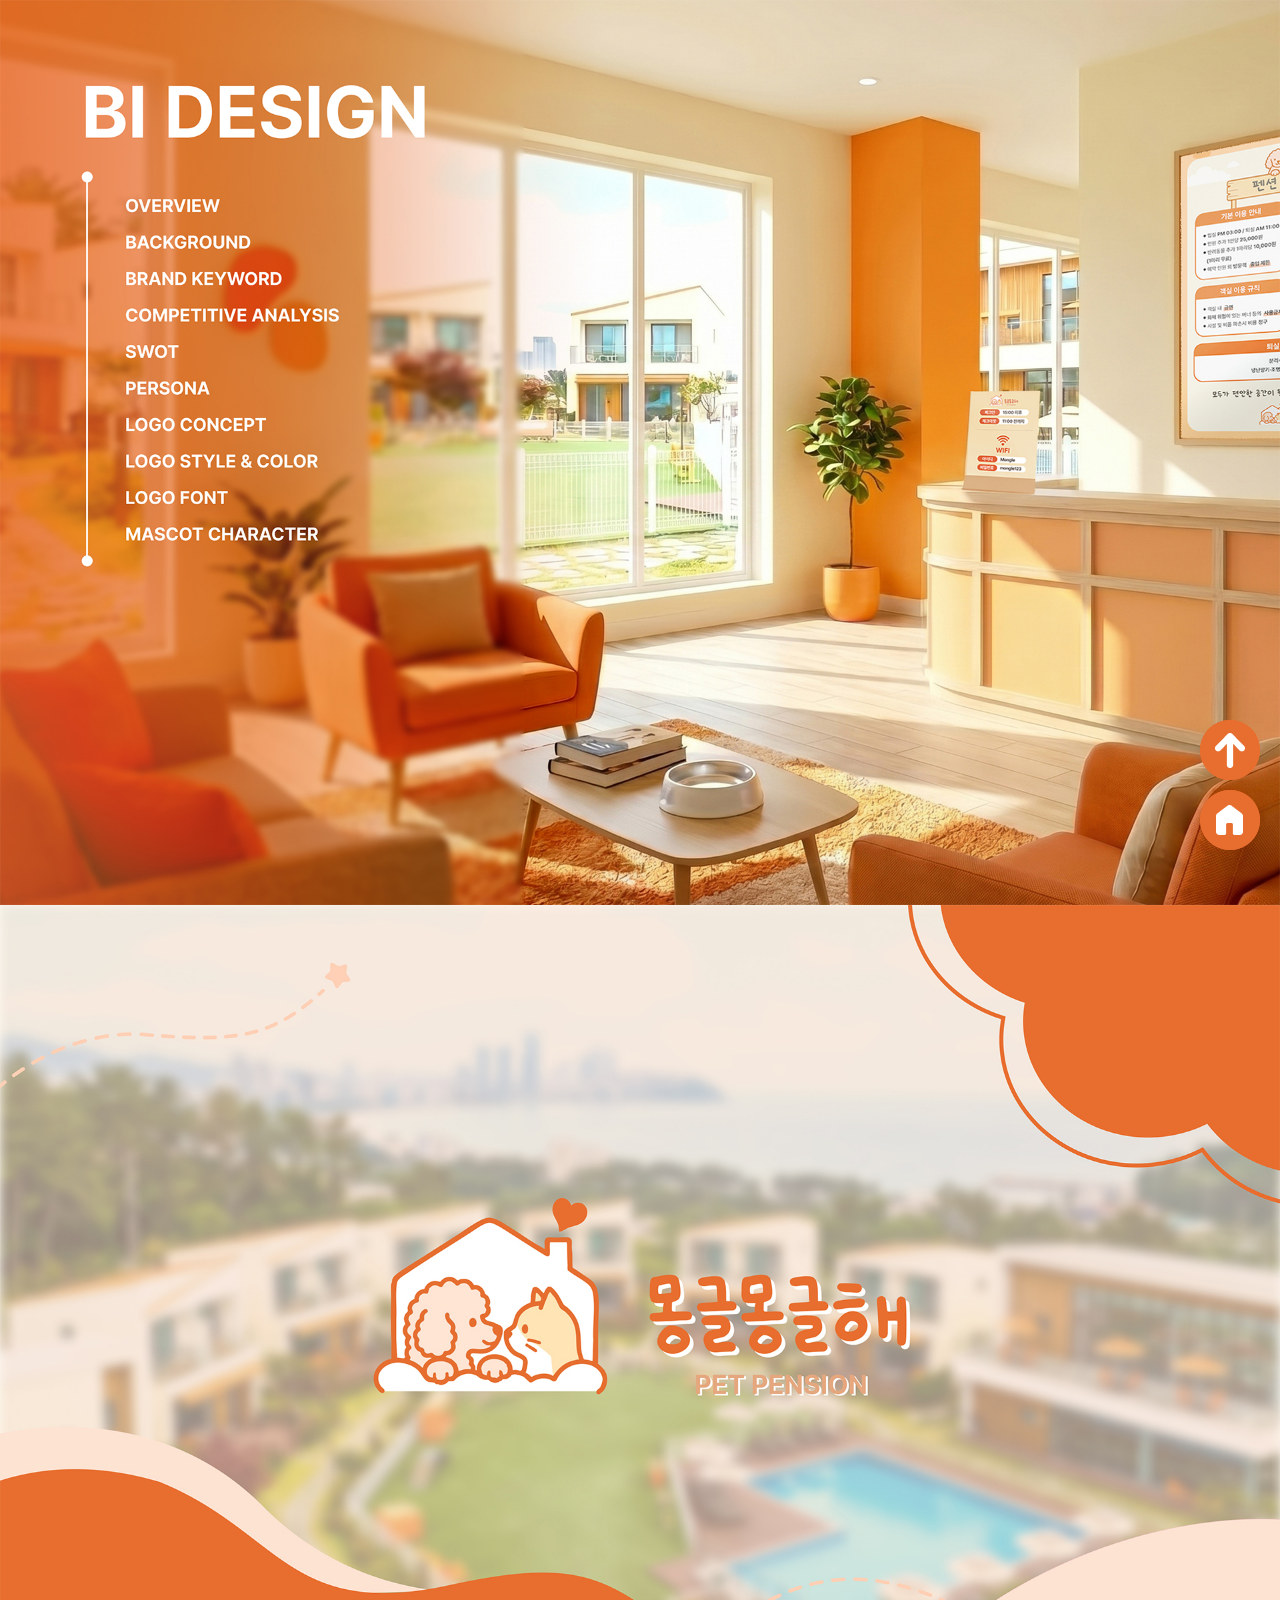
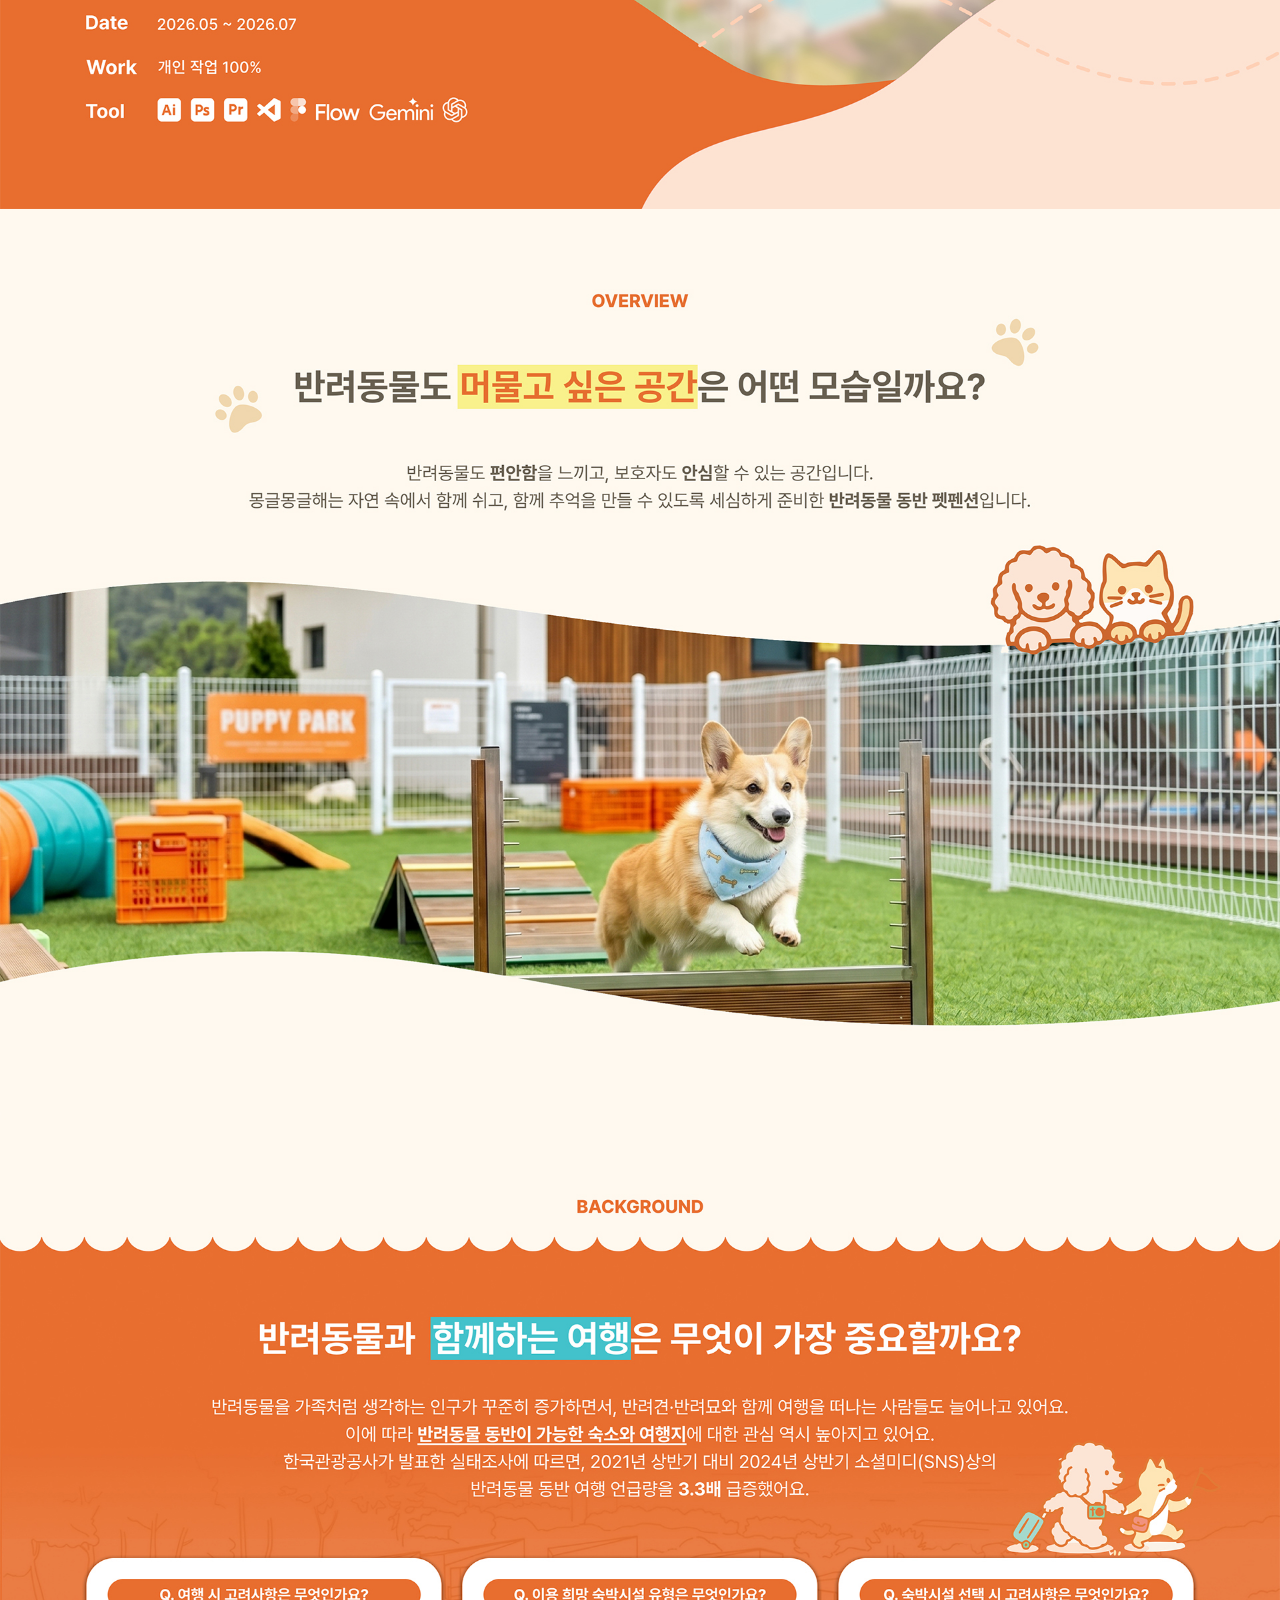
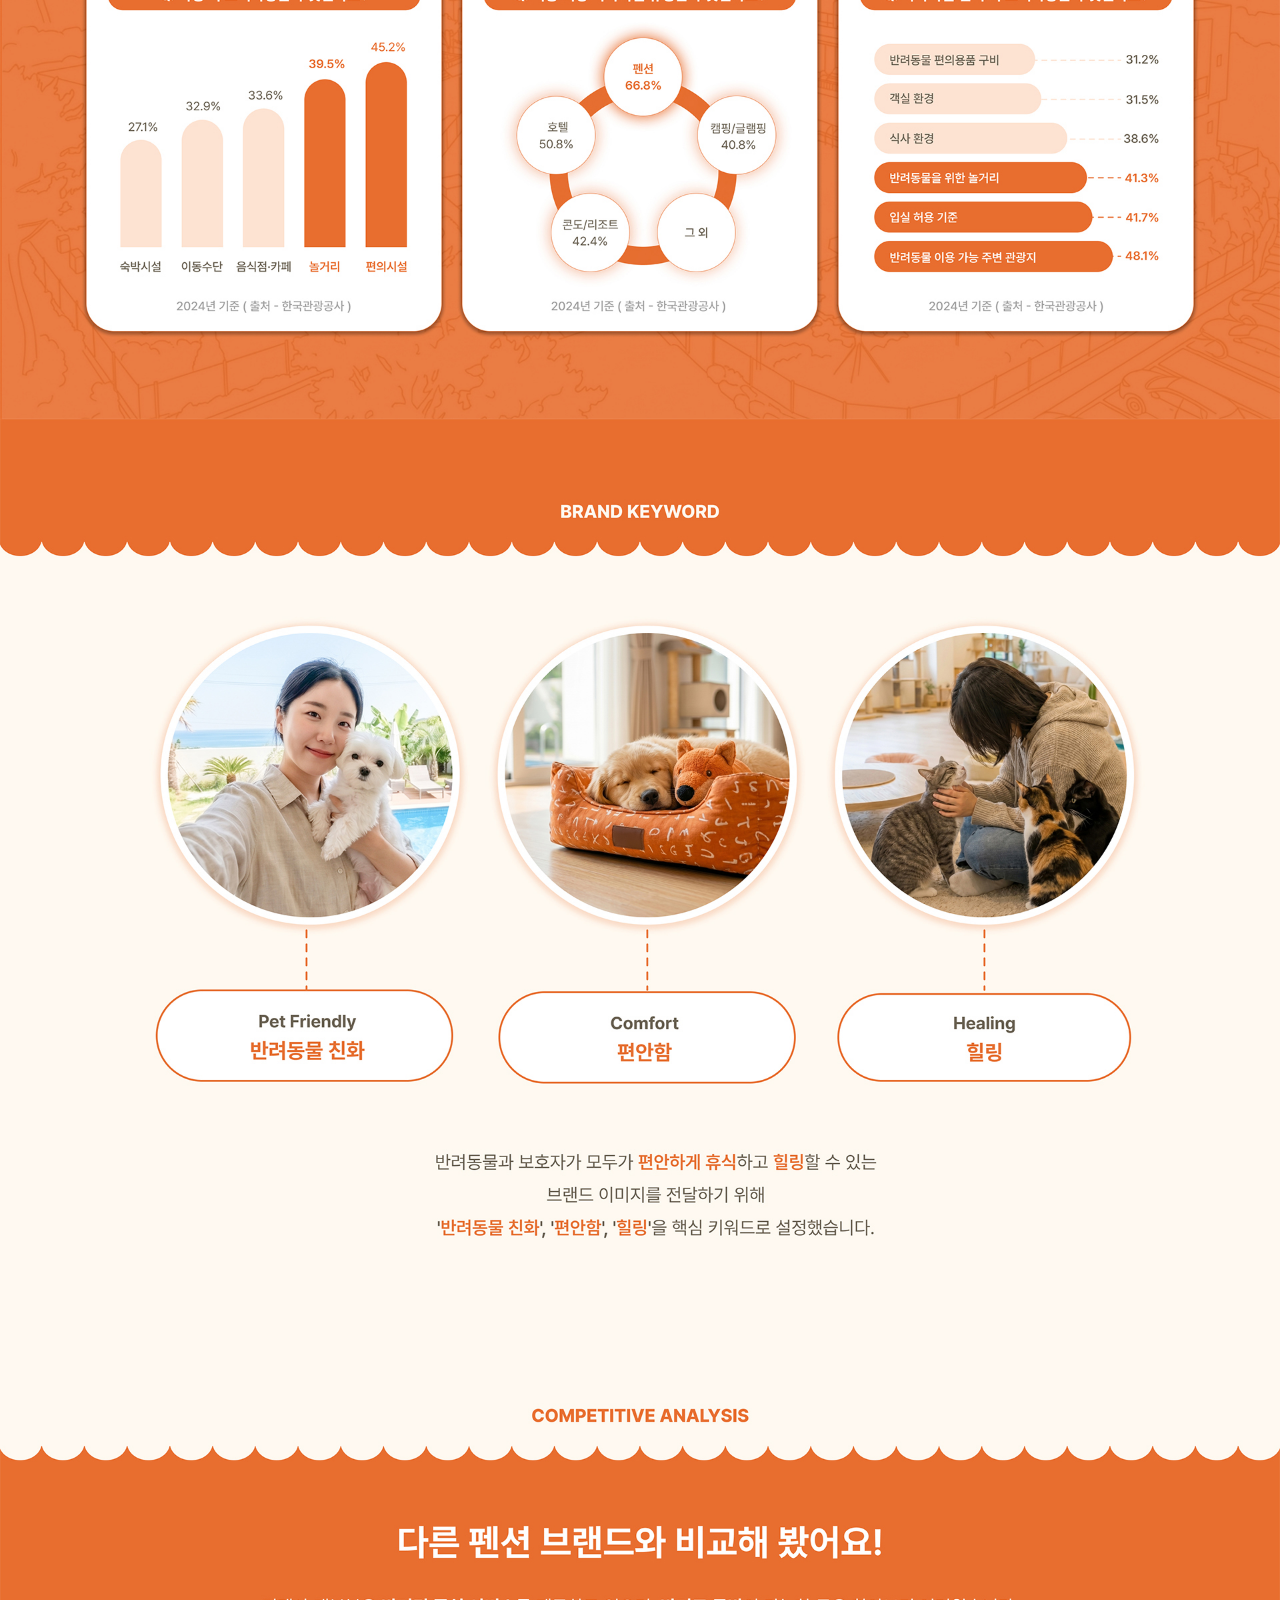
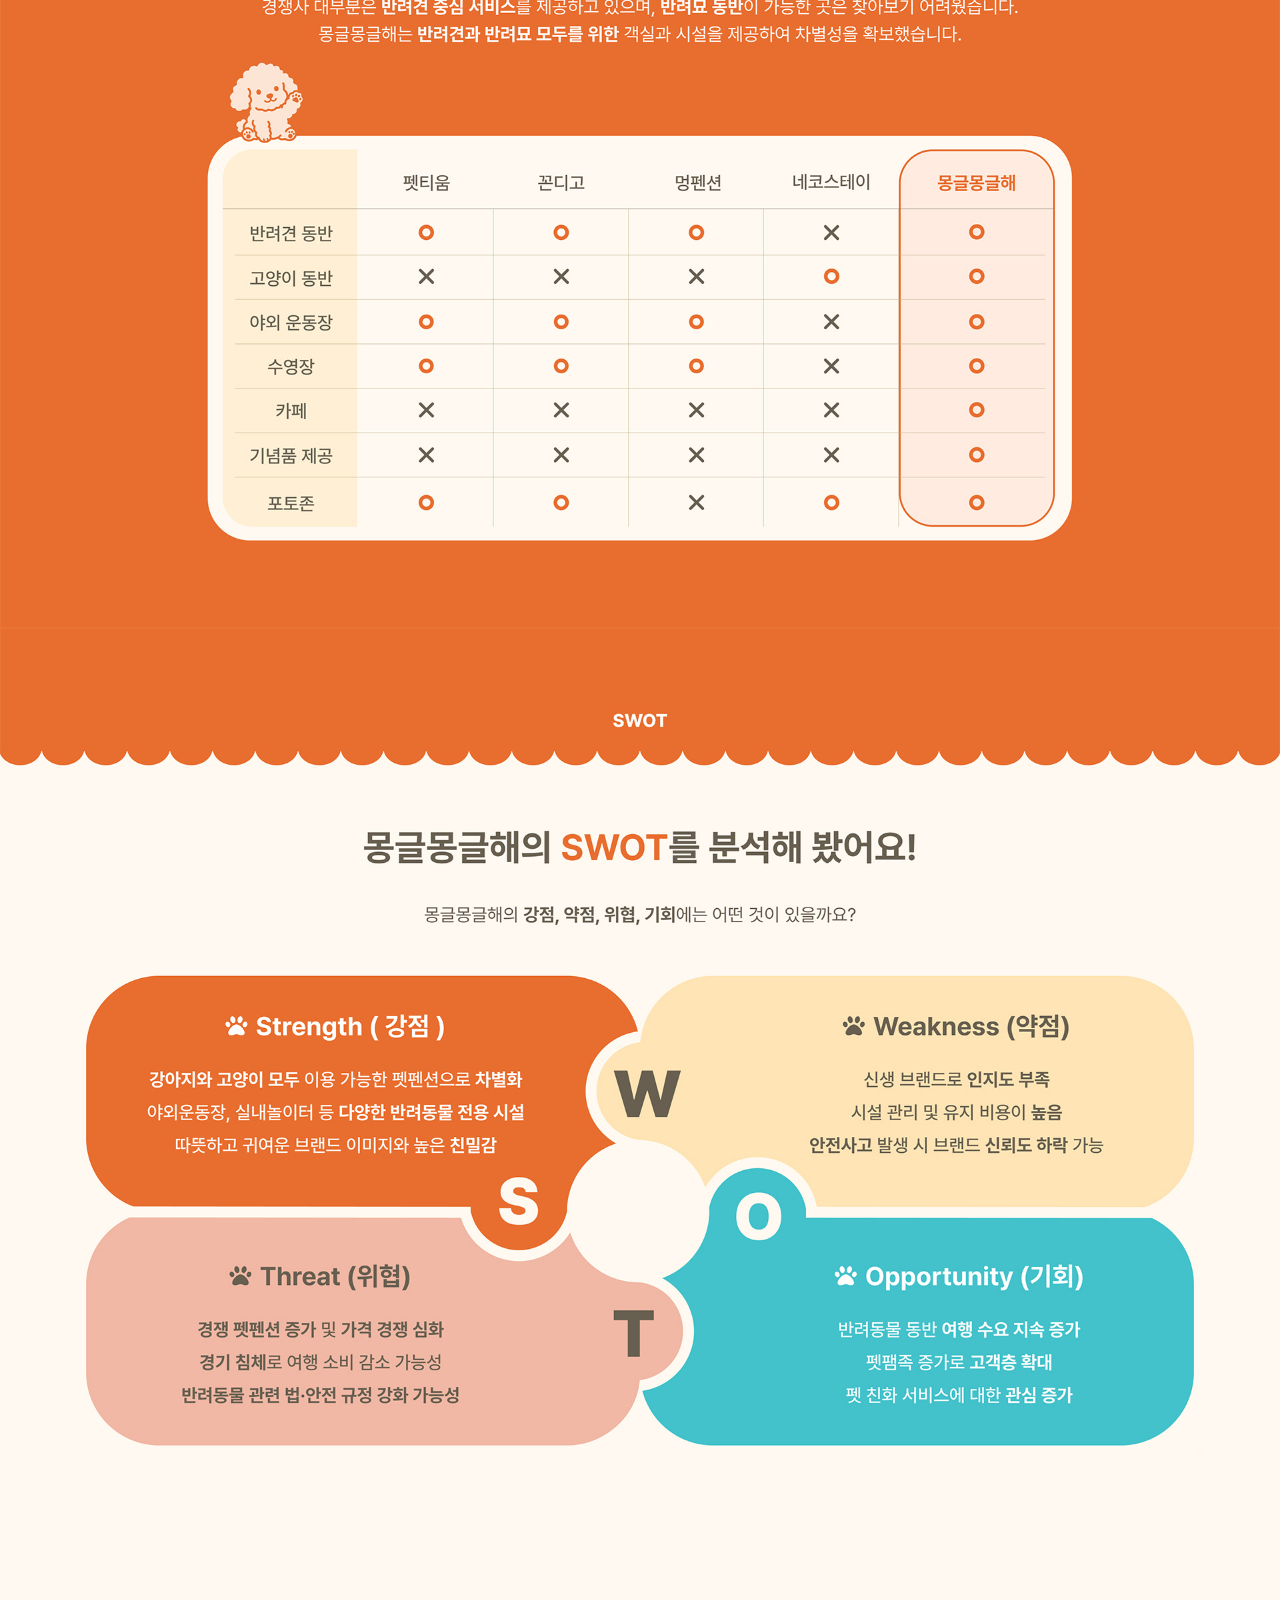
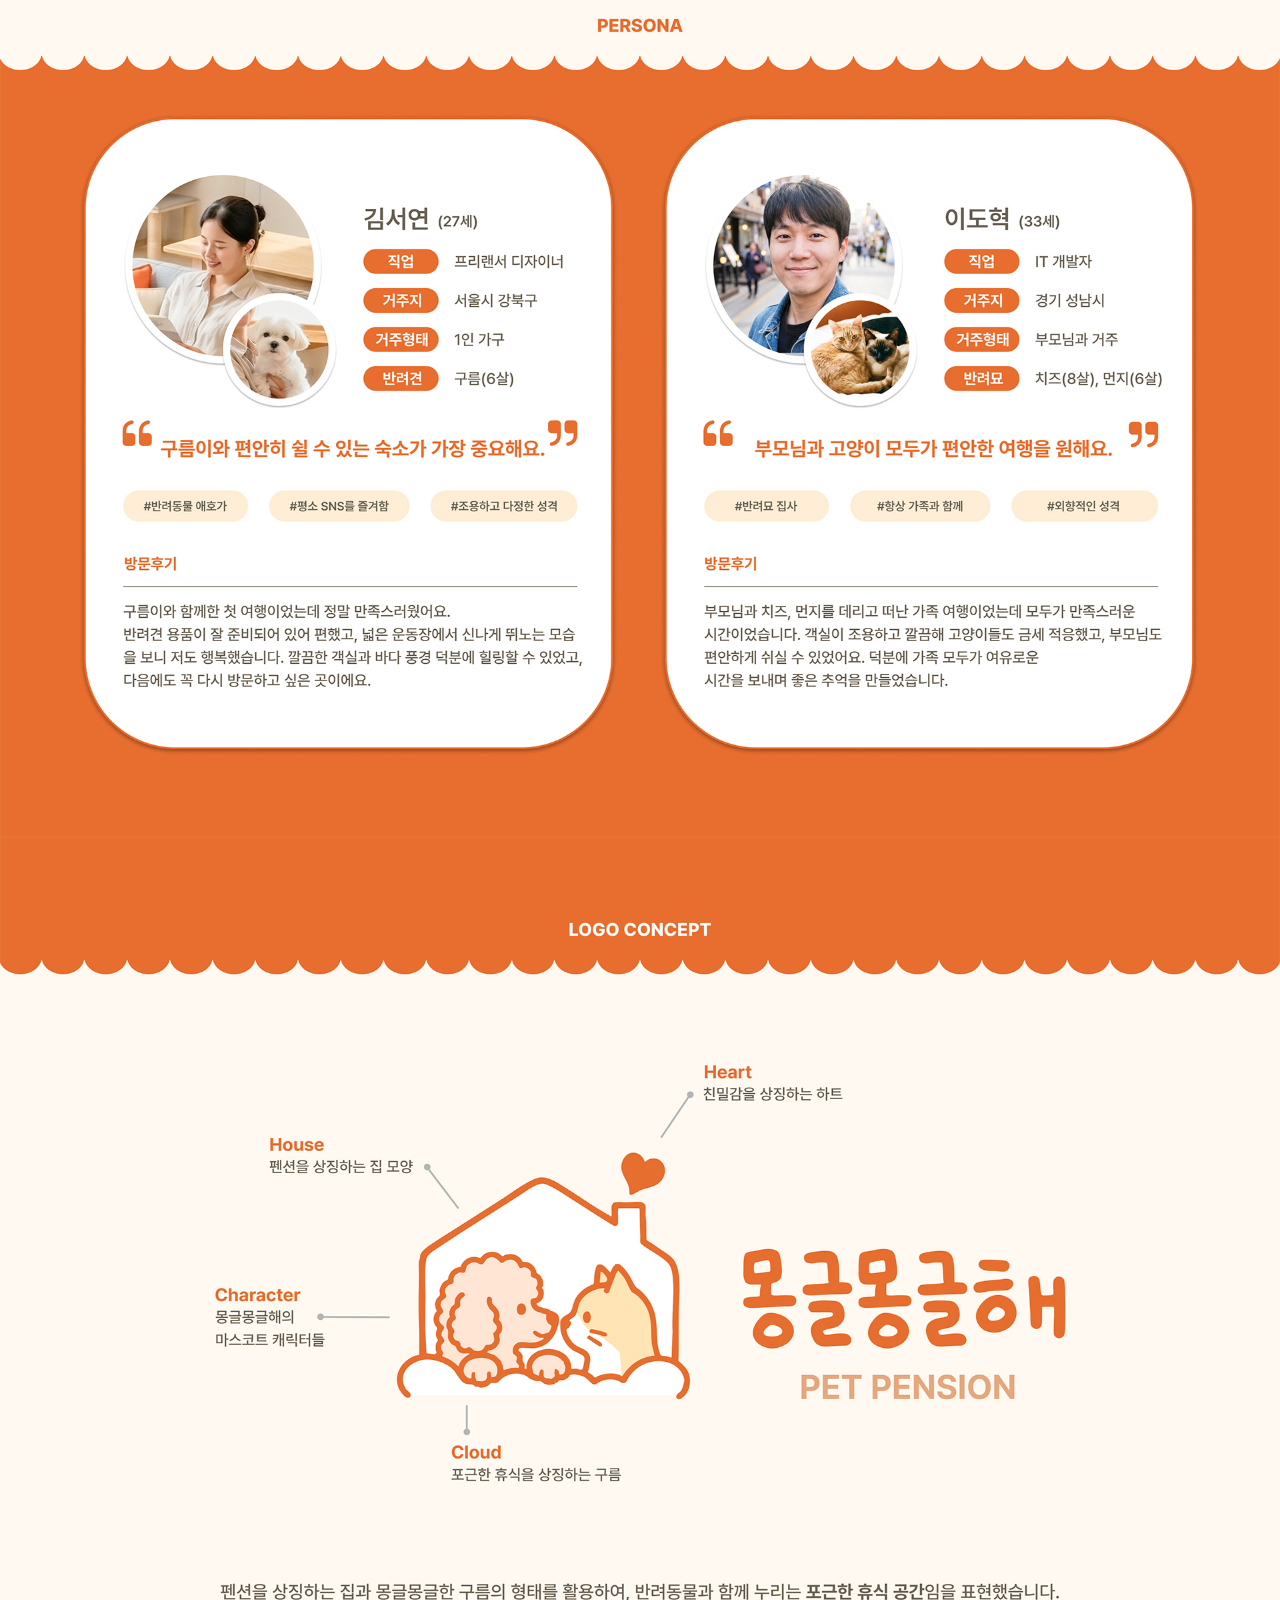
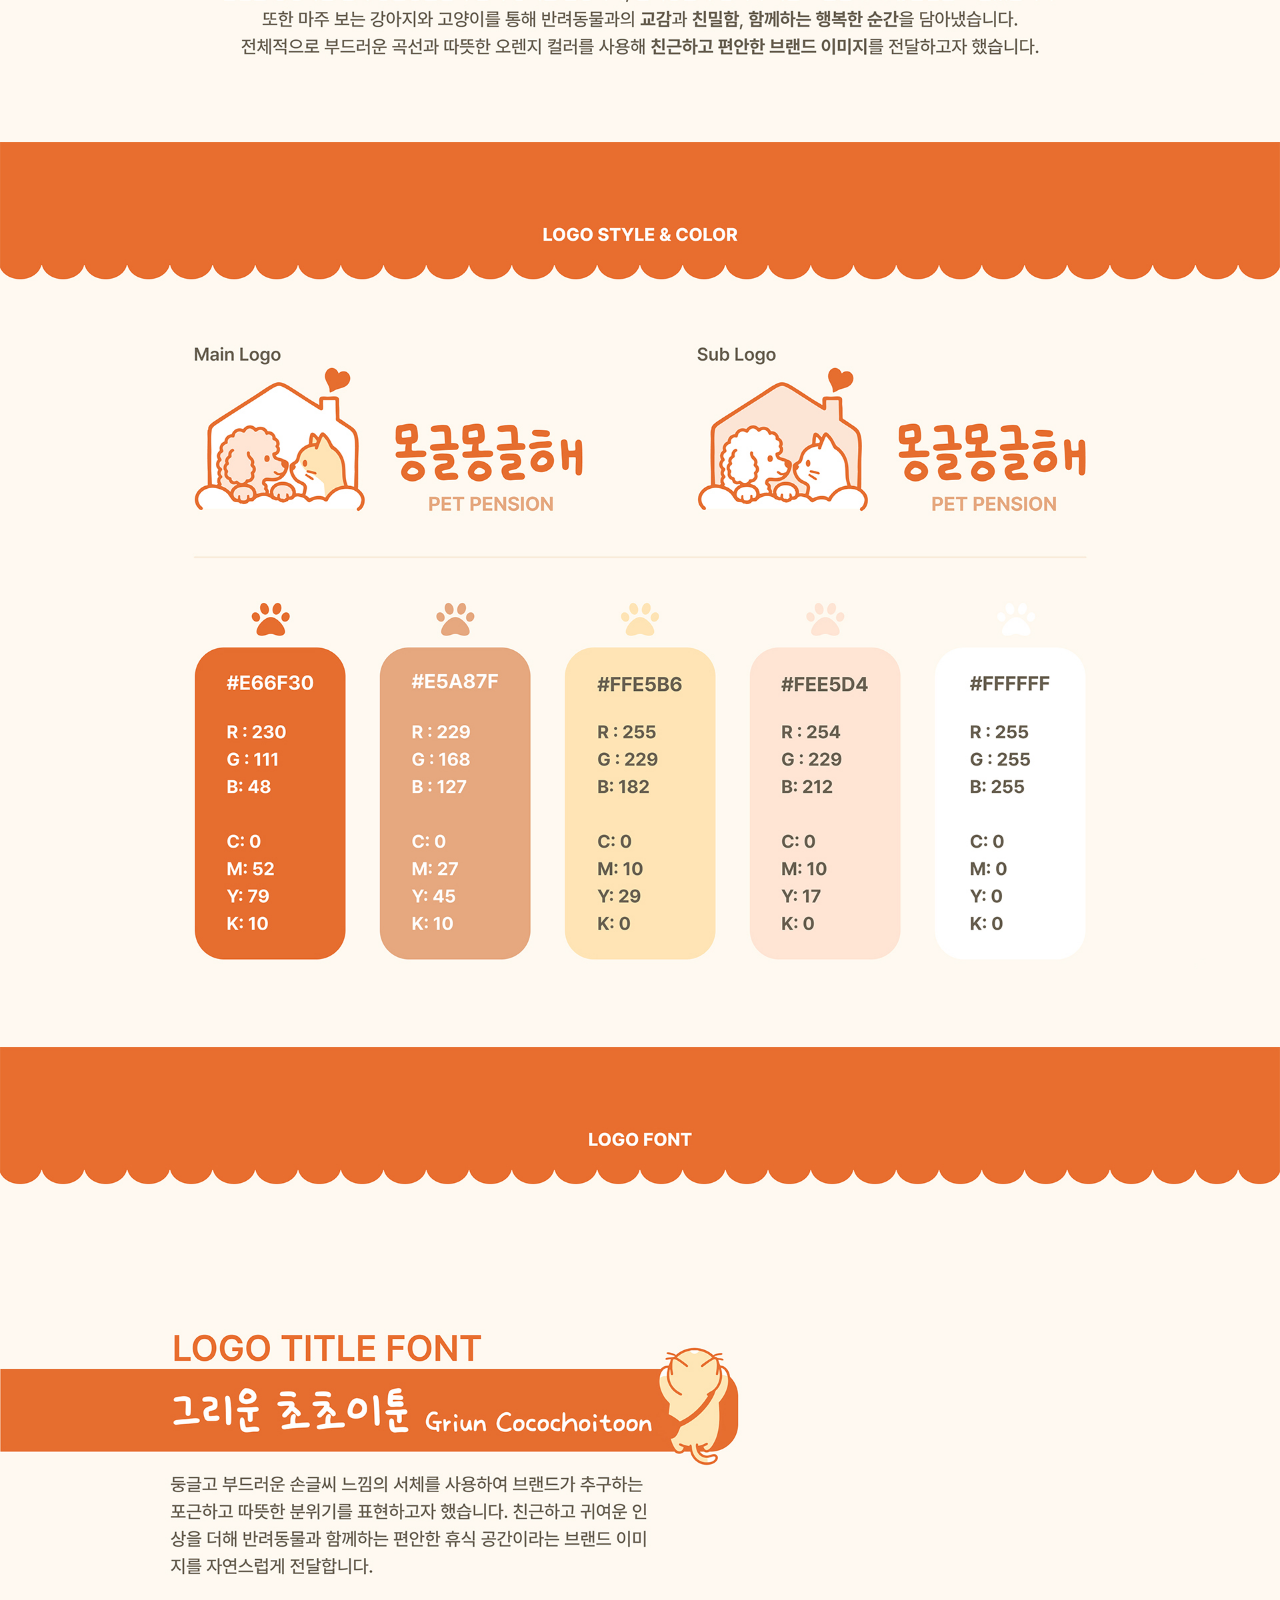
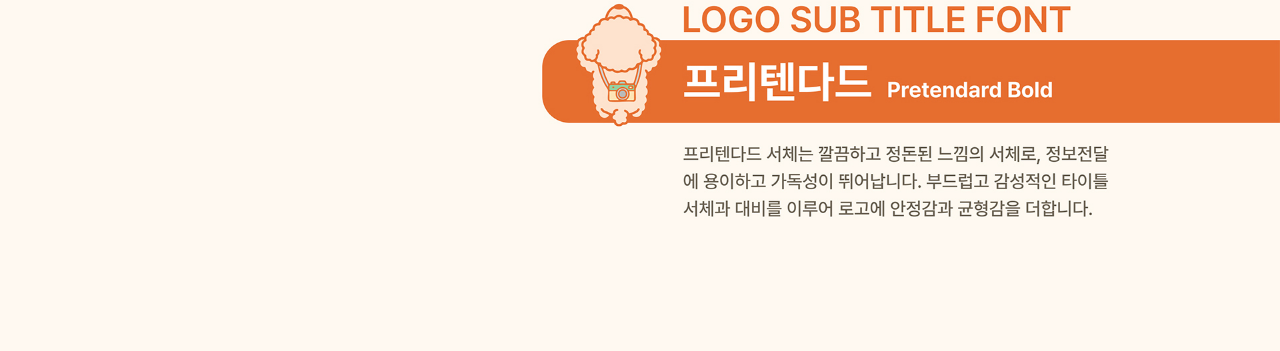
<file: brand_planning.html>
<!DOCTYPE html>
<html lang="ko">
<head>
    <meta charset="UTF-8">
    <meta name="viewport" content="width=device-width, initial-scale=1.0">
    <title>몽글몽글해 - Brand Planning</title>
    <link rel="shortcut icon" href="assets/img/mongle-favicon.png" type="image/x-icon">
    <link rel="stylesheet" href="assets/css/style.css">
</head>
<body id="top">
    <img src="./assets/img/brand-planning/BI1.jpg" alt="">
    <img src="./assets/img/brand-planning/BI2.jpg" alt="">
    <img src="./assets/img/brand-planning/BI3.jpg" alt="">
    <img src="./assets/img/brand-planning/BI4.jpg" alt="">
    <img src="./assets/img/brand-planning/BI5.jpg" alt="">
    <img src="./assets/img/brand-planning/BI6.jpg" alt="">
    <img src="./assets/img/brand-planning/BI7.jpg" alt="">
    <img src="./assets/img/brand-planning/BI8.jpg" alt="">
    <img src="./assets/img/brand-planning/BI9.jpg" alt="">
    <img src="./assets/img/brand-planning/BI10.jpg" alt="">
    <img src="./assets/img/brand-planning/BI11.jpg" alt="">
    <div class="sub_fix_btn">
        <p class="top_btn"><a href="#top"><img src="./assets/img/TOP-btn.png" alt=""></a></p>
        <p class="home_btn"><a href="./index.html" target="_blank"><img src="./assets/img/home-btn.png" alt=""></a></p>
    </div>
   
</body>
</html>
</file>
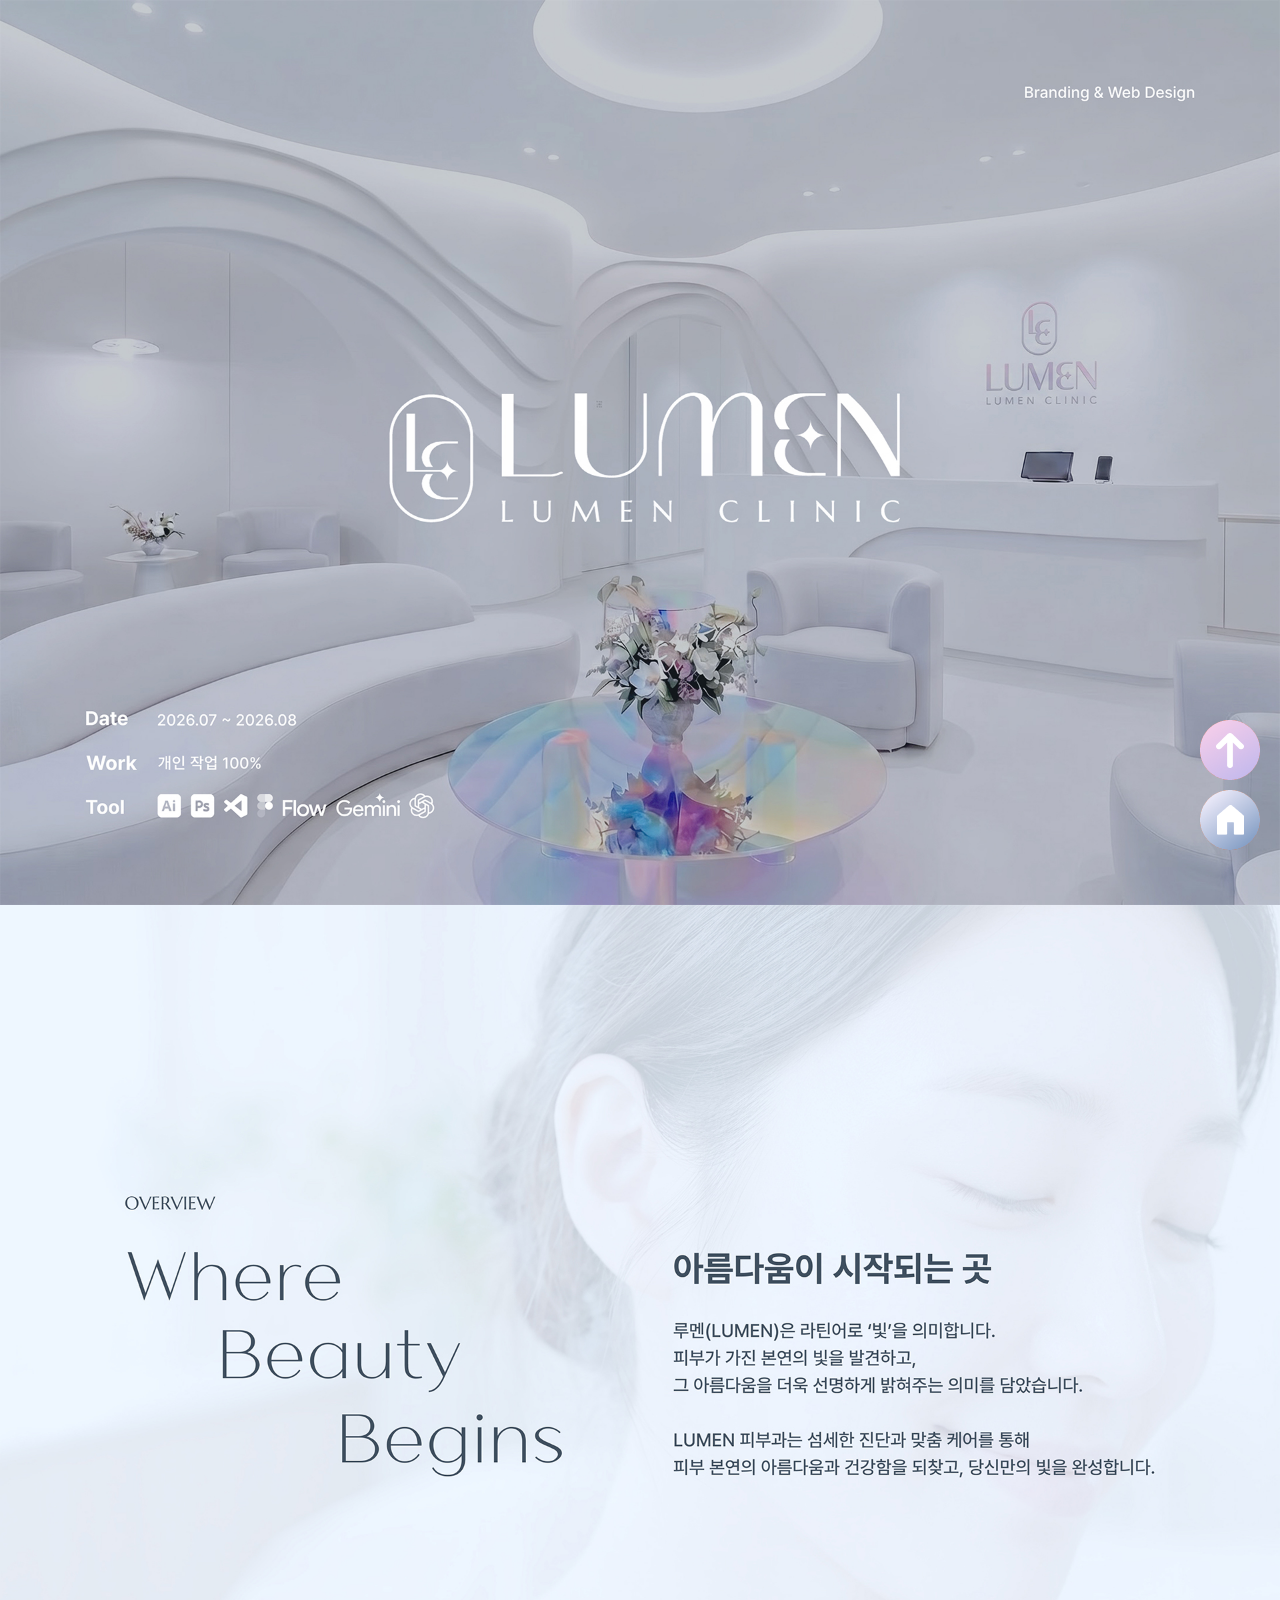
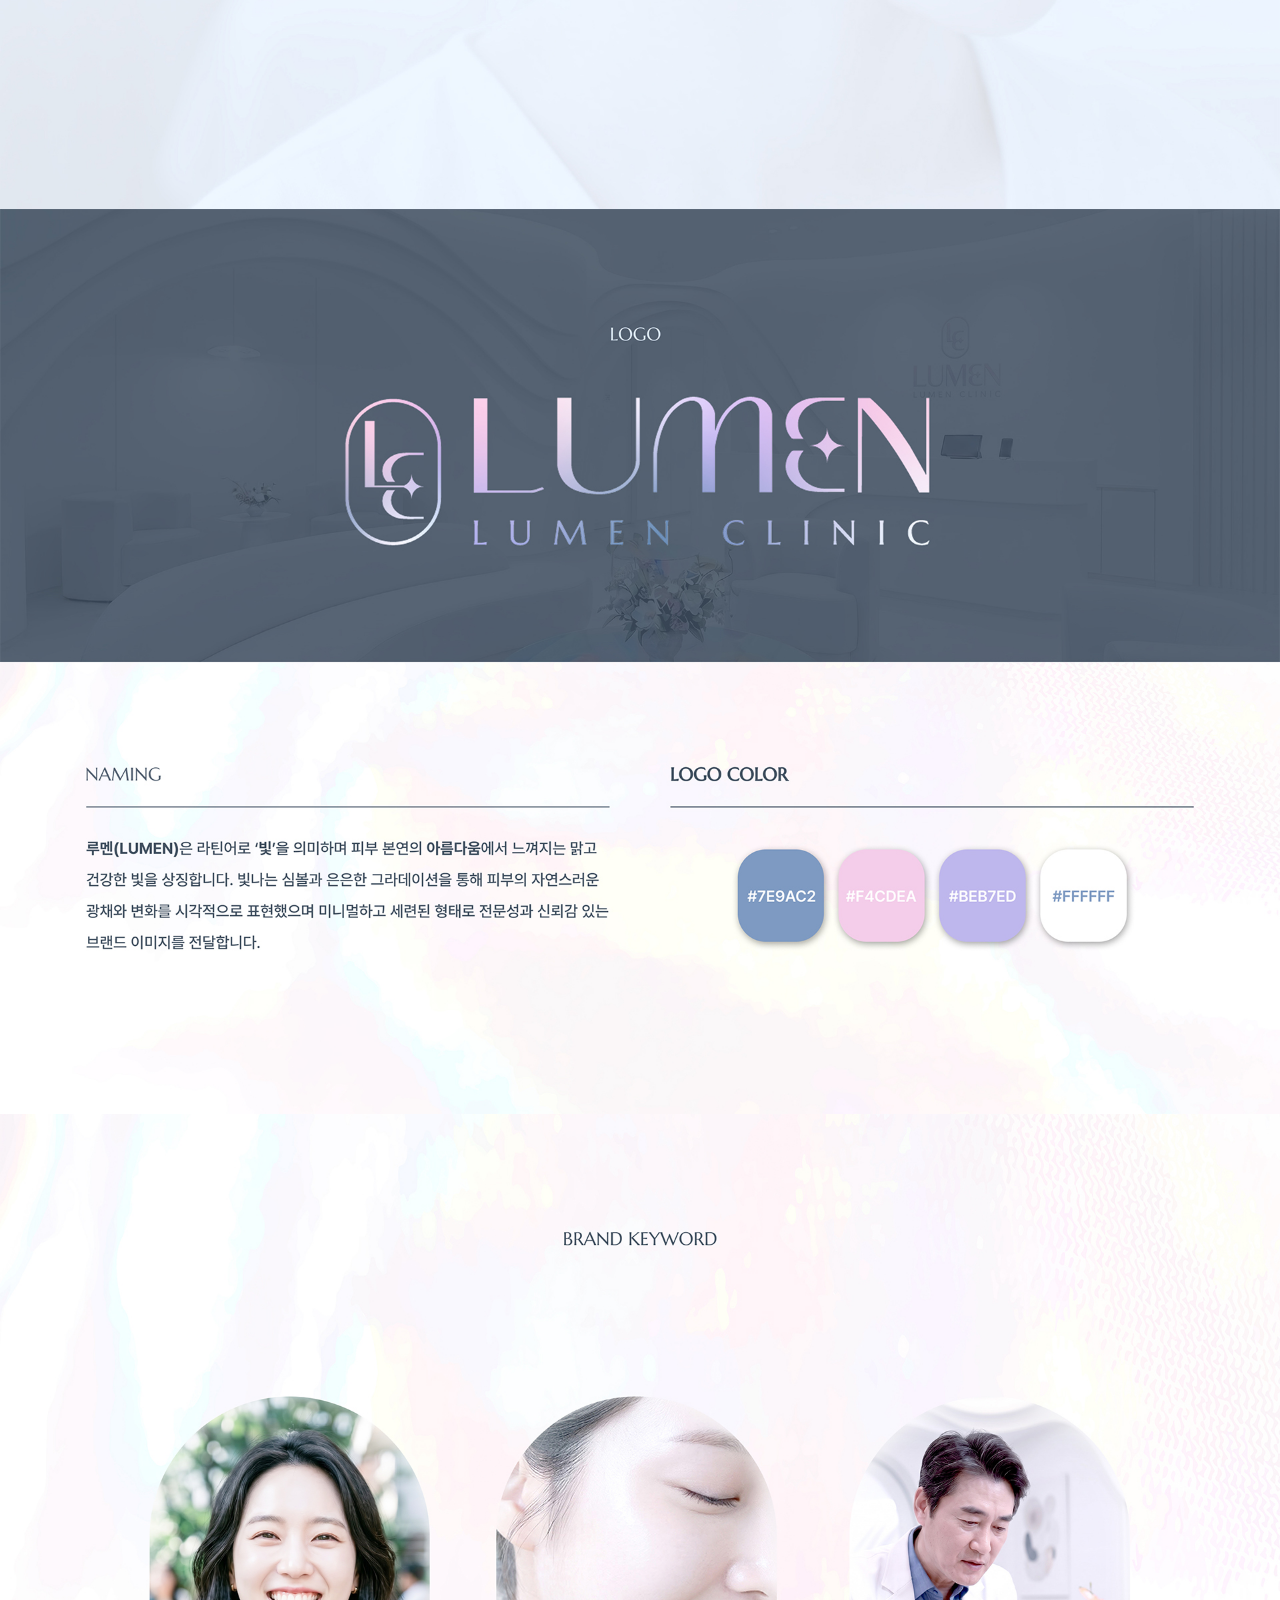
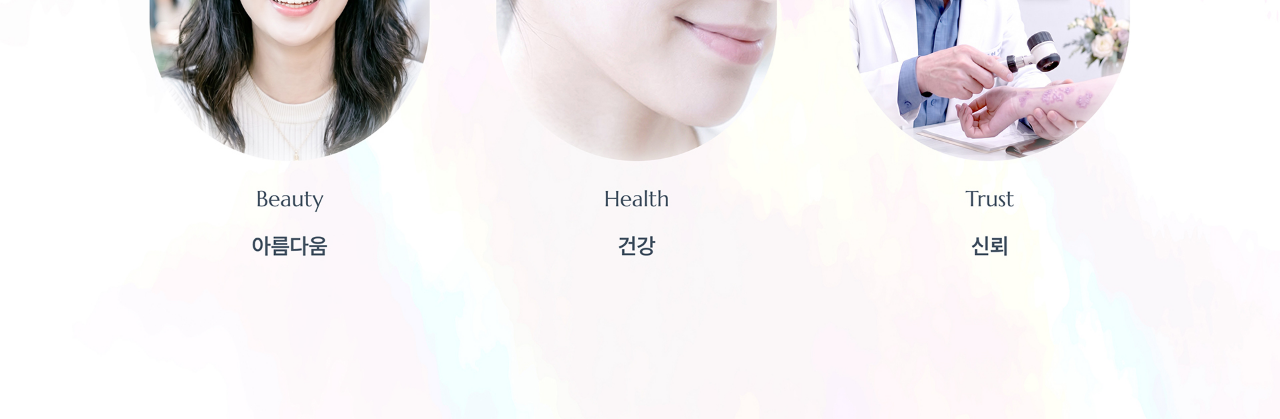
<file: LUMEN_brand_planning.html>
<!DOCTYPE html>
<html lang="ko">
<head>
    <meta charset="UTF-8">
    <meta name="viewport" content="width=device-width, initial-scale=1.0">
    <title>LUMEN - Brand Planning</title>
    <link rel="shortcut icon" href="assets/img/mongle-favicon.png" type="image/x-icon">
    <link rel="shortcut icon" href="./assets/img/lumen/favicon.svg" type="image/x-icon">

    <!--css-->
    <link rel="stylesheet" href="assets/css/style.css">
</head>
<body id="top">
    <img src="./assets/img/lumen/Brand_Planning1.jpg" alt="1">
    <img src="./assets/img/lumen/Brand_Planning2.jpg" alt="2">
    <img src="./assets/img/lumen/Brand_Planning3.jpg" alt="3">
    <img src="./assets/img/lumen/Brand_Planning4.jpg" alt="4">
    
    <div class="sub_fix_btn">
        <p class="top_btn"><a href="#top"><img src="./assets/img/lumen/lumen_top.png" alt="위로가기"></a></p>
        <p class="home_btn"><a href="./index.html" target="_blank"><img src="./assets/img/lumen/lumen_house.png" alt="홈페이지"></a></p>
    </div>
   
</body>
</html>
</file>
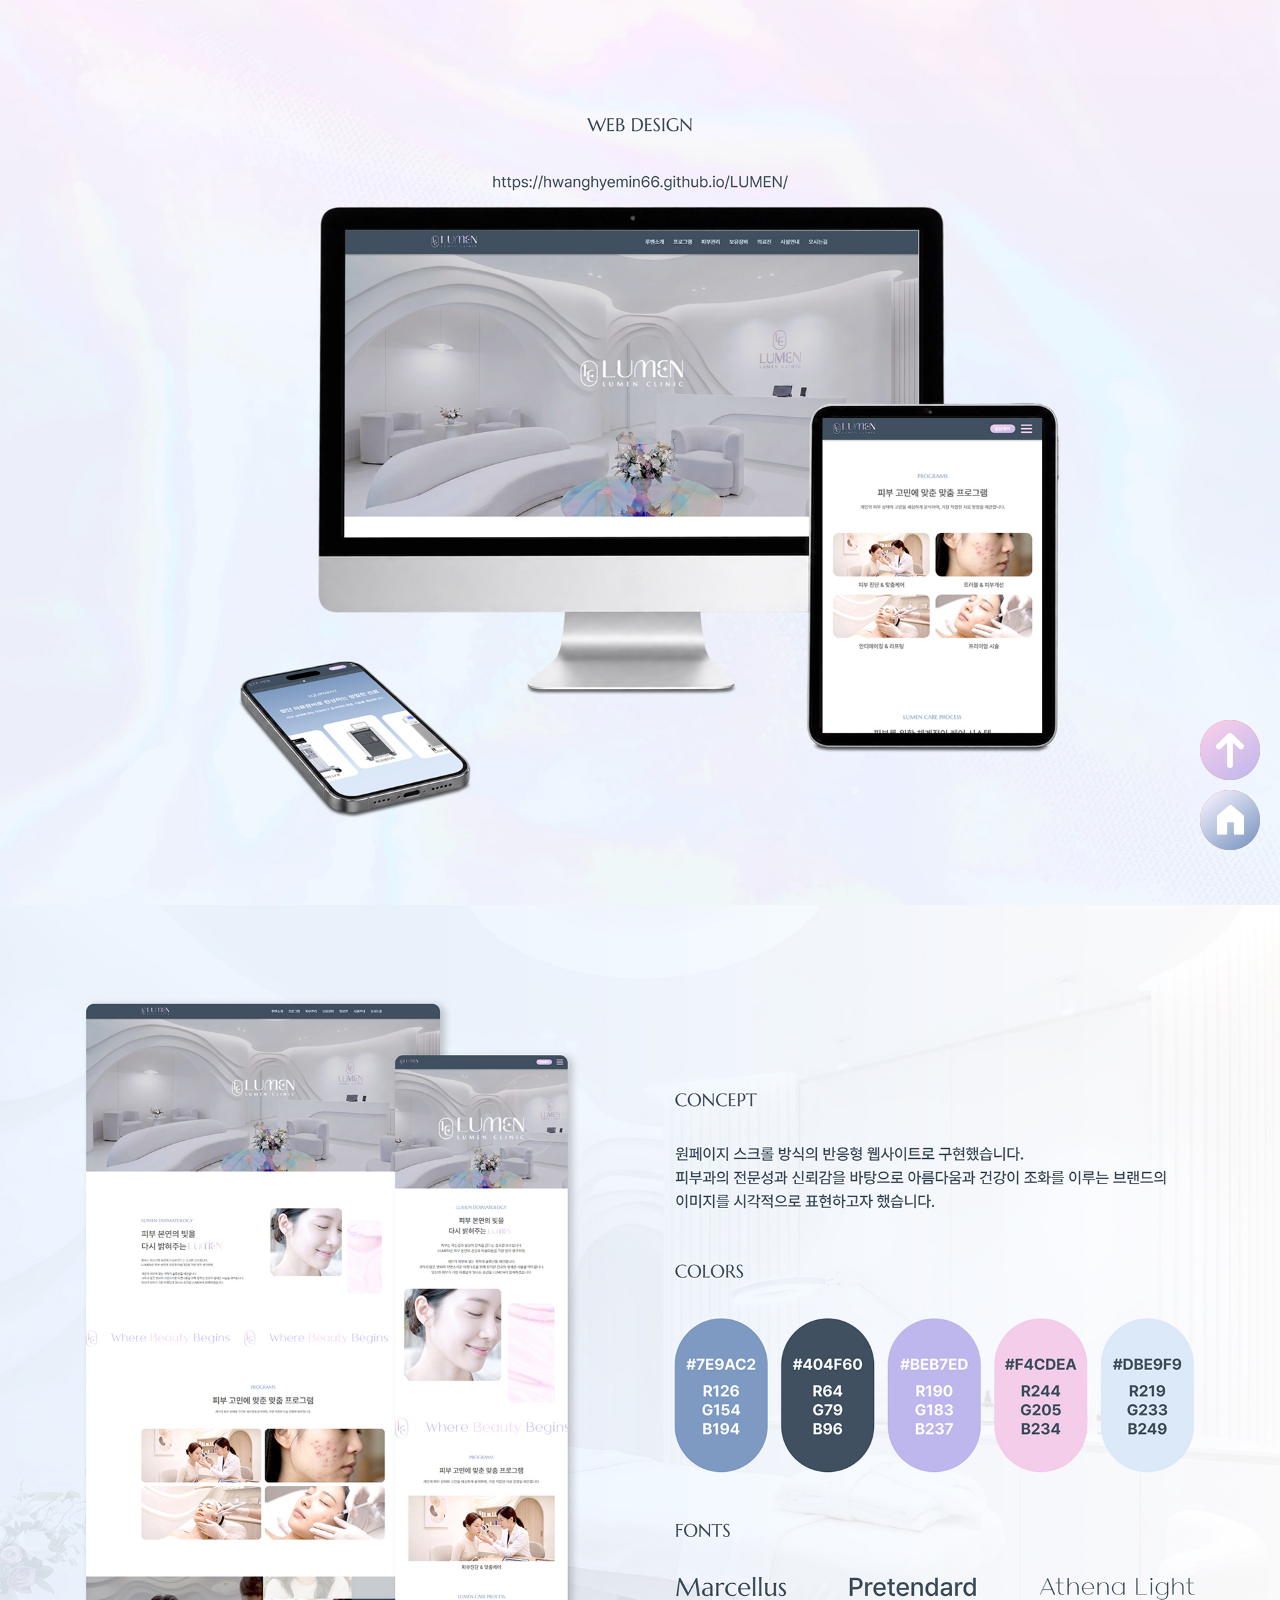
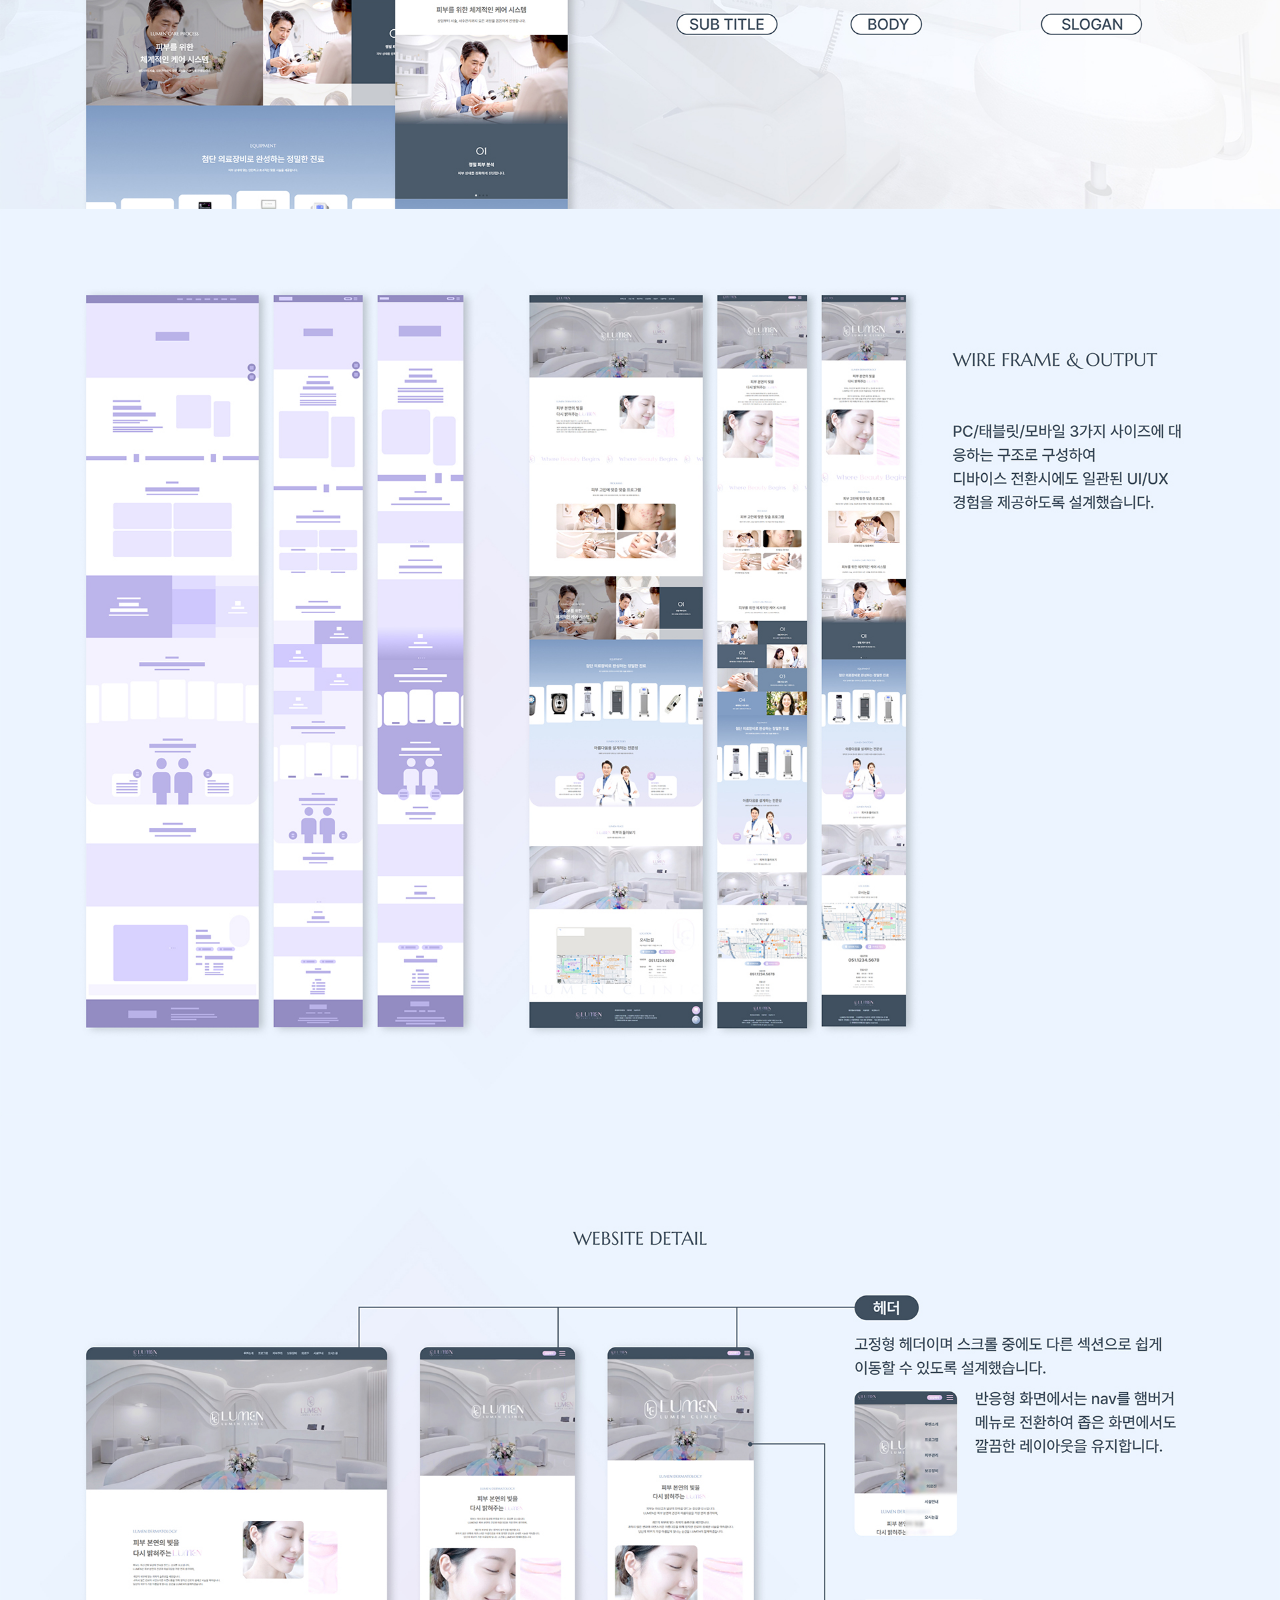
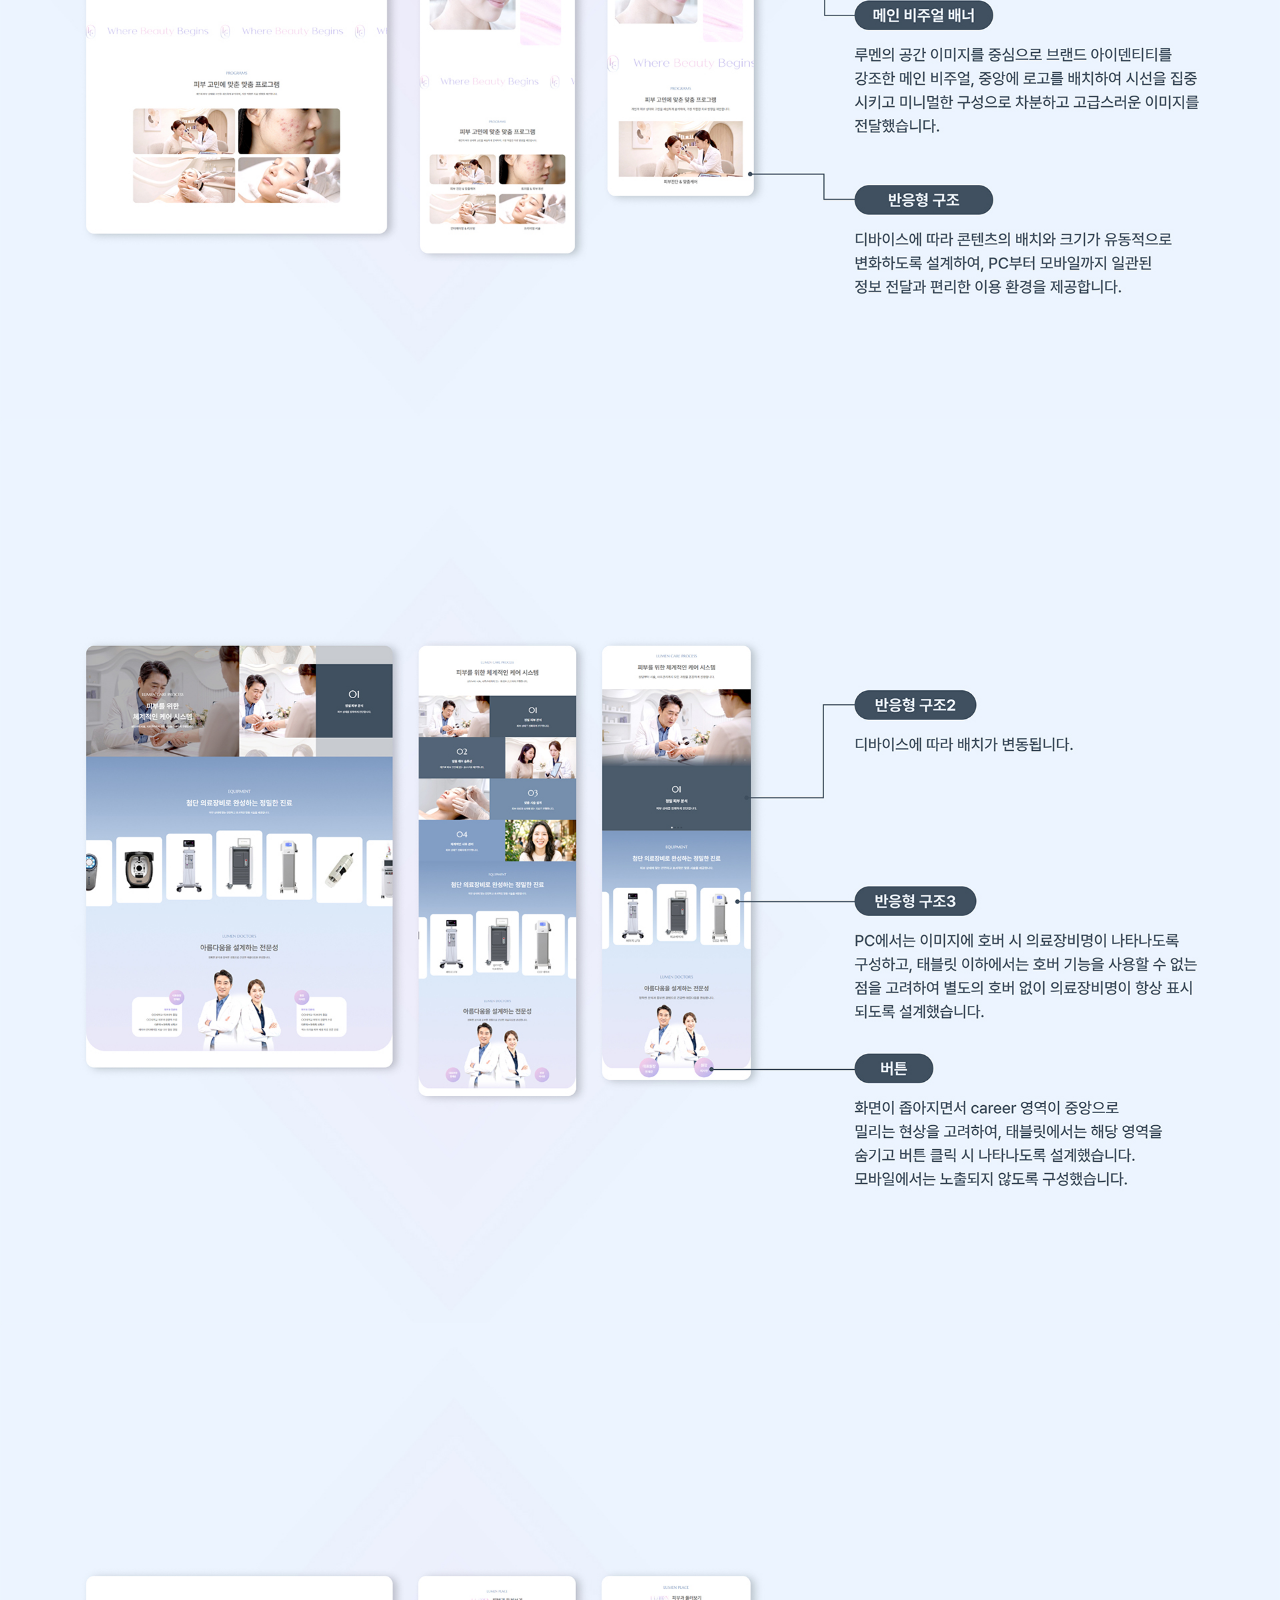
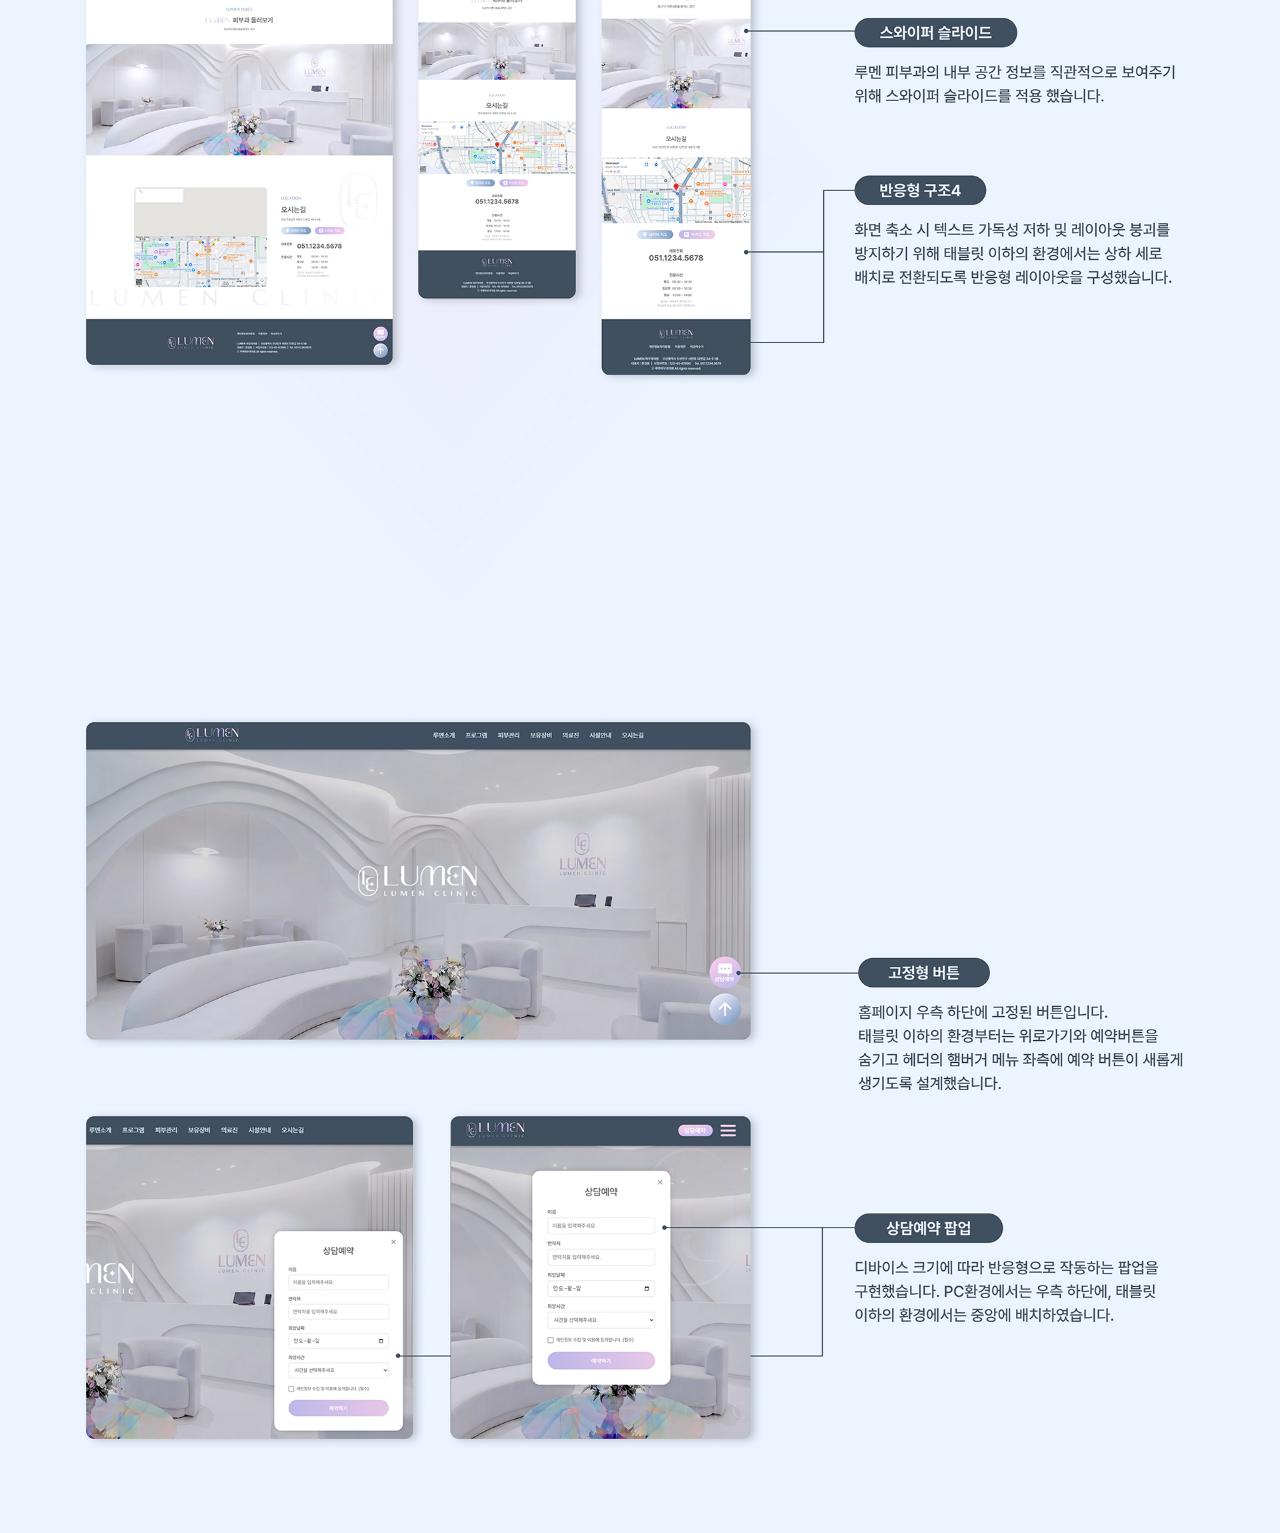
<file: LUMEN_Web_Guide.html>
<!DOCTYPE html>
<html lang="ko">
<head>
    <meta charset="UTF-8">
    <meta name="viewport" content="width=device-width, initial-scale=1.0">
    <title>LUMEN - Brand Planning</title>
    <link rel="shortcut icon" href="assets/img/mongle-favicon.png" type="image/x-icon">
    <link rel="shortcut icon" href="./assets/img/lumen/favicon.svg" type="image/x-icon">

    <!--css-->
    <link rel="stylesheet" href="assets/css/style.css">
</head>
<body id="top">
    <img src="./assets/img/lumen/WebDesign1.jpg" alt="1">
    <img src="./assets/img/lumen/WebDesign2.jpg" alt="2">
    <img src="./assets/img/lumen/WebDesign3.jpg" alt="3">
    <img src="./assets/img/lumen/WebDesign4.jpg" alt="4">
    <img src="./assets/img/lumen/WebDesign5.jpg" alt="5">
    <img src="./assets/img/lumen/WebDesign6.jpg" alt="6">
    <img src="./assets/img/lumen/WebDesign7.jpg" alt="7">
  
    <div class="sub_fix_btn">
        <p class="top_btn"><a href="#top"><img src="./assets/img/lumen/lumen_top.png" alt="위로가기"></a></p>
        <p class="home_btn"><a href="./index.html" target="_blank"><img src="./assets/img/lumen/lumen_house.png" alt="홈페이지"></a></p>
    </div>
   
   
</body>
</html>
</file>
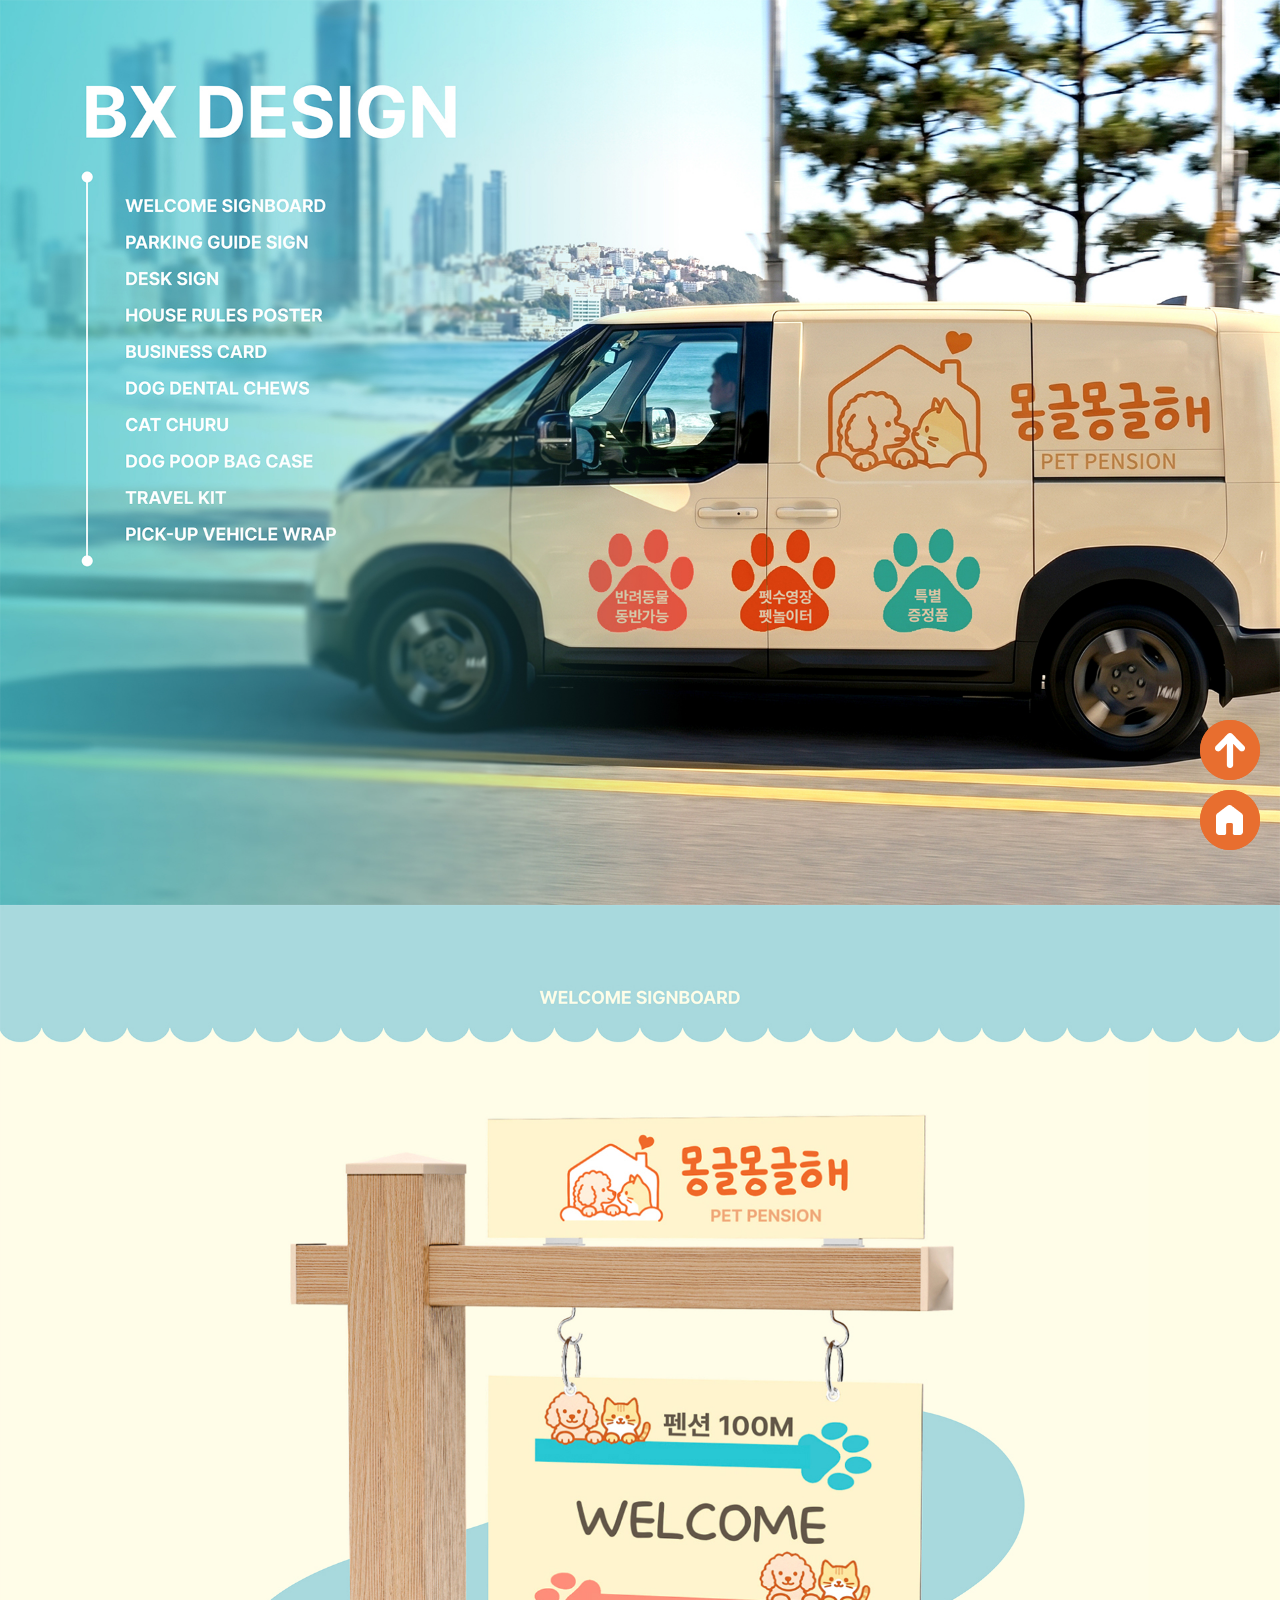
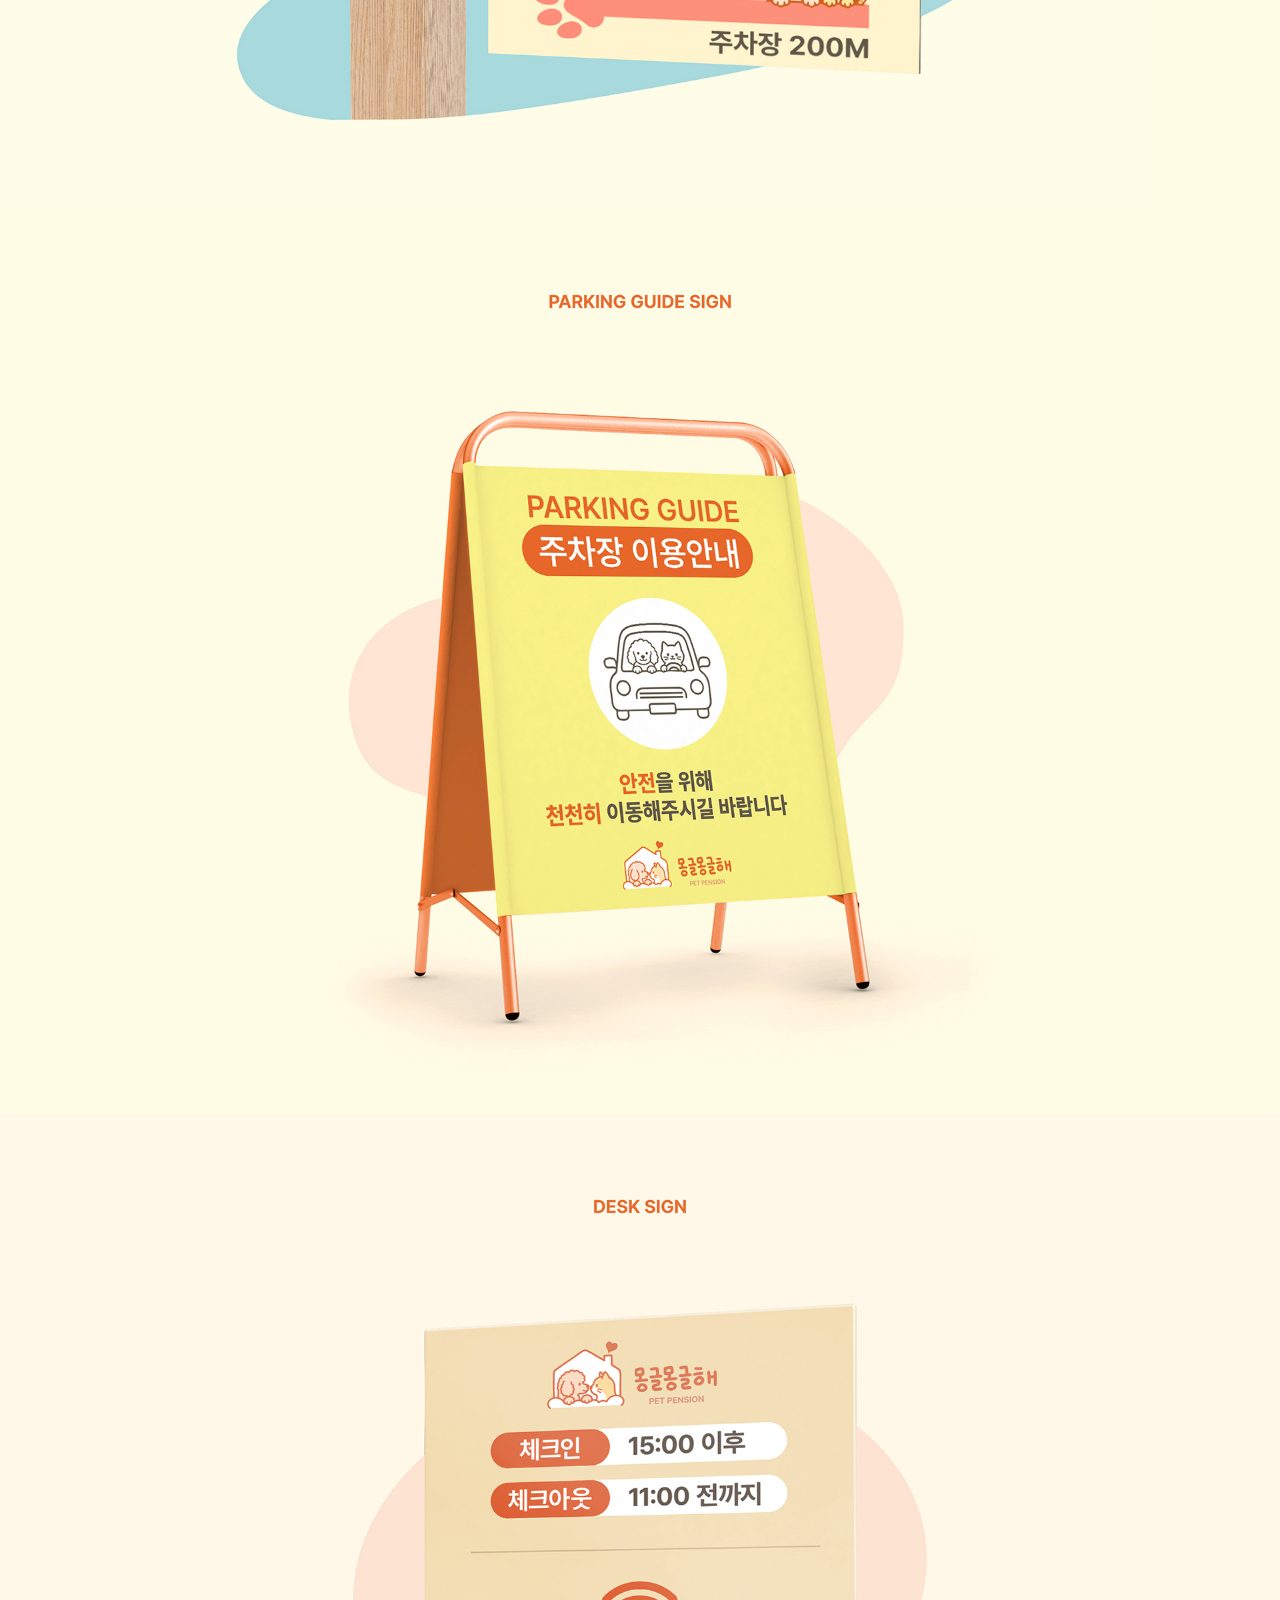
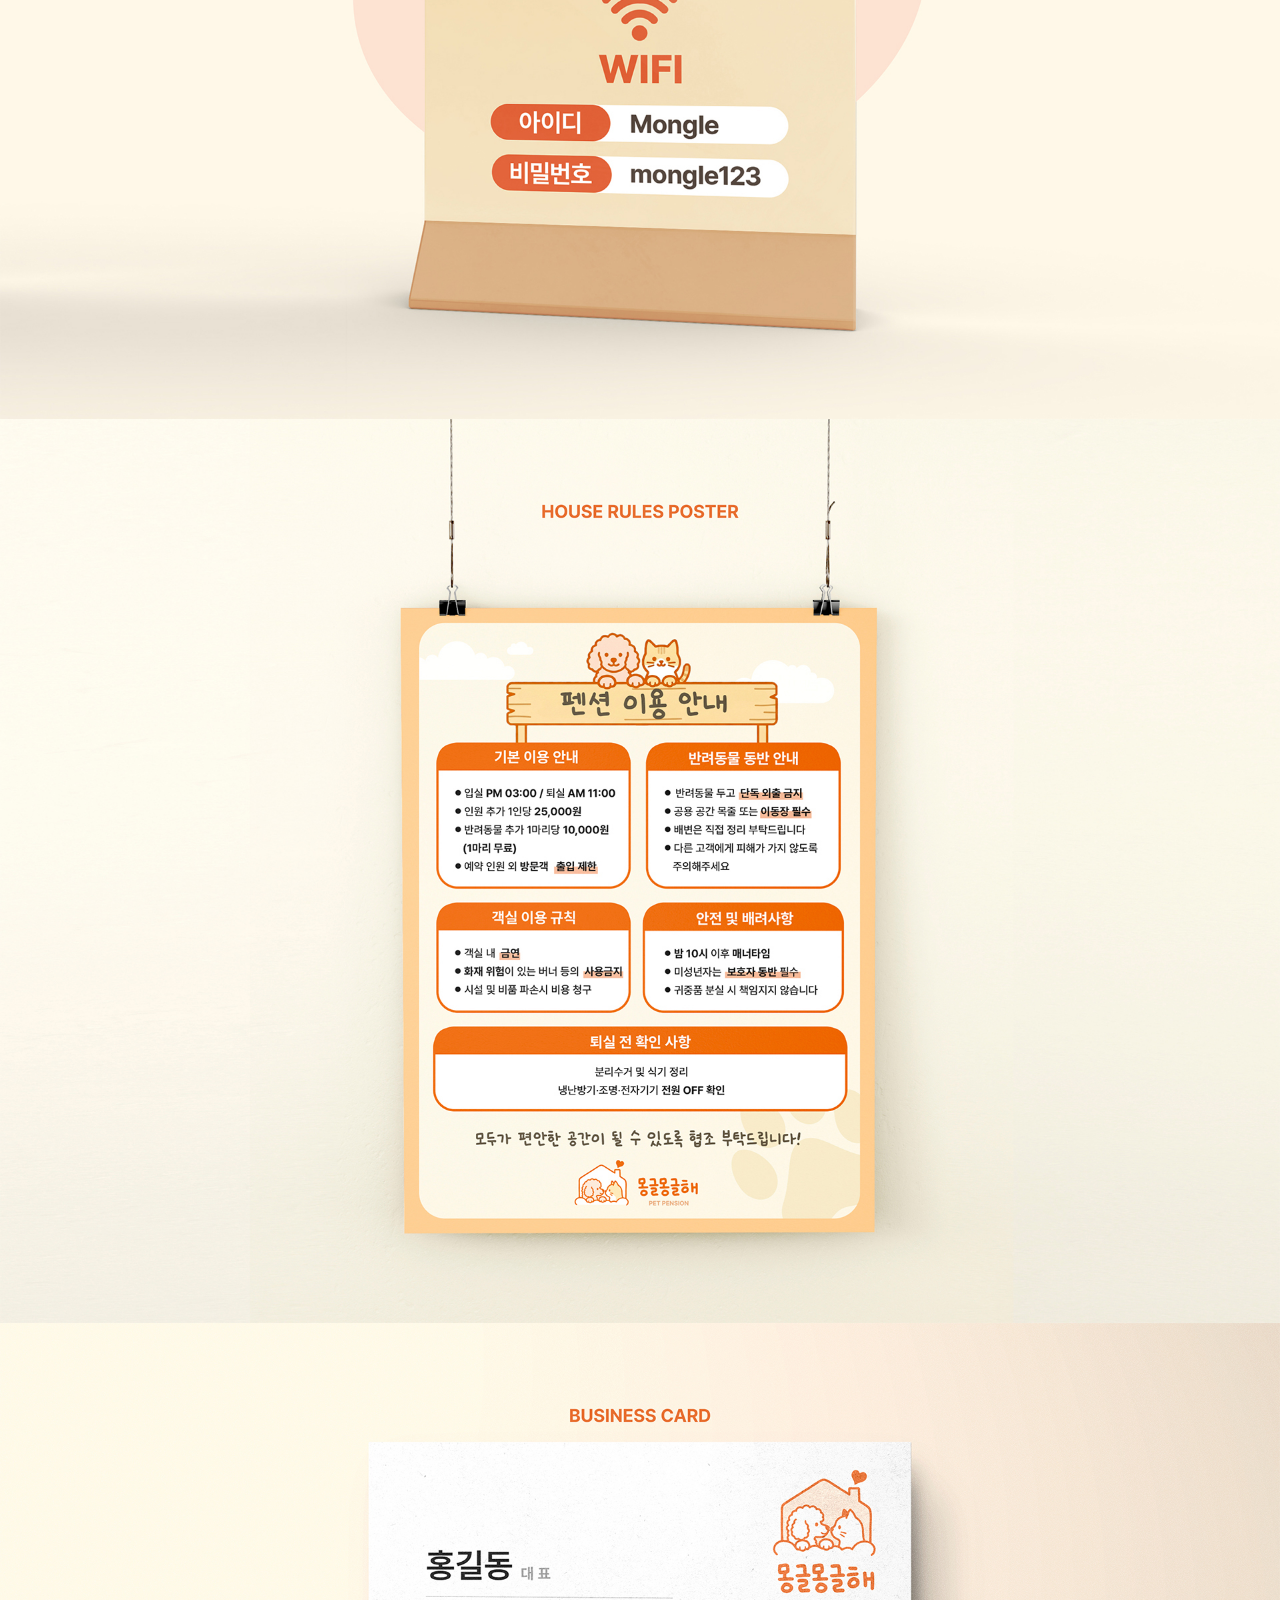
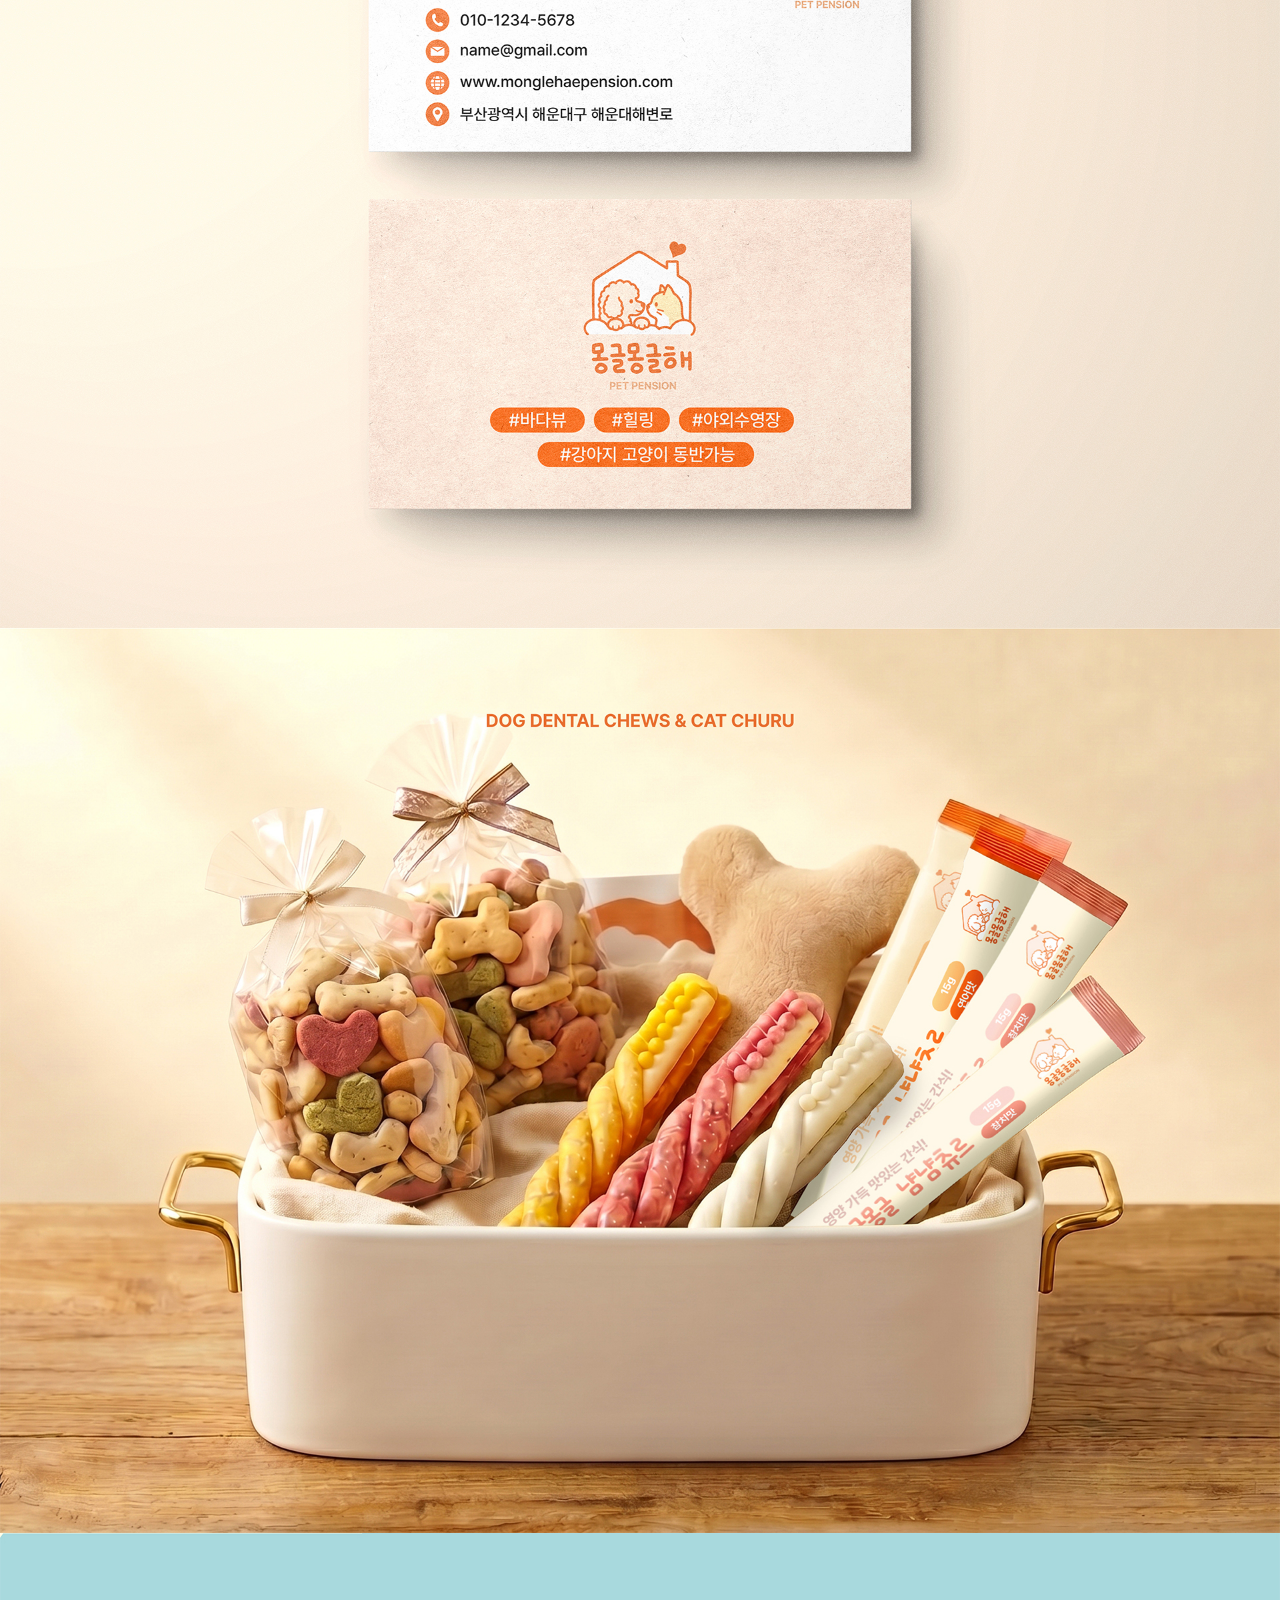
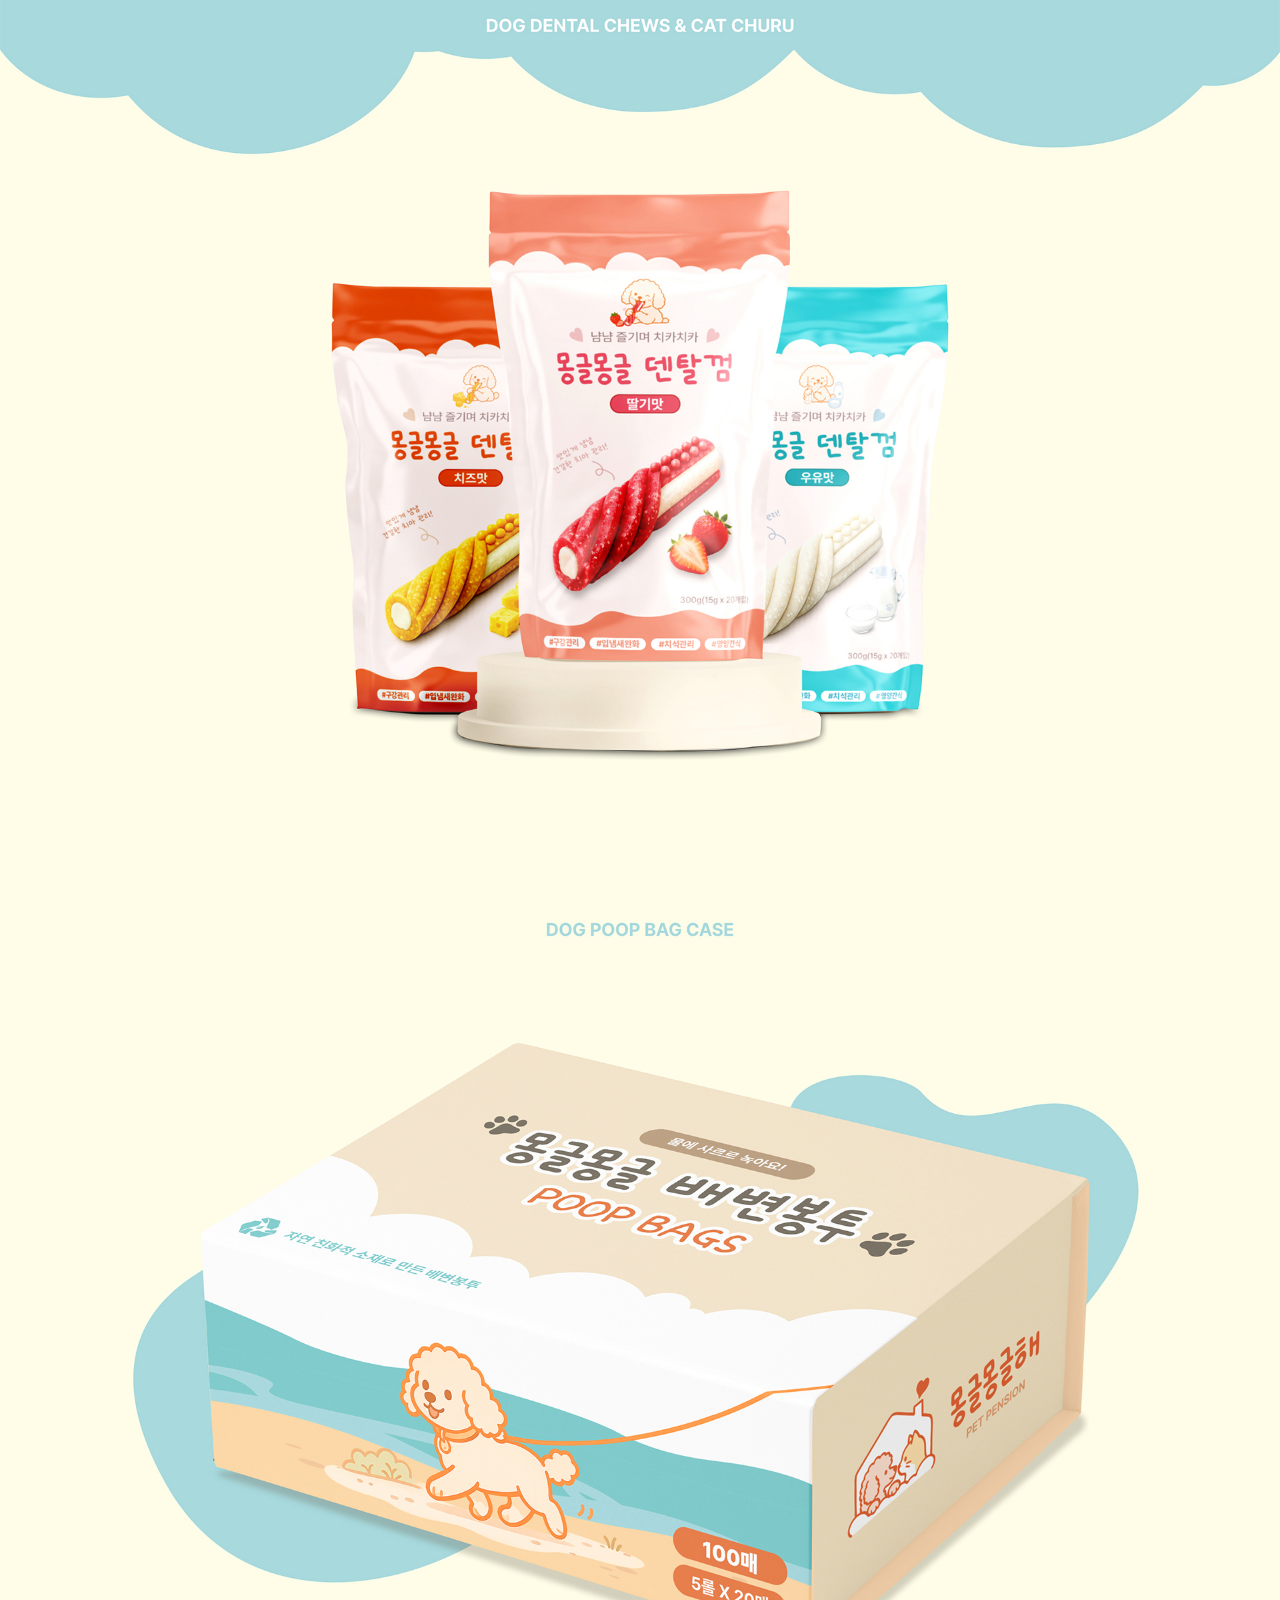
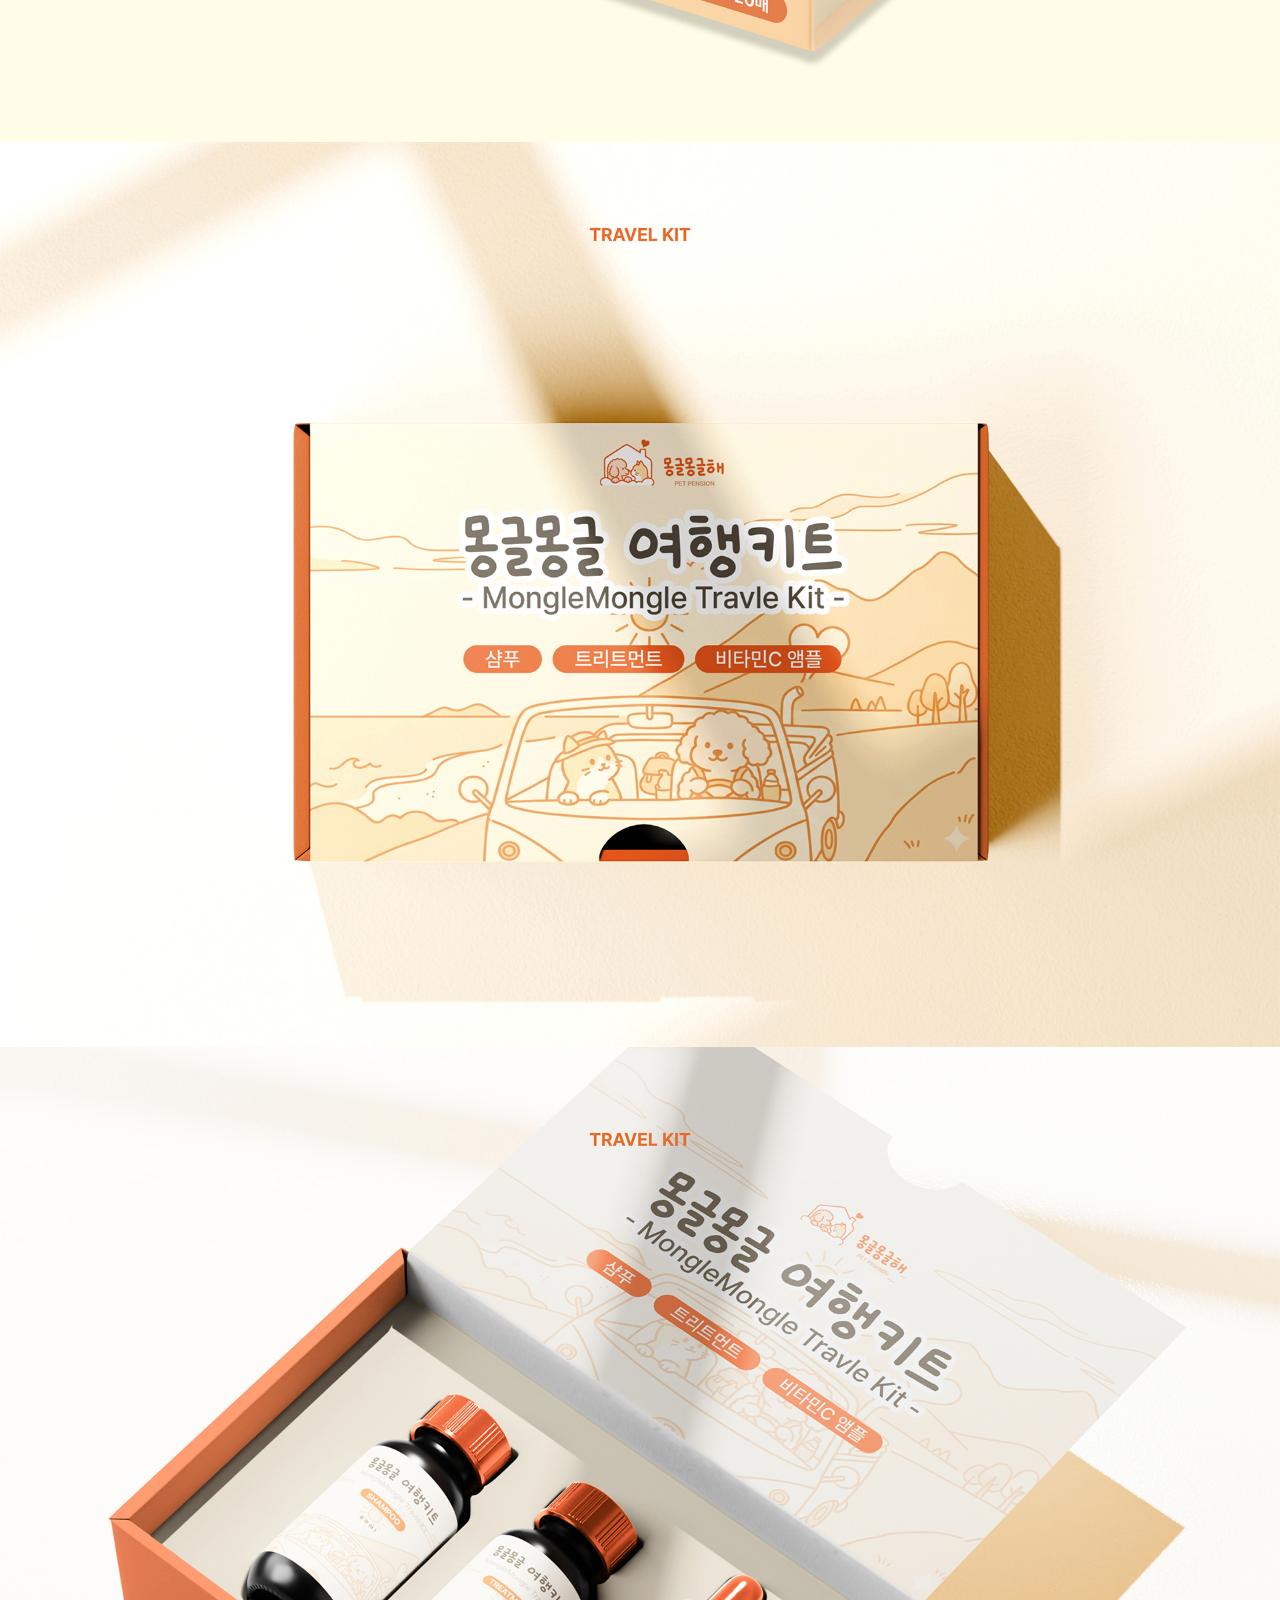
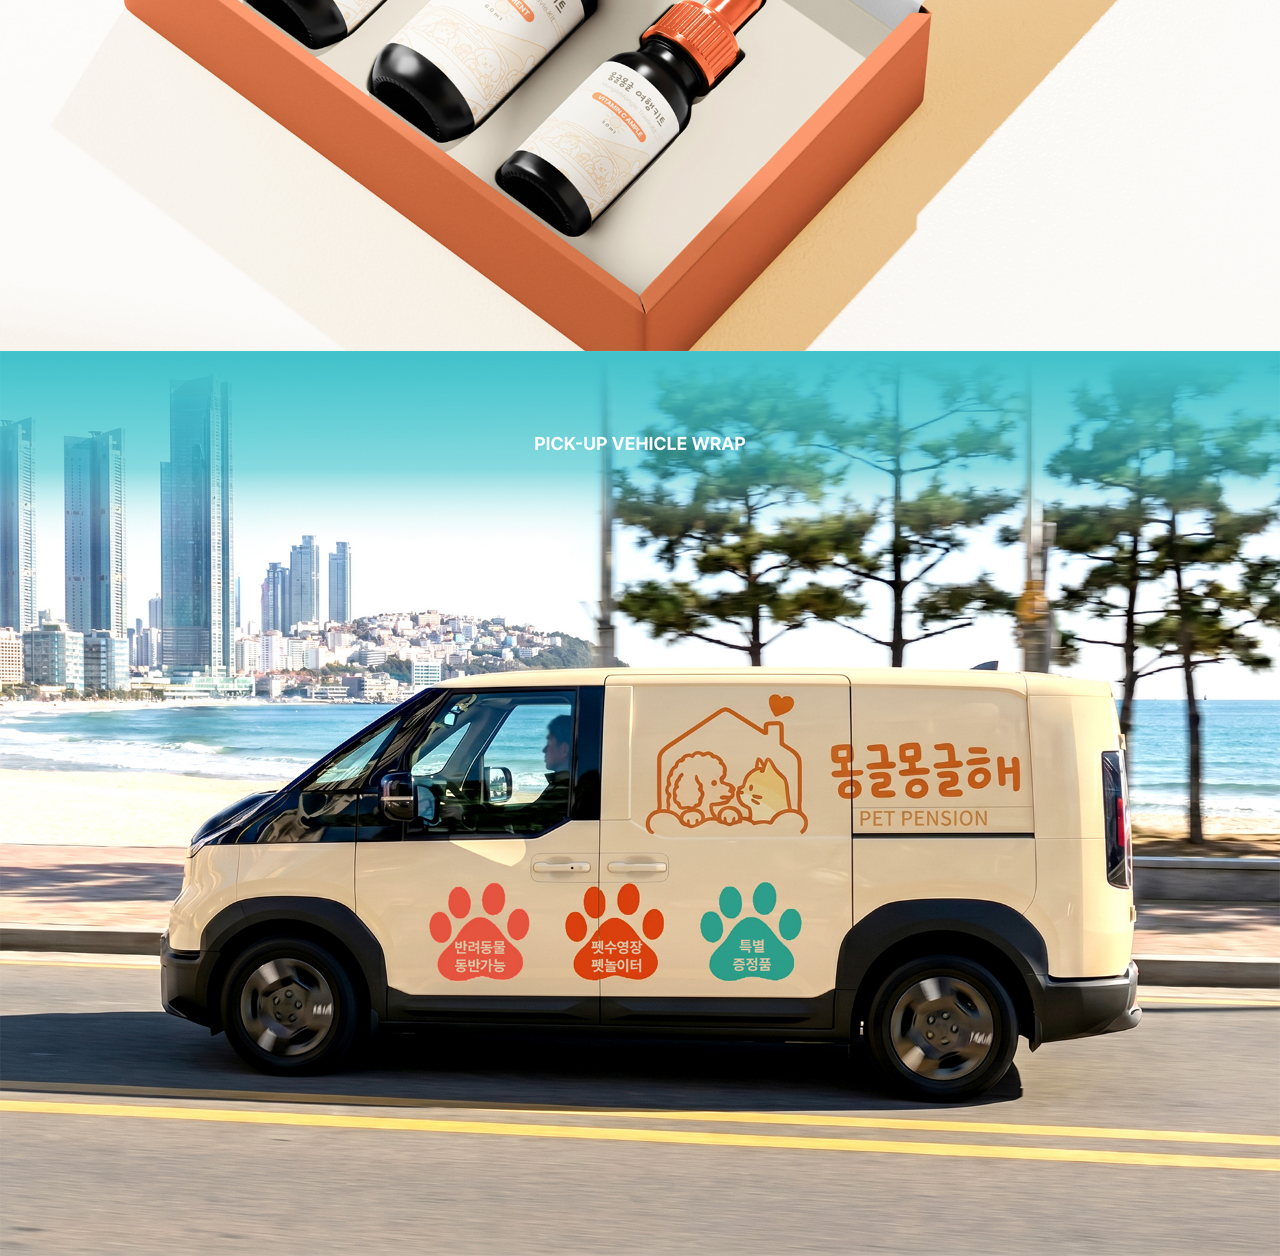
<file: mockup.html>
<!DOCTYPE html>
<html lang="ko">
<head>
    <meta charset="UTF-8">
    <meta name="viewport" content="width=device-width, initial-scale=1.0">
    <title>몽글몽글해 - Mockup</title>
    <link rel="shortcut icon" href="assets/img/mongle-favicon.png" type="image/x-icon">
    <link rel="stylesheet" href="assets/css/style.css">
</head>
<body id="top">
    <img src="./assets/img/mockup/BX1.jpg" alt="">
    <img src="./assets/img/mockup/BX2.jpg" alt="">
    <img src="./assets/img/mockup/BX3.jpg" alt="">
    <img src="./assets/img/mockup/BX4.jpg" alt="">
    <img src="./assets/img/mockup/BX5.jpg" alt="">
    <img src="./assets/img/mockup/BX6.jpg" alt="">
    <img src="./assets/img/mockup/BX7.jpg" alt="">
    <img src="./assets/img/mockup/BX8.jpg" alt="">
    <img src="./assets/img/mockup/BX9.jpg" alt="">
    <img src="./assets/img/mockup/BX10.jpg" alt="">
    <img src="./assets/img/mockup/BX11.jpg" alt="">
    <img src="./assets/img/mockup/BX12.jpg" alt="">

     <div class="sub_fix_btn">
        <p class="top_btn"><a href="#top"><img src="./assets/img/TOP-btn.png" alt=""></a></p>
        <p class="home_btn"><a href="./index.html" target="_blank"><img src="./assets/img/home-btn.png" alt=""></a></p>
    </div>
   
</body>
</html>
</file>
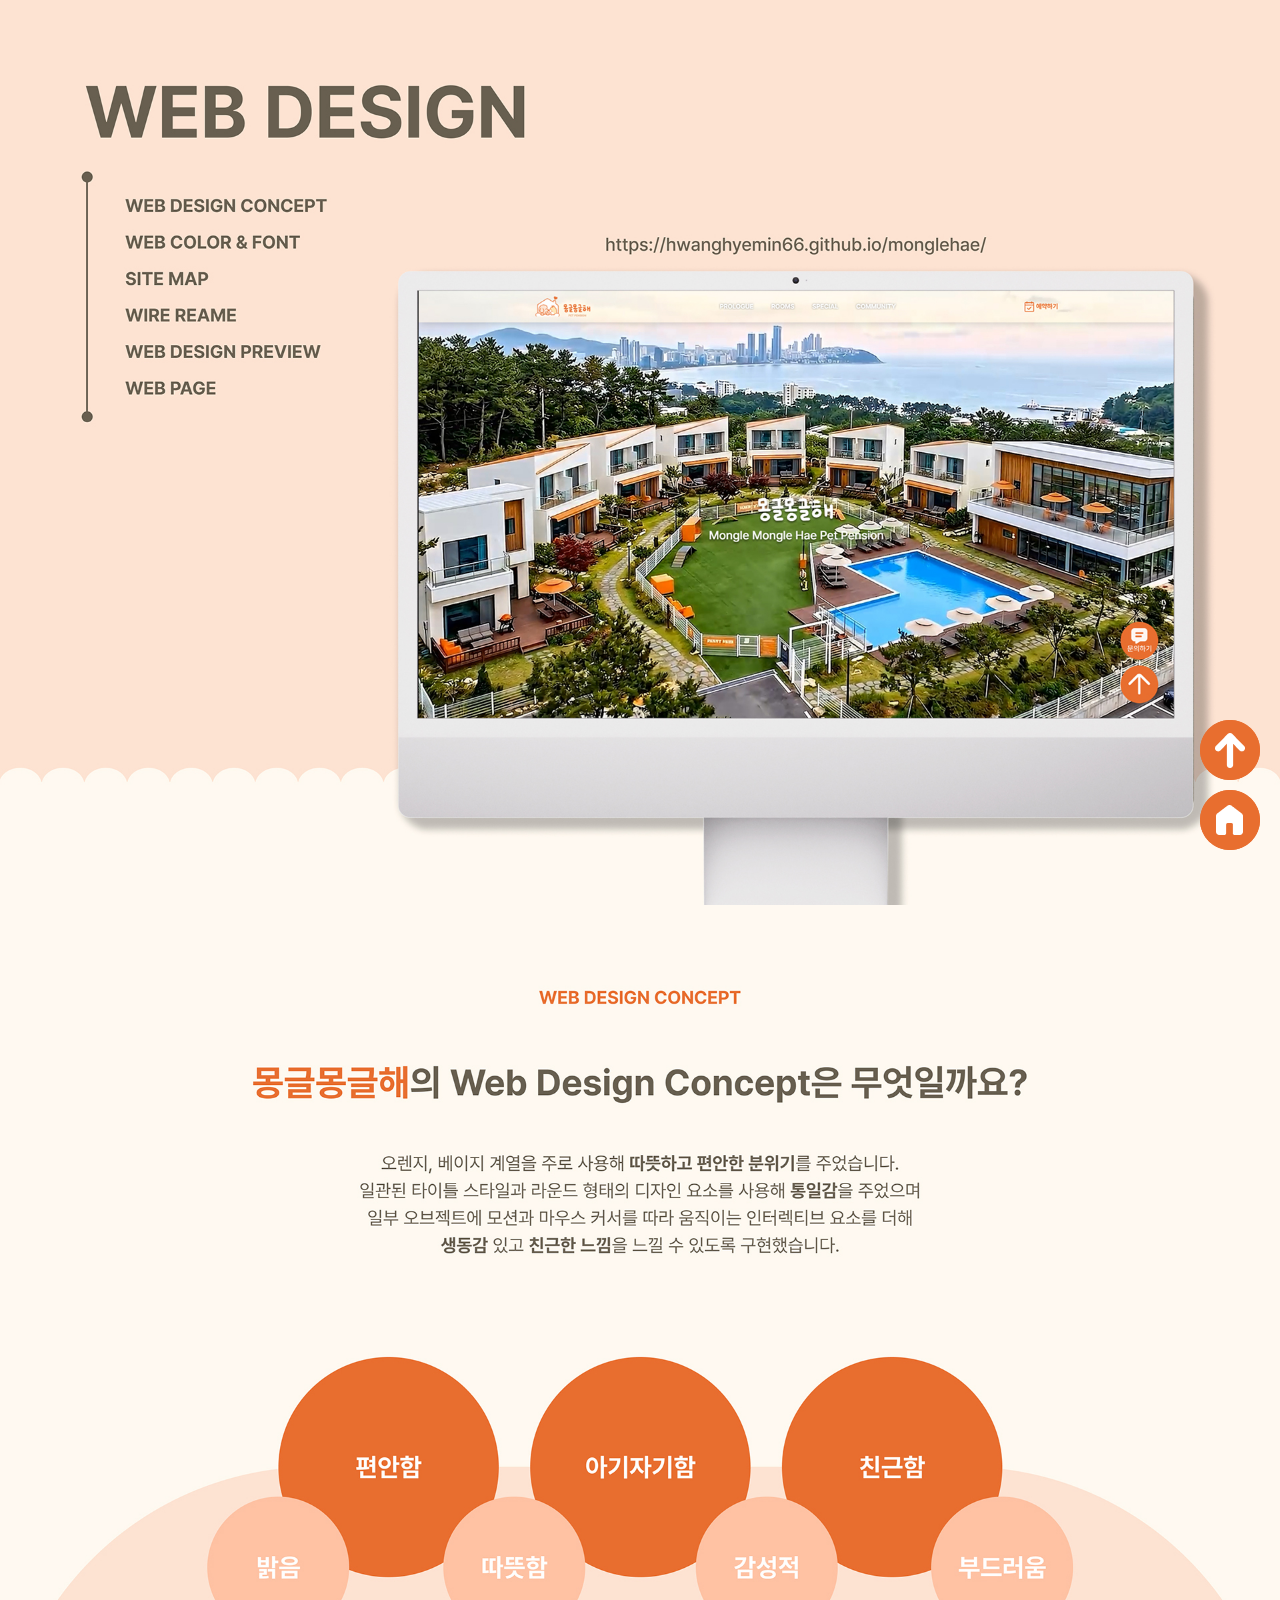
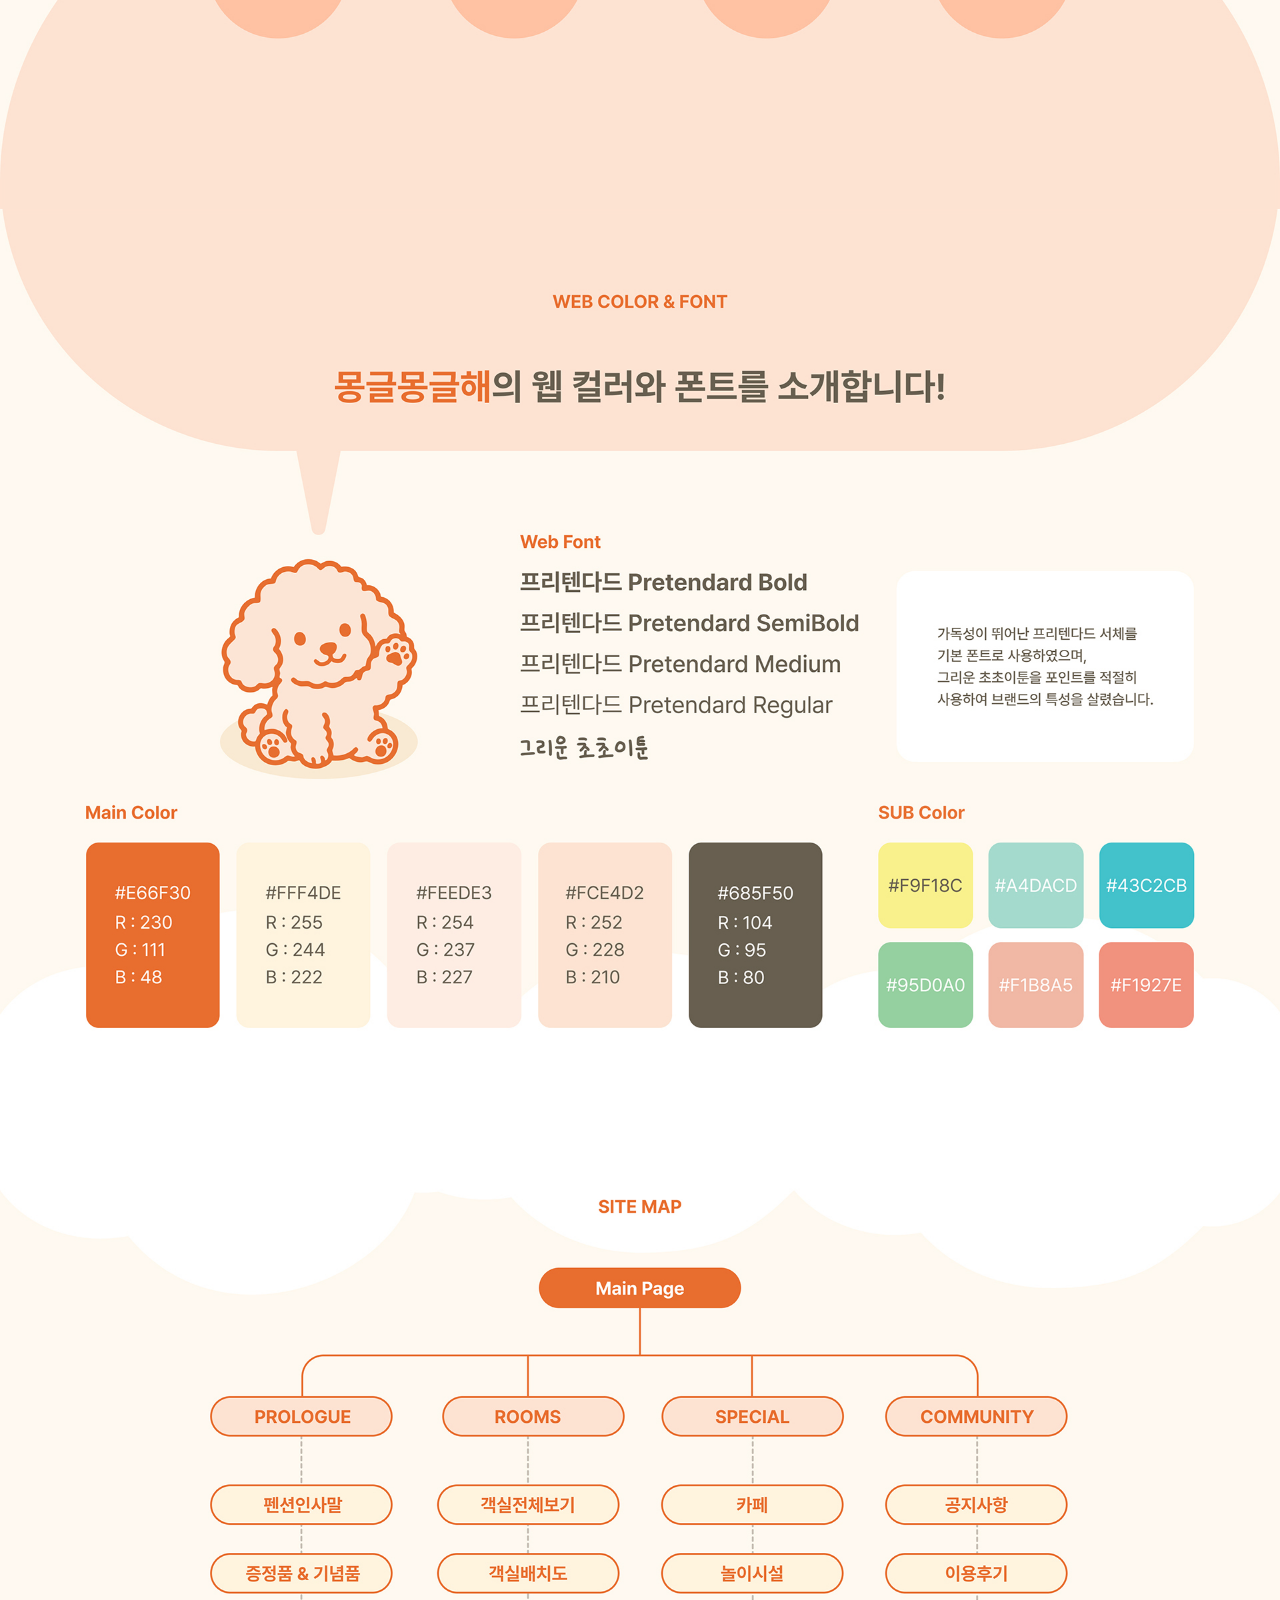
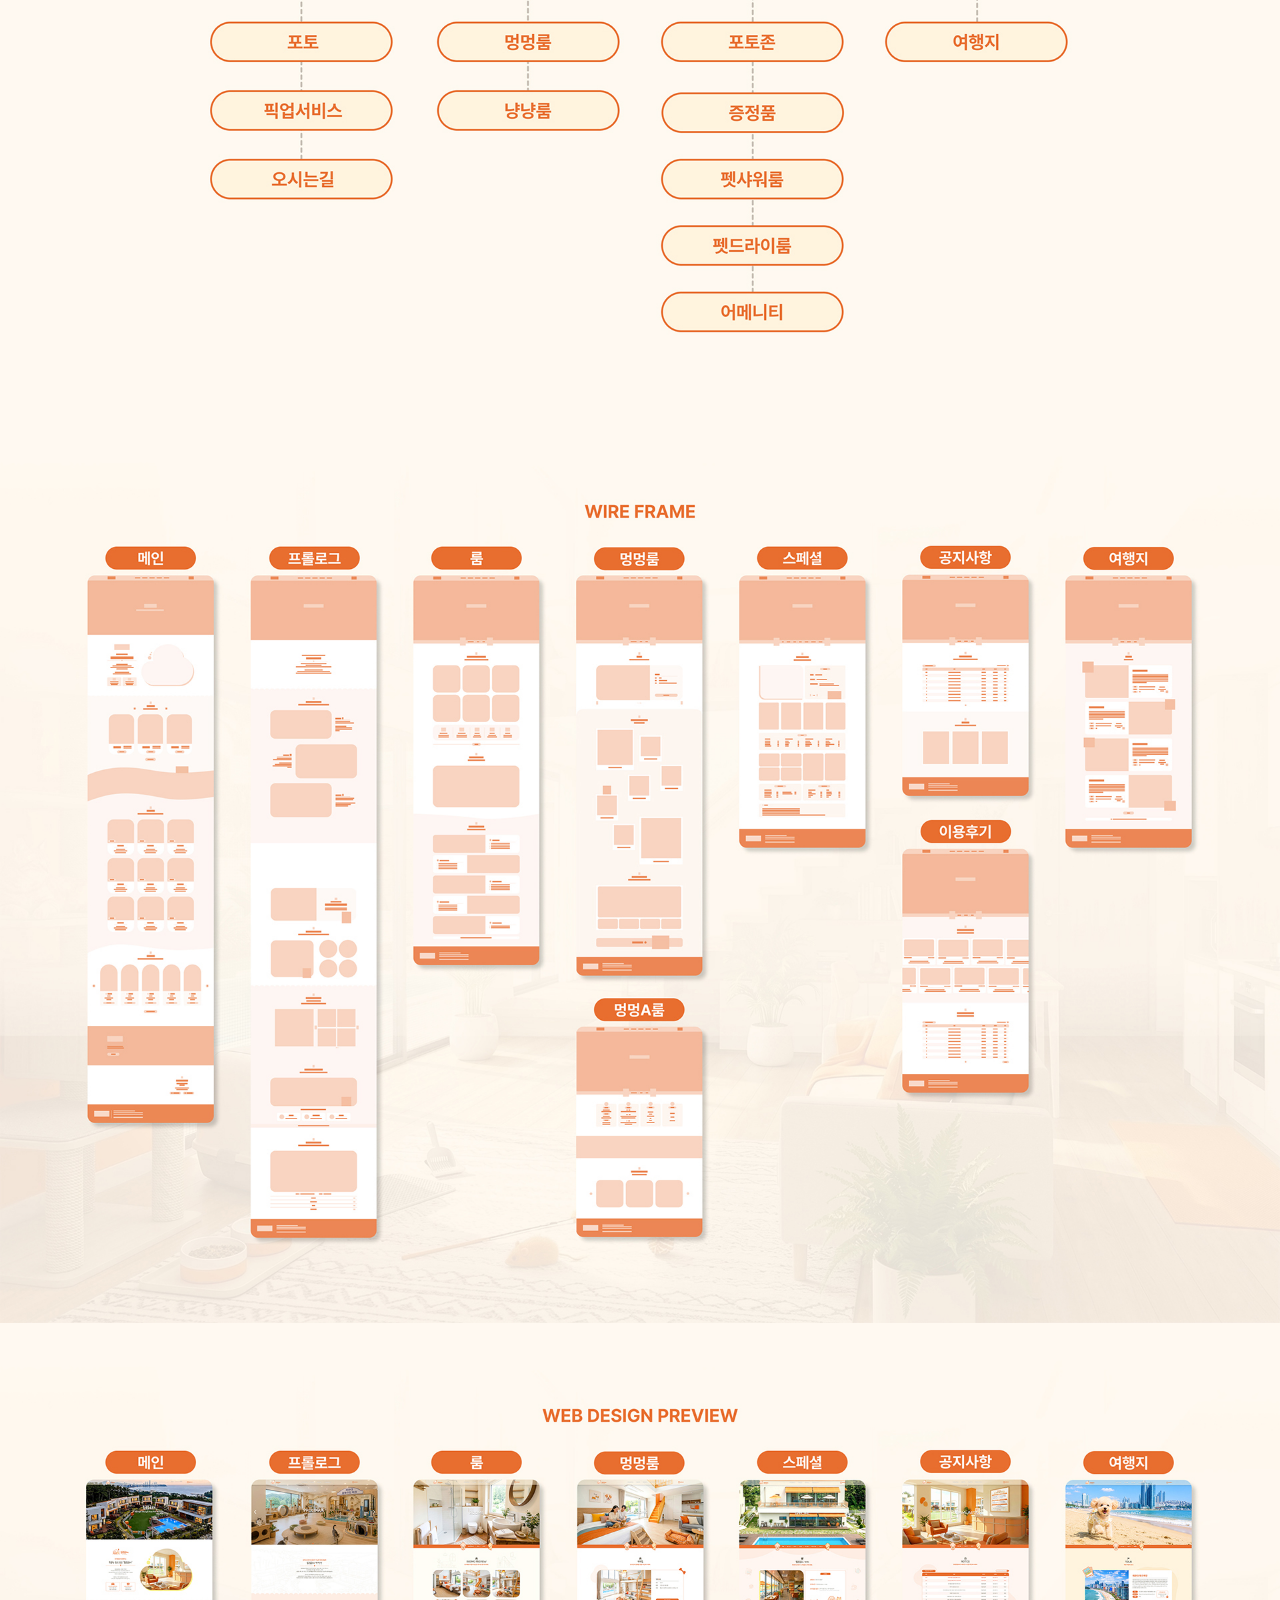
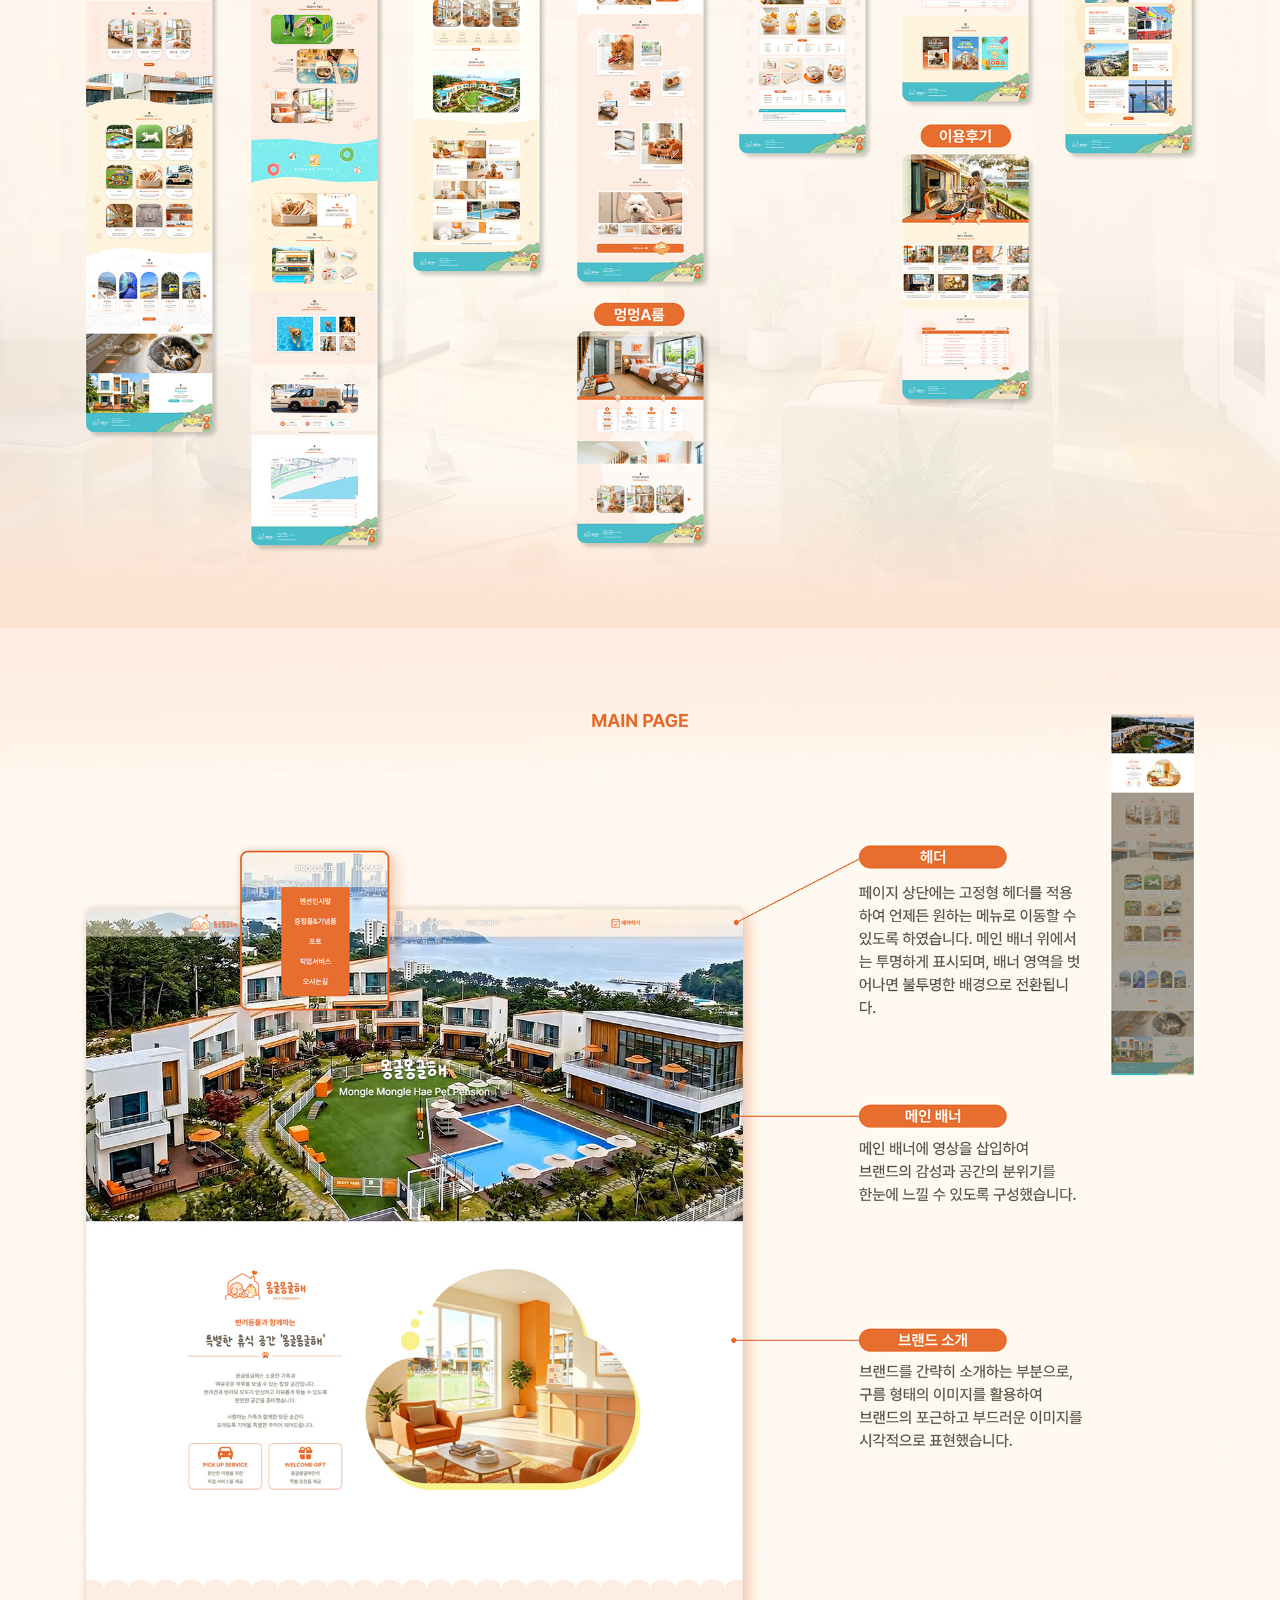
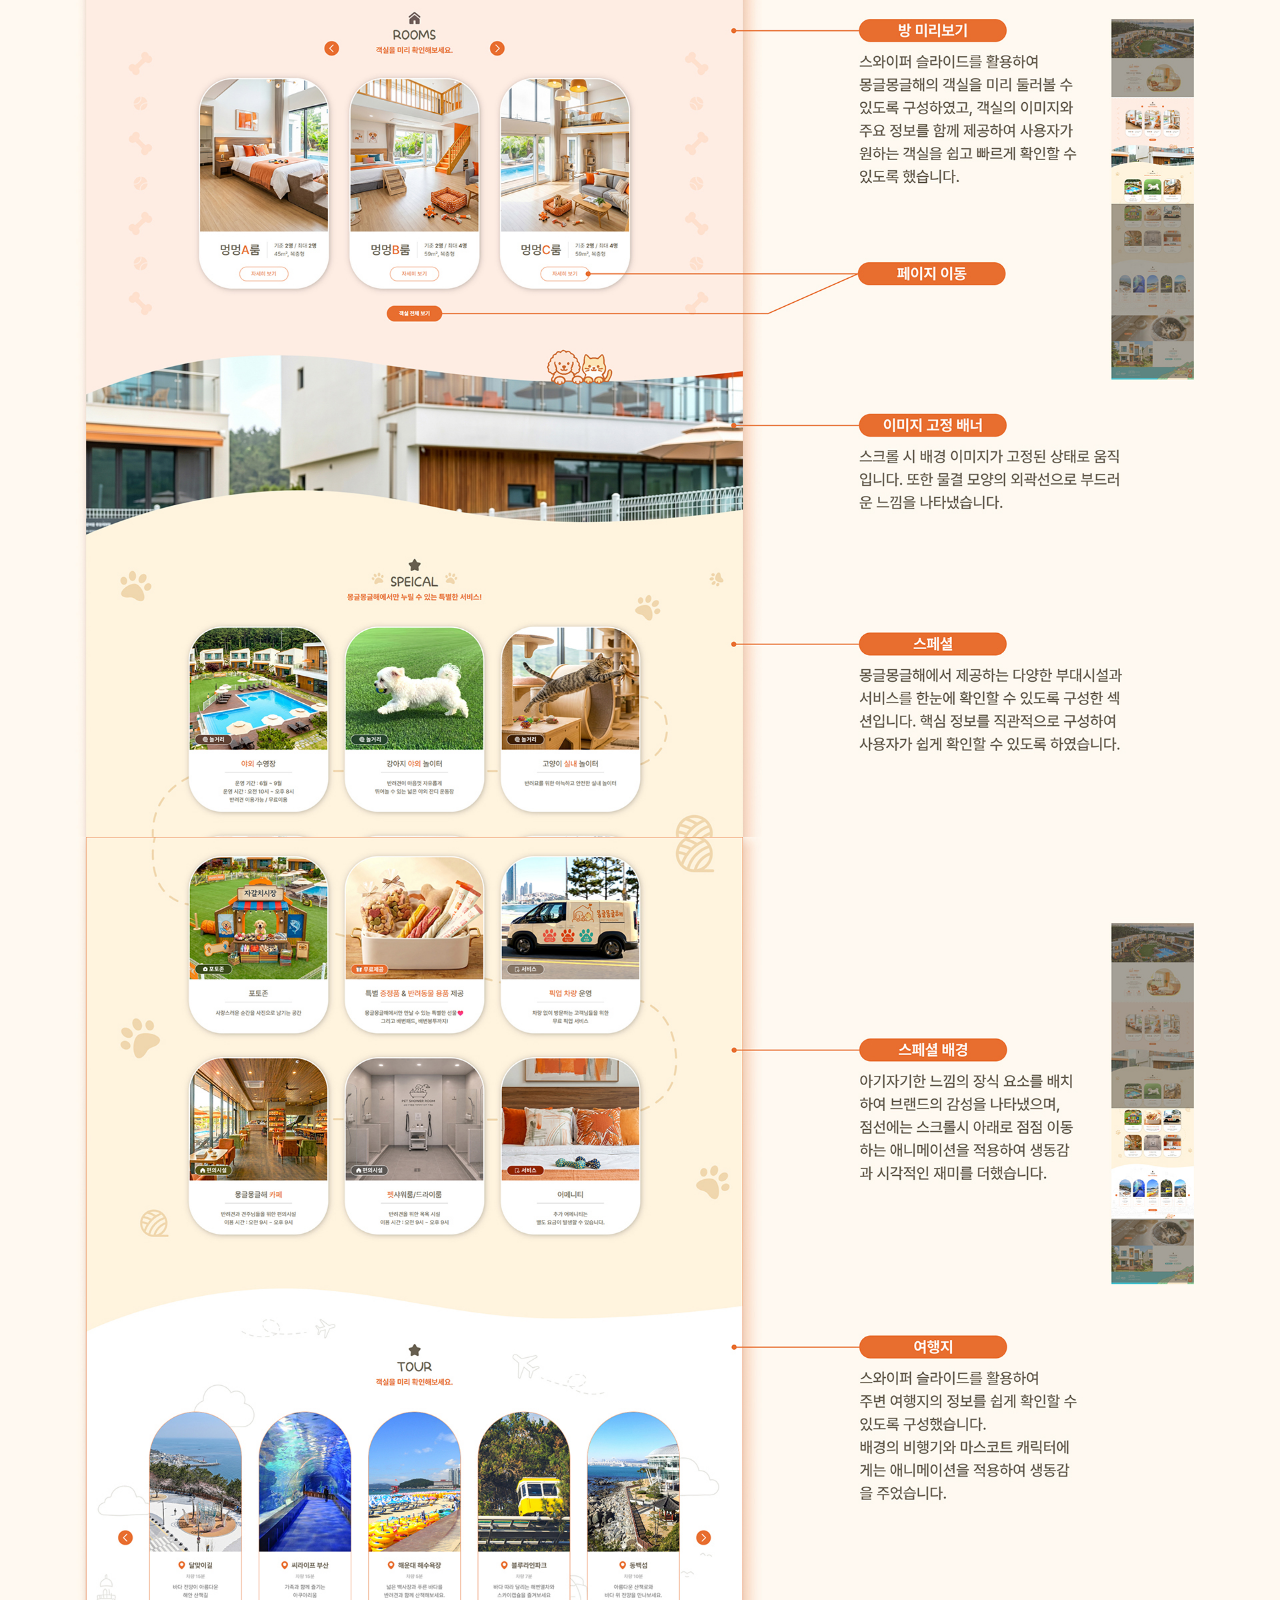
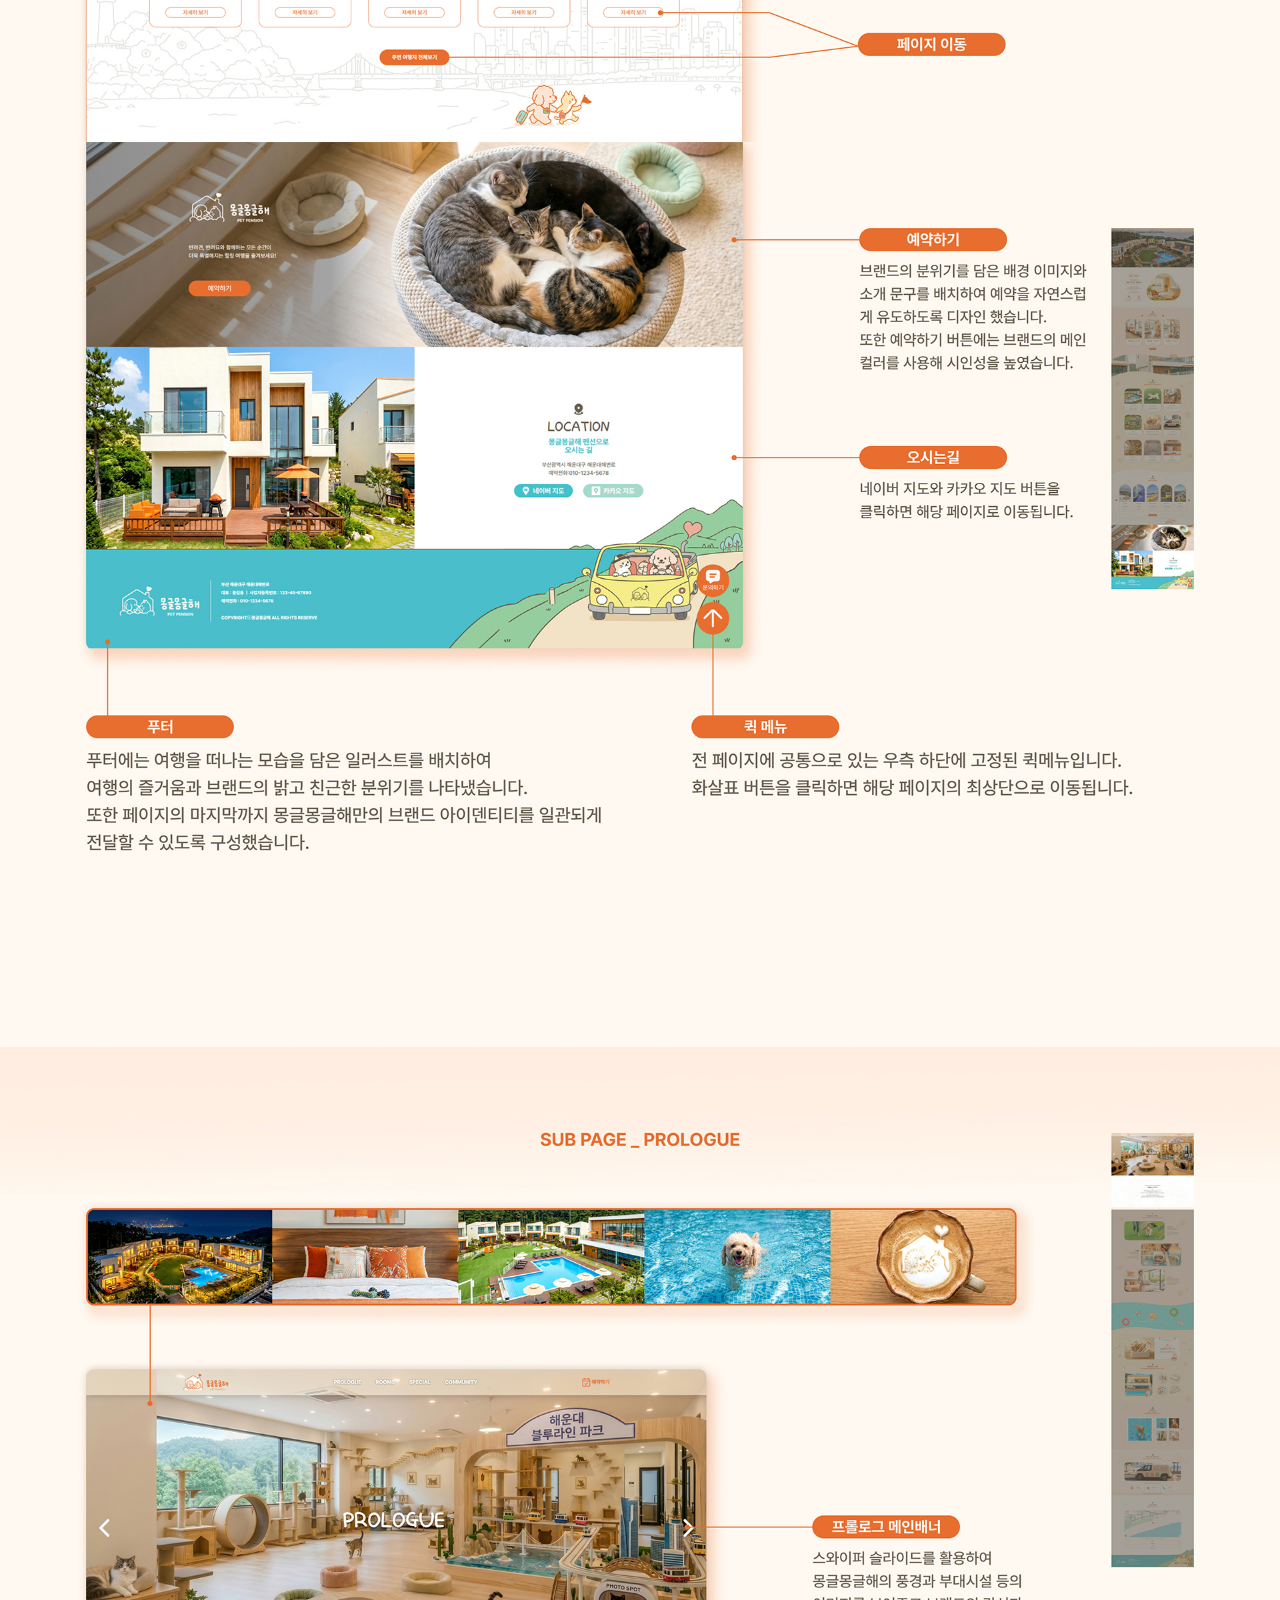
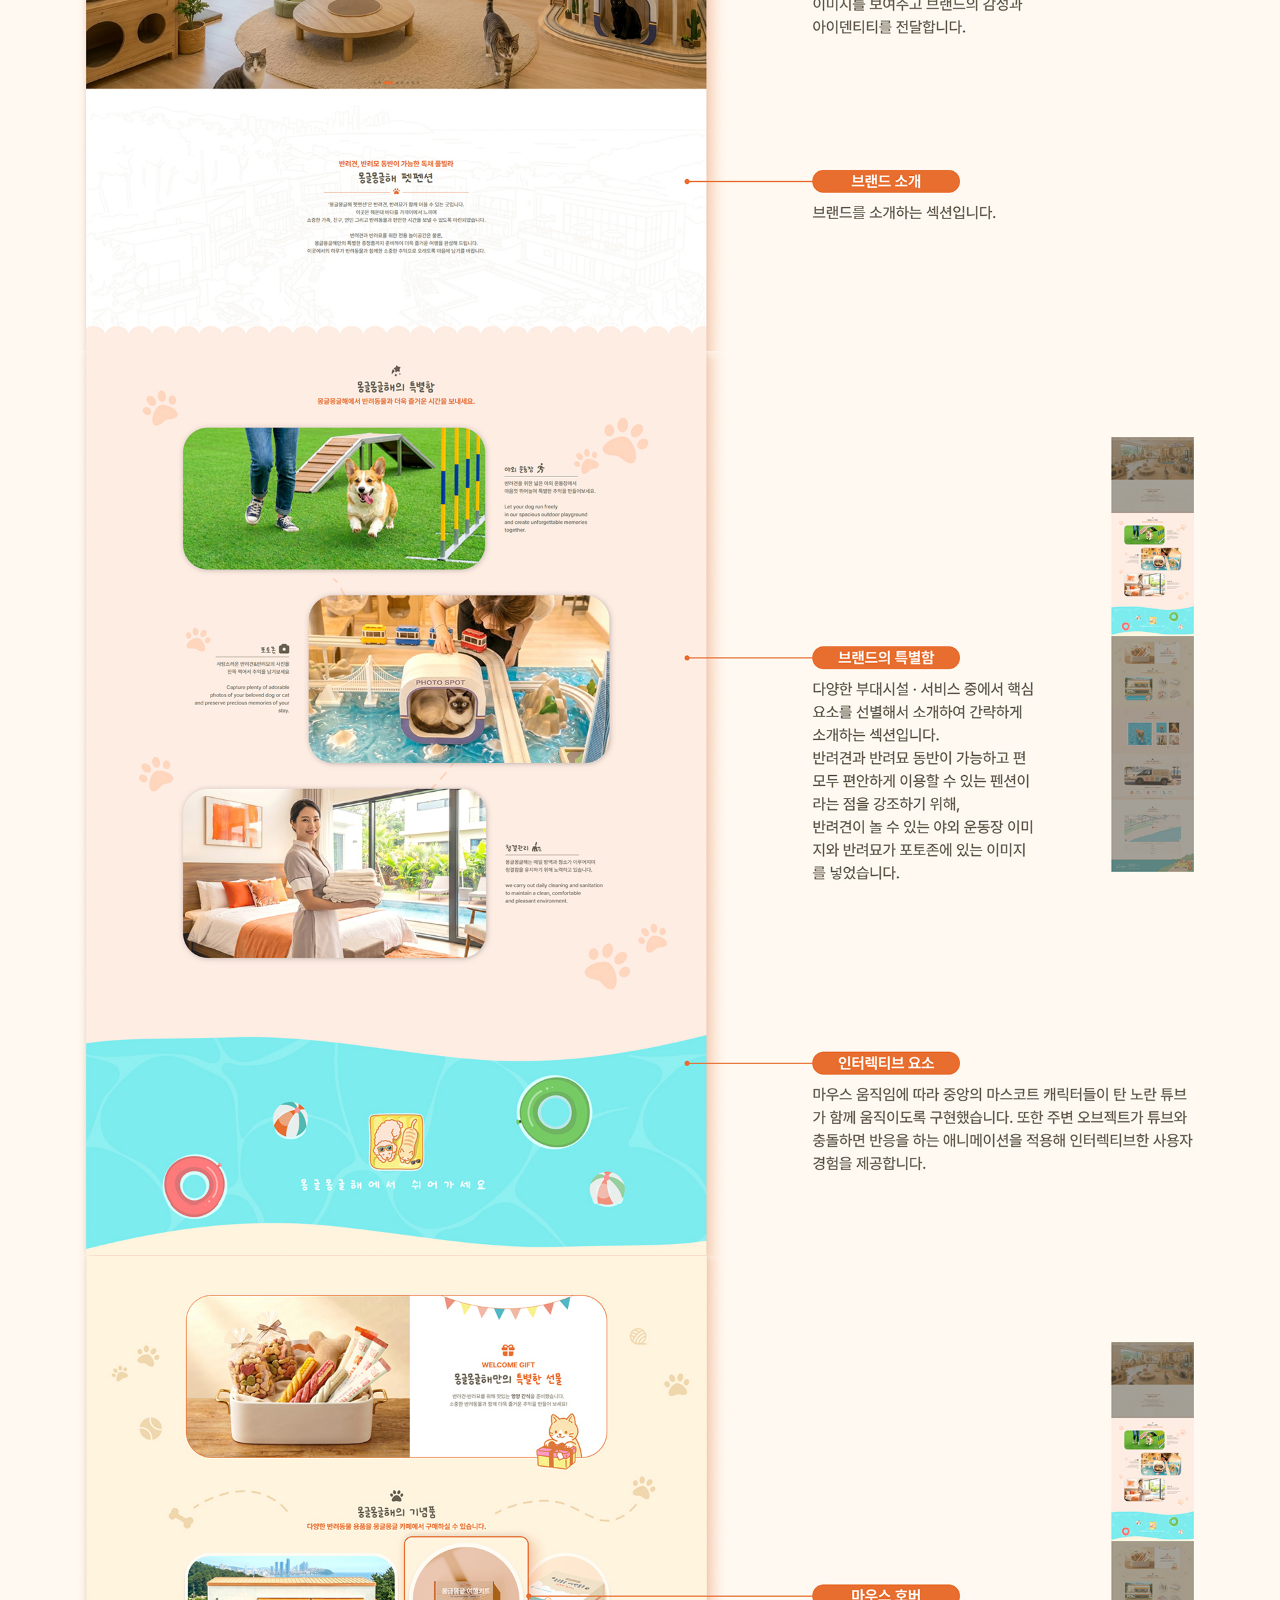
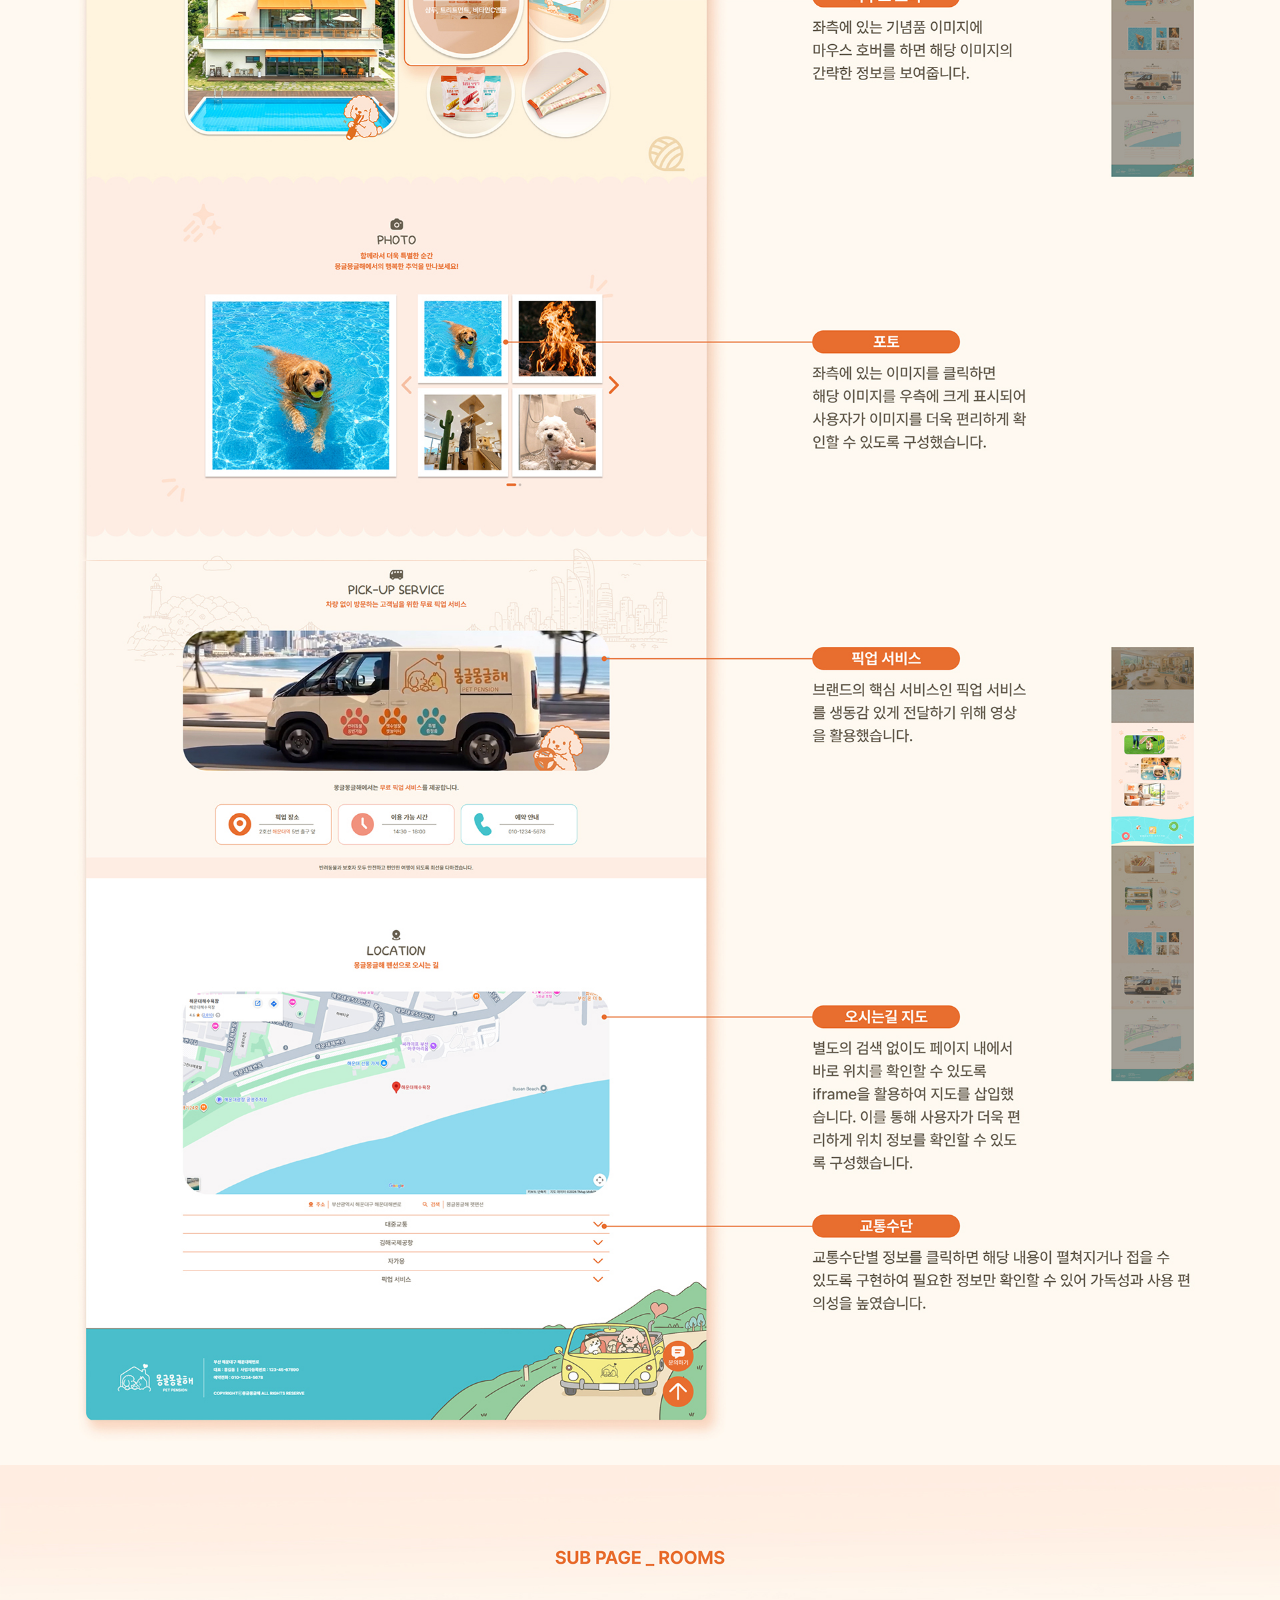
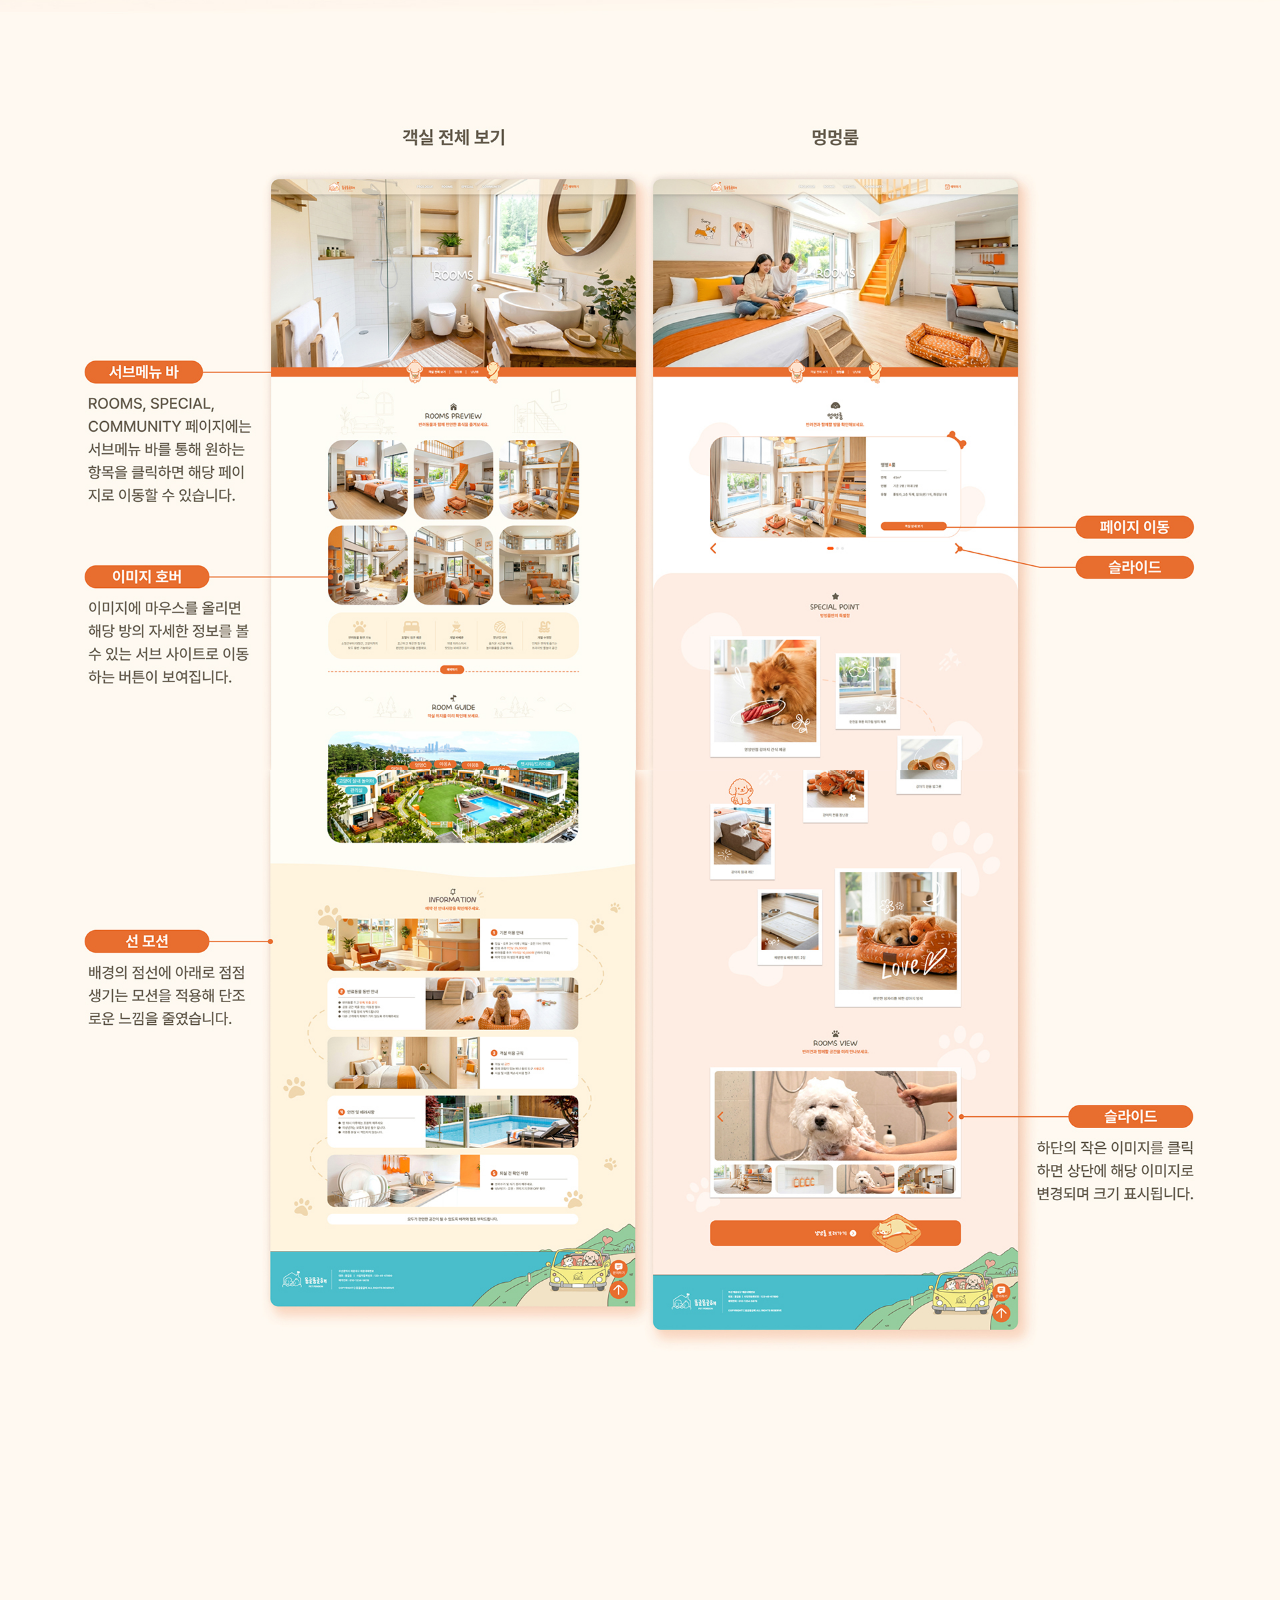
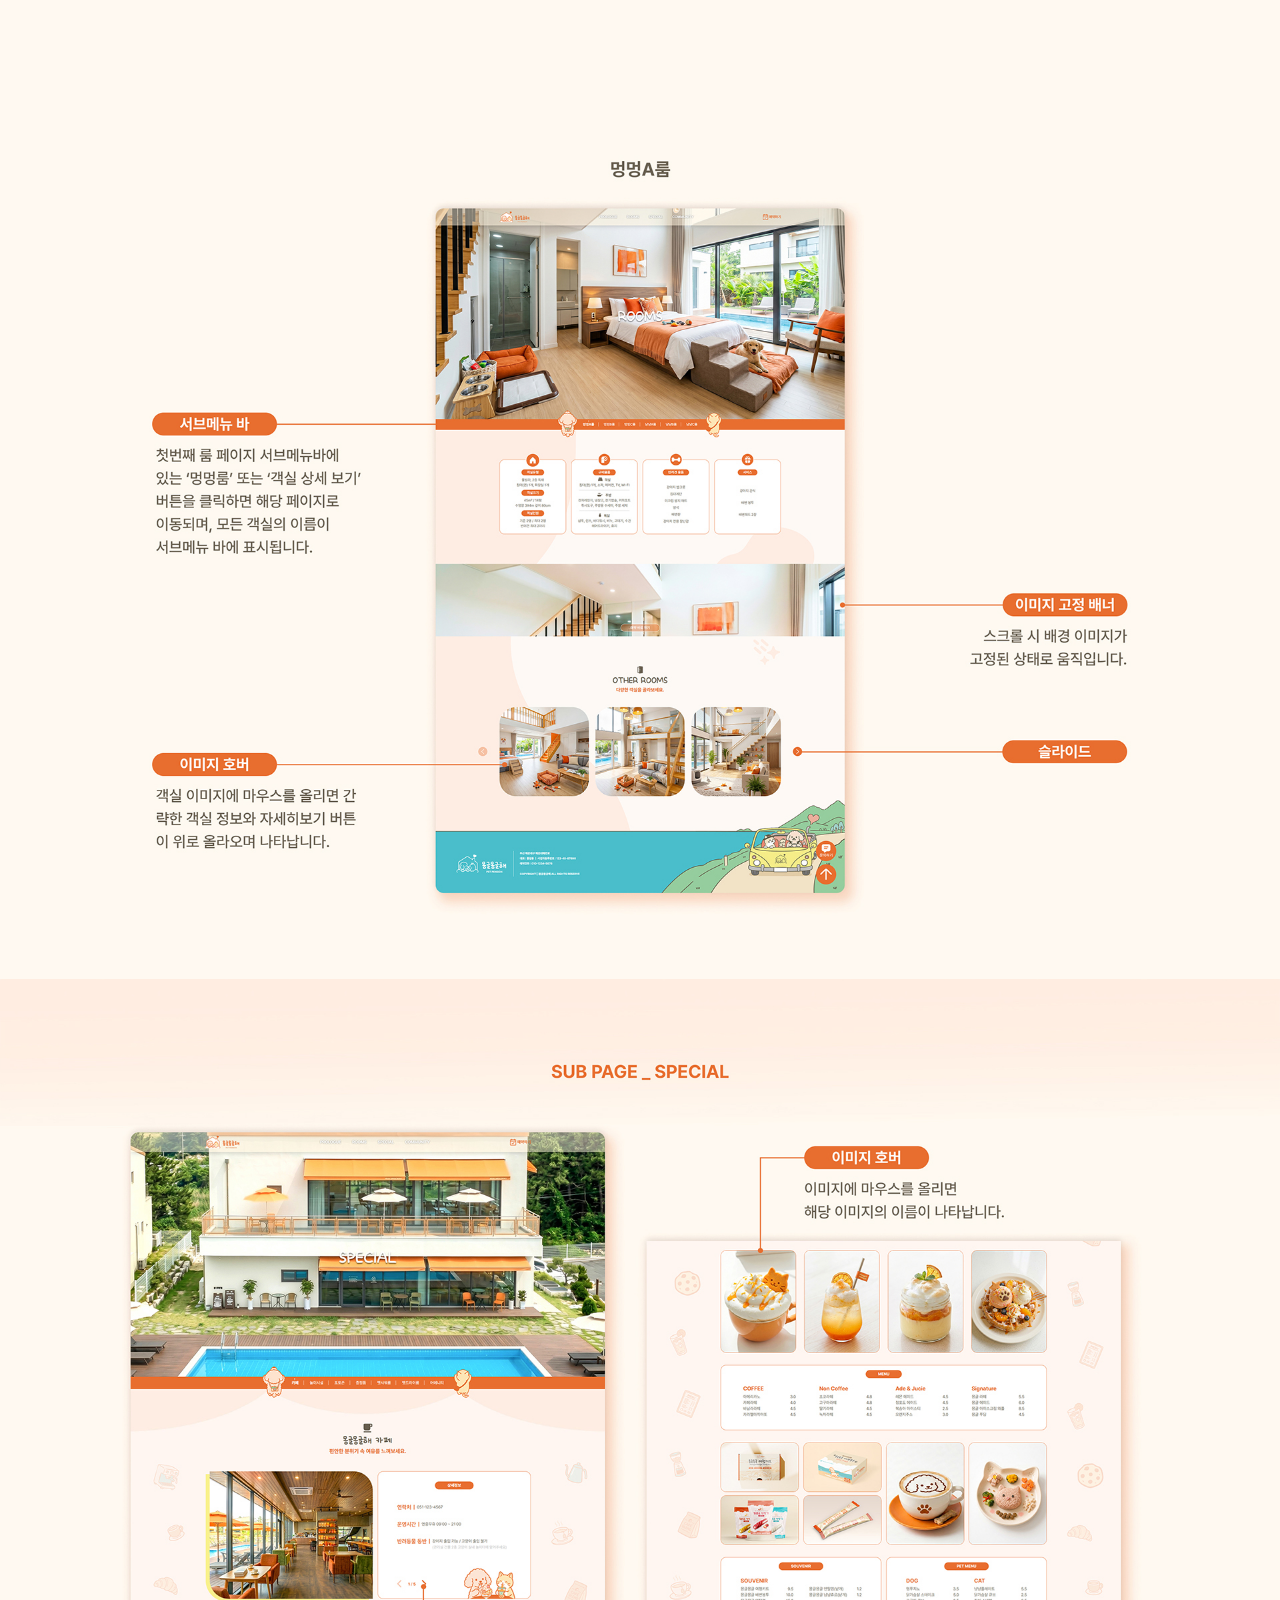
<file: web_guide.html>
<!DOCTYPE html>
<html lang="ko">
<head>
    <meta charset="UTF-8">
    <meta name="viewport" content="width=device-width, initial-scale=1.0">
    <title>몽글몽글해 - Web Guide</title>
    <link rel="shortcut icon" href="assets/img/mongle-favicon.png" type="image/x-icon">
    <link rel="stylesheet" href="assets/css/style.css">
</head>
<body id="top">
    <img src="./assets/img/webguide/WEB1.jpg" alt="">
    <img src="./assets/img/webguide/WEB2.jpg" alt="">
    <img src="./assets/img/webguide/WEB3.jpg" alt="">
    <img src="./assets/img/webguide/WEB4.jpg" alt="">
    <img src="./assets/img/webguide/WEB5.jpg" alt="">
    <img src="./assets/img/webguide/WEB6.jpg" alt="">
    <img src="./assets/img/webguide/WEB7.jpg" alt="">
    <img src="./assets/img/webguide/WEB8.jpg" alt="">
    <img src="./assets/img/webguide/WEB9.jpg" alt="">
    <img src="./assets/img/webguide/WEB10.jpg" alt="">
    <img src="./assets/img/webguide/WEB11.jpg" alt="">
    <img src="./assets/img/webguide/WEB12.jpg" alt="">
    <img src="./assets/img/webguide/WEB13.jpg" alt="">
    <img src="./assets/img/webguide/WEB14.jpg" alt="">
    <img src="./assets/img/webguide/WEB15.jpg" alt="">
    <img src="./assets/img/webguide/WEB16.jpg" alt="">
    <img src="./assets/img/webguide/WEB17.jpg" alt="">
    <img src="./assets/img/webguide/WEB18.jpg" alt="">
    <img src="./assets/img/webguide/WEB19.jpg" alt="">


     <div class="sub_fix_btn">
        <p class="top_btn"><a href="#top"><img src="./assets/img/TOP-btn.png" alt=""></a></p>
        <p class="home_btn"><a href="./index.html" target="_blank"><img src="./assets/img/home-btn.png" alt=""></a></p>
    </div>
   
</body>
</html>
</file>
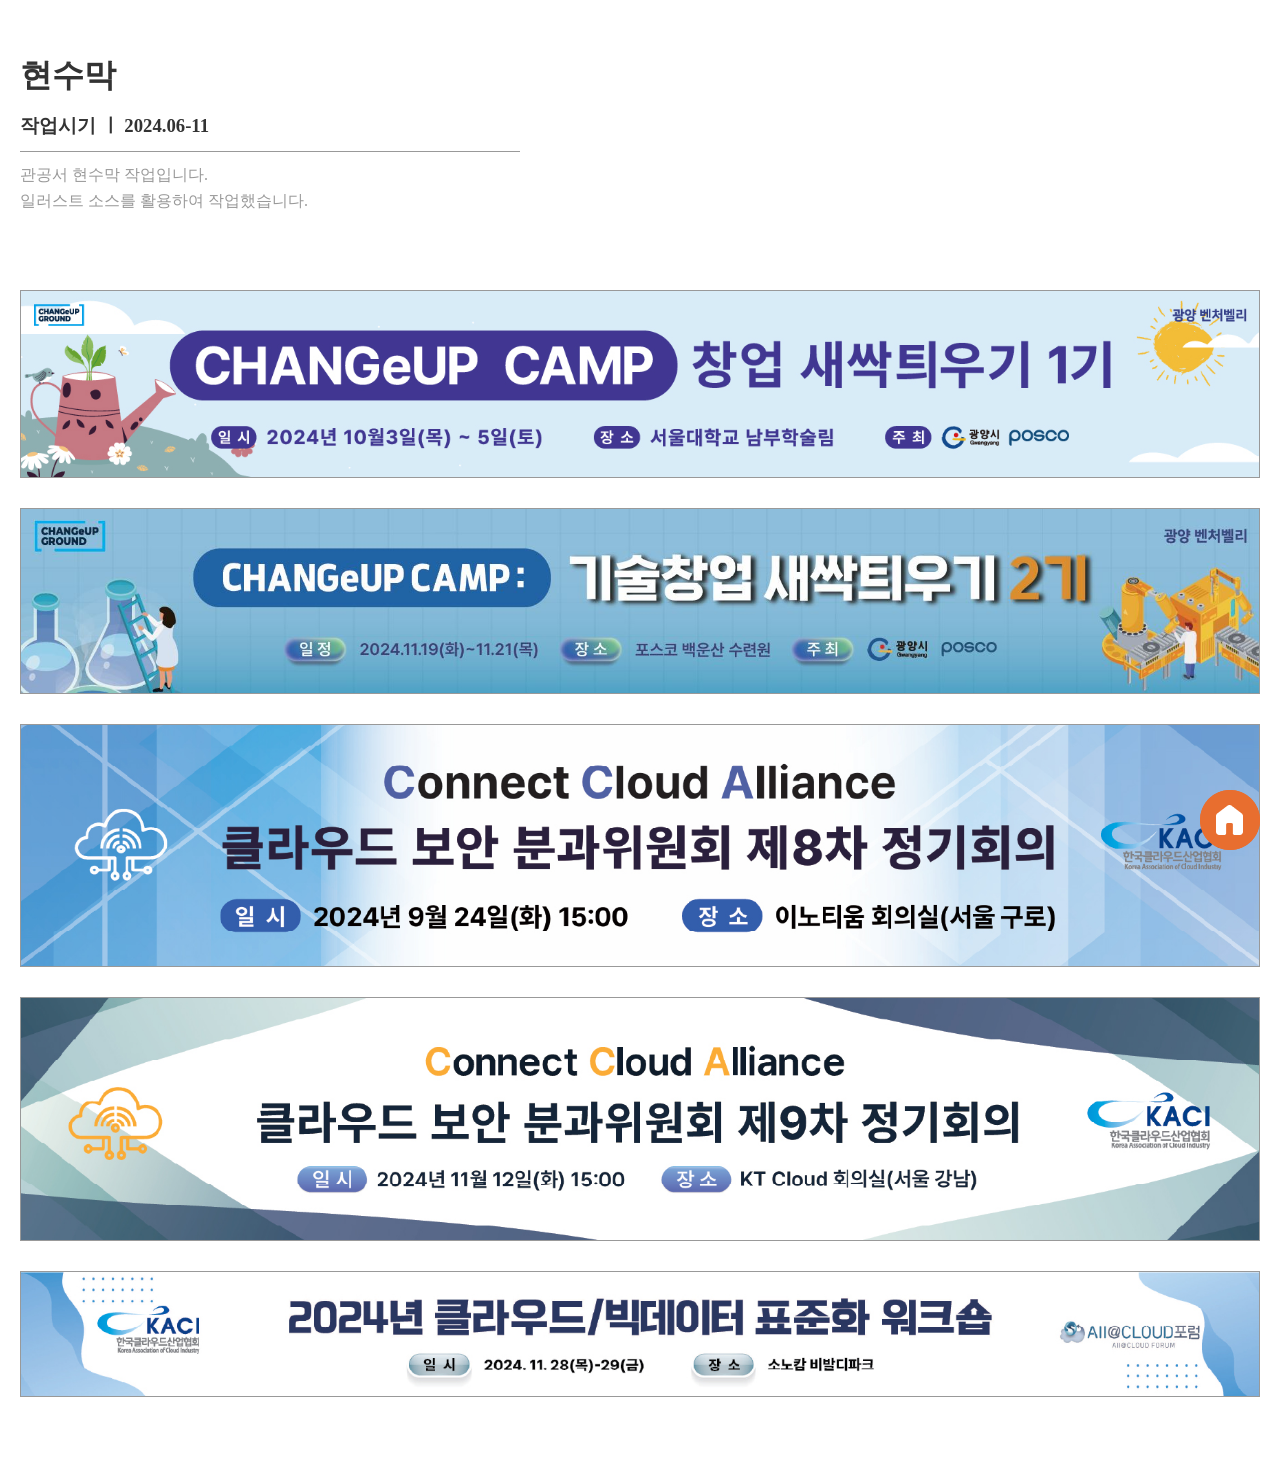
<file: work_banner1.html>
<!DOCTYPE html>
<html lang="ko">

<head>
    <meta charset="UTF-8" />
    <meta name="viewport" content="width=device-width, initial-scale=1.0" />
    <title>Portfolio</title>
    <link rel="shortcut icon" href="assets/img/favicon.png" type="image/x-icon">

    <!--rubik폰트-->
    <link rel="preconnect" href="https://fonts.googleapis.com">
    <link rel="preconnect" href="https://fonts.gstatic.com" crossorigin>
    <link
        href="https://fonts.googleapis.com/css2?family=Rubik:ital,wght@0,300..900;1,300..900&family=Russo+One&display=swap"
        rel="stylesheet">

    <!--css-->
    <link rel="stylesheet" href="./assets/css/work.css">
    <link rel="stylesheet" href="./assets/css/style.css">
    <link rel="stylesheet" href="assets/css/style.css">
</head>


<body id="top">
    <div class="inner">
        <h1>현수막</h1>
        <h3>작업시기 ㅣ 2024.06-11</h5>
            <p>관공서 현수막 작업입니다. <br>
            일러스트 소스를 활용하여 작업했습니다.</p>
           <br>
           <br>
           <br>
            <div class="banner_margin">
              <img src="./assets/img/work/2024_banner/public_office_banner1.jpg" alt="">
              <img src="./assets/img/work/2024_banner/public_office_banner_2.JPG" alt="">
               <img src="./assets/img/work/2024_banner/public_office_banner3.jpg" alt="">
                <img src="./assets/img/work/2024_banner/public_office_banner4.jpg" alt="">
                 <img src="./assets/img/work/2024_banner/public_office_banner5.jpg" alt="">
    </div>


    <div class="sub_fix_btn">
        <!--<p class="top_btn"><a href="#top"><img src="./assets/img/TOP-btn.png" alt=""></a></p>-->
        <p class="home_btn"><a href="./index.html" target="_blank"><img src="./assets/img/home-btn.png" alt=""></a></p>
    </div>
</body>

</html>
</file>
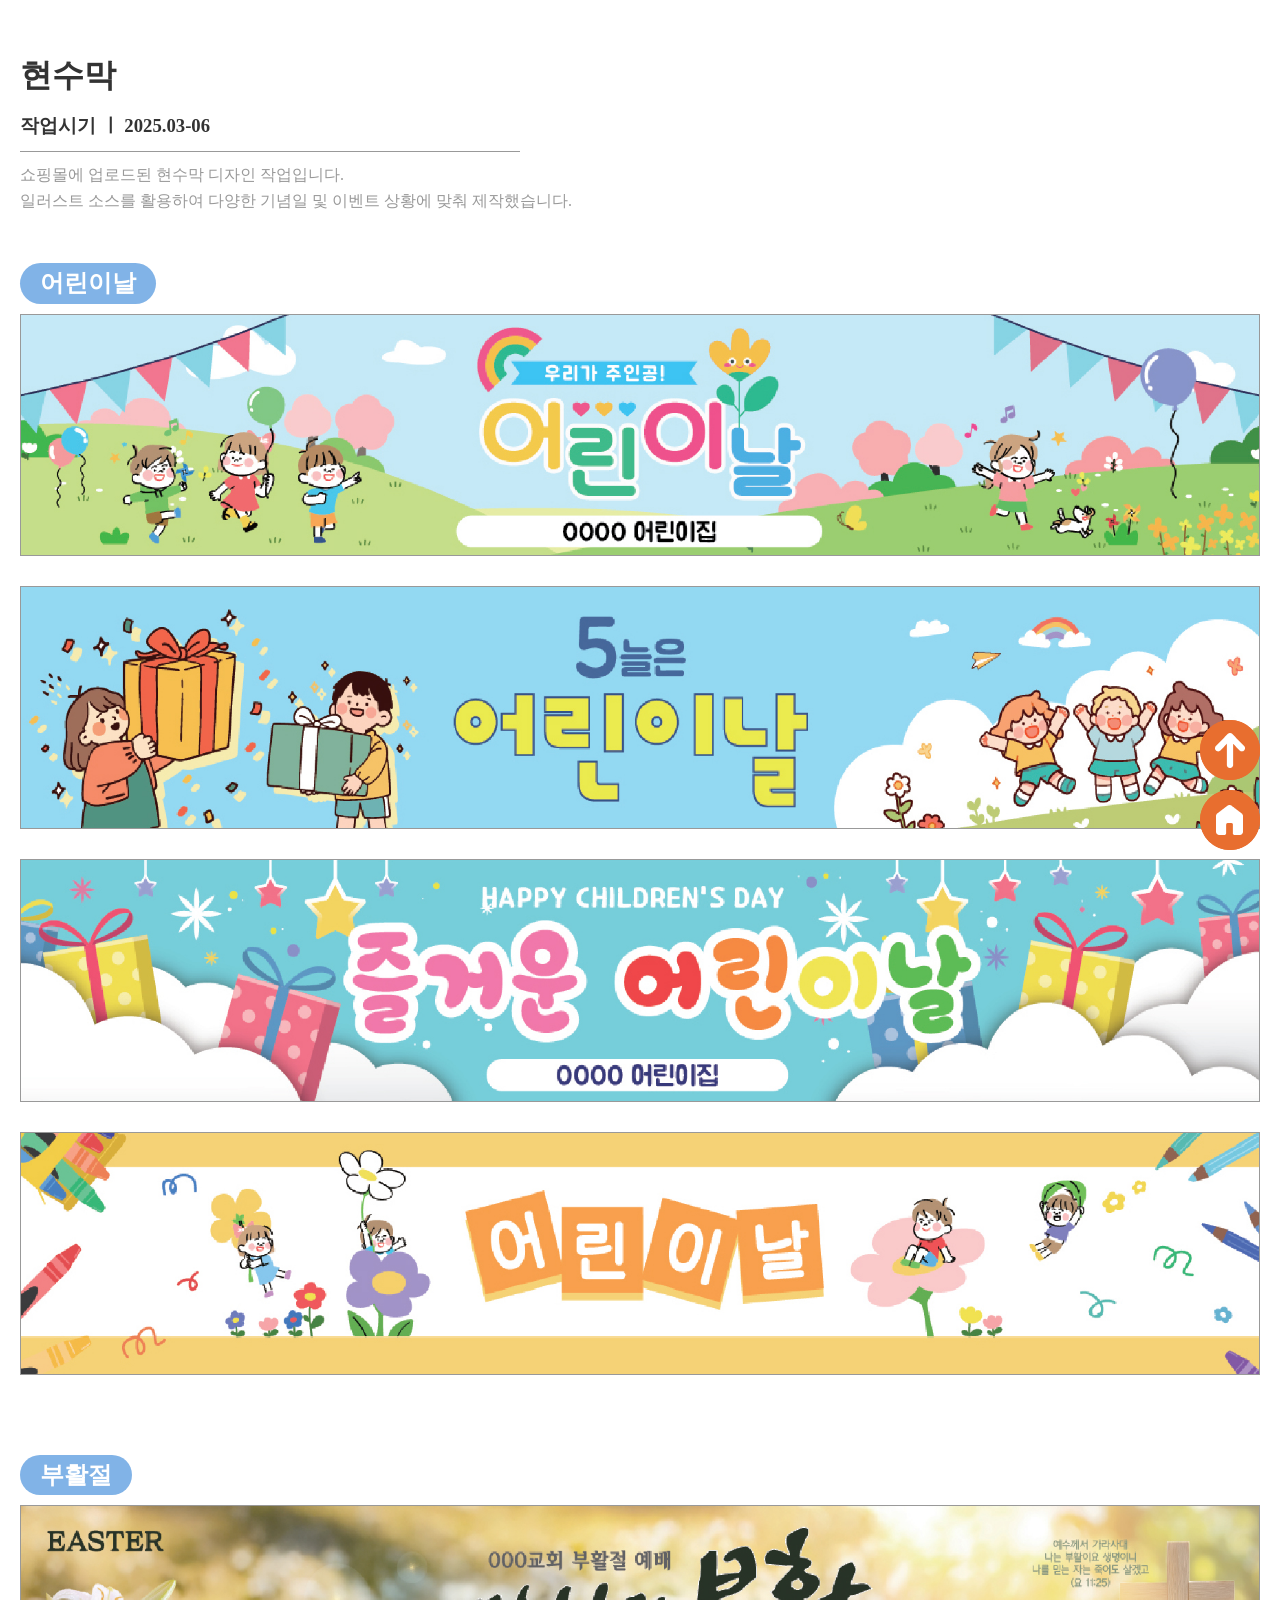
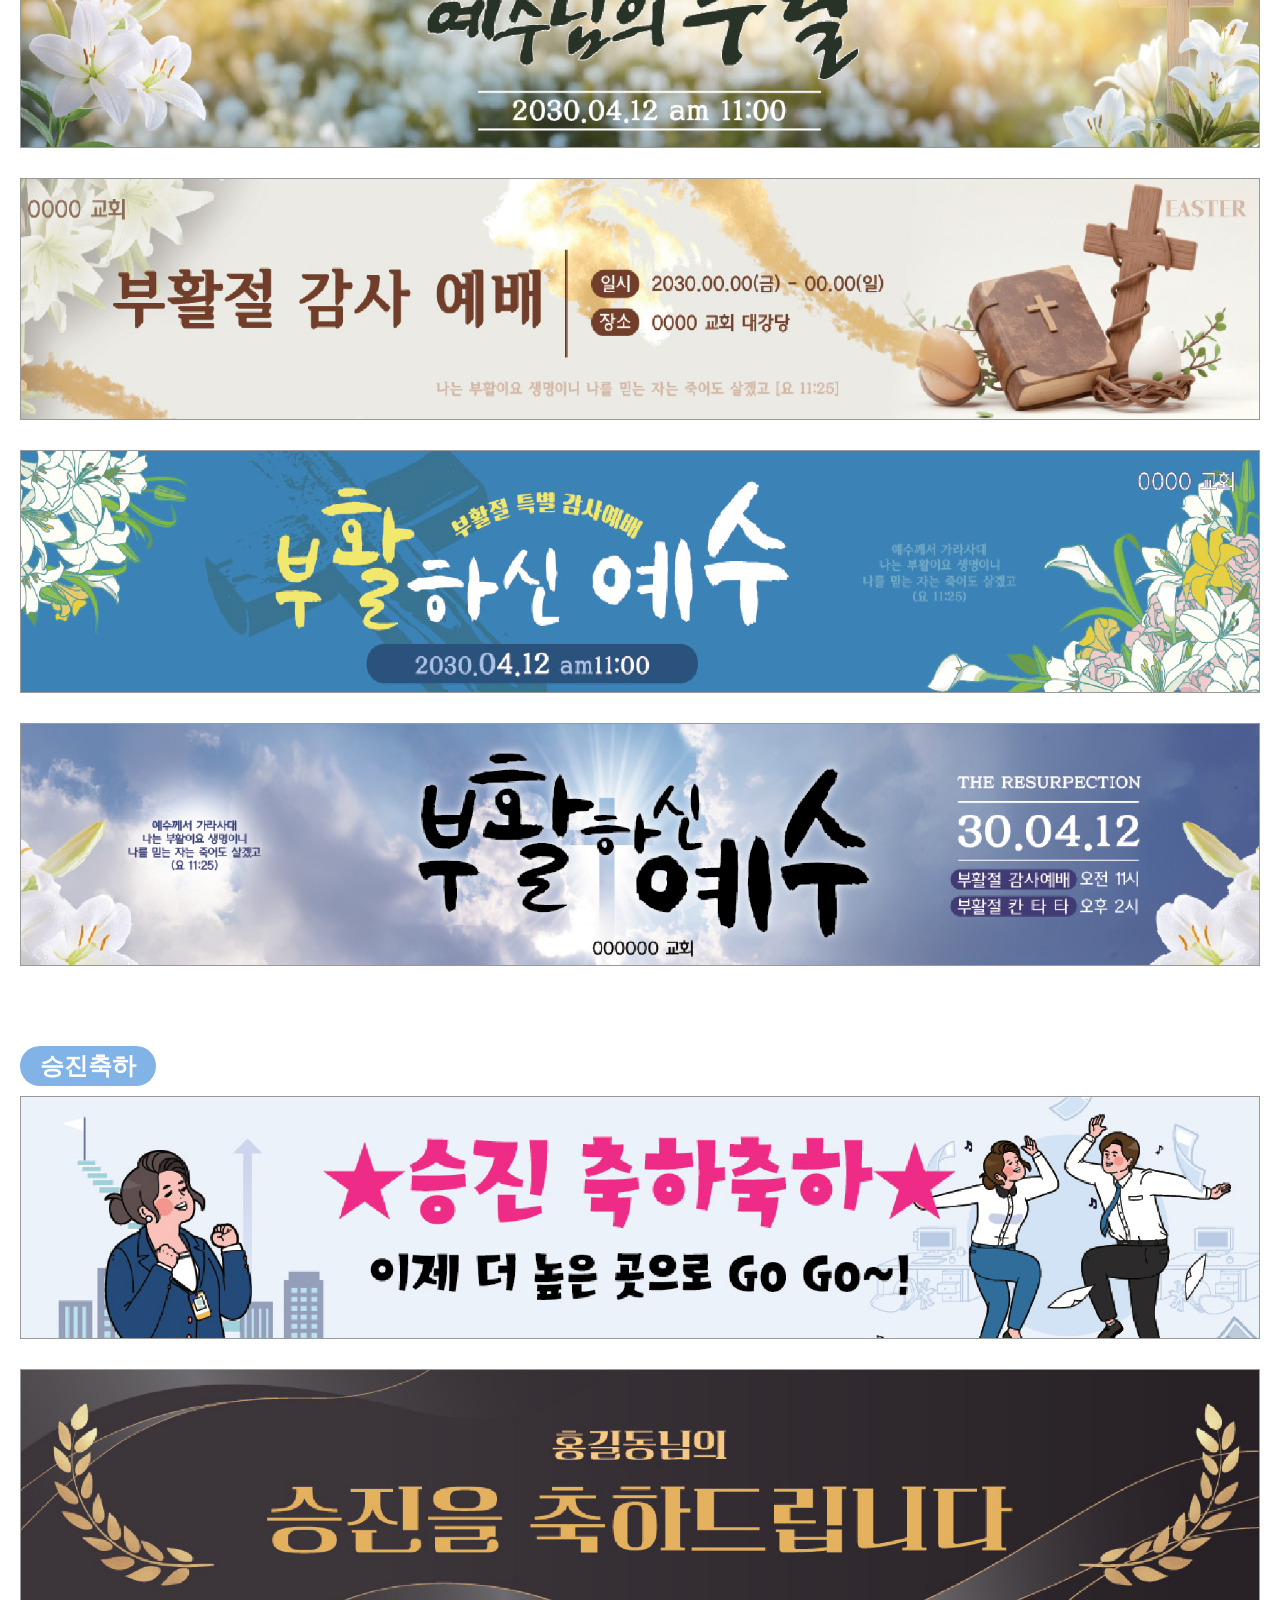
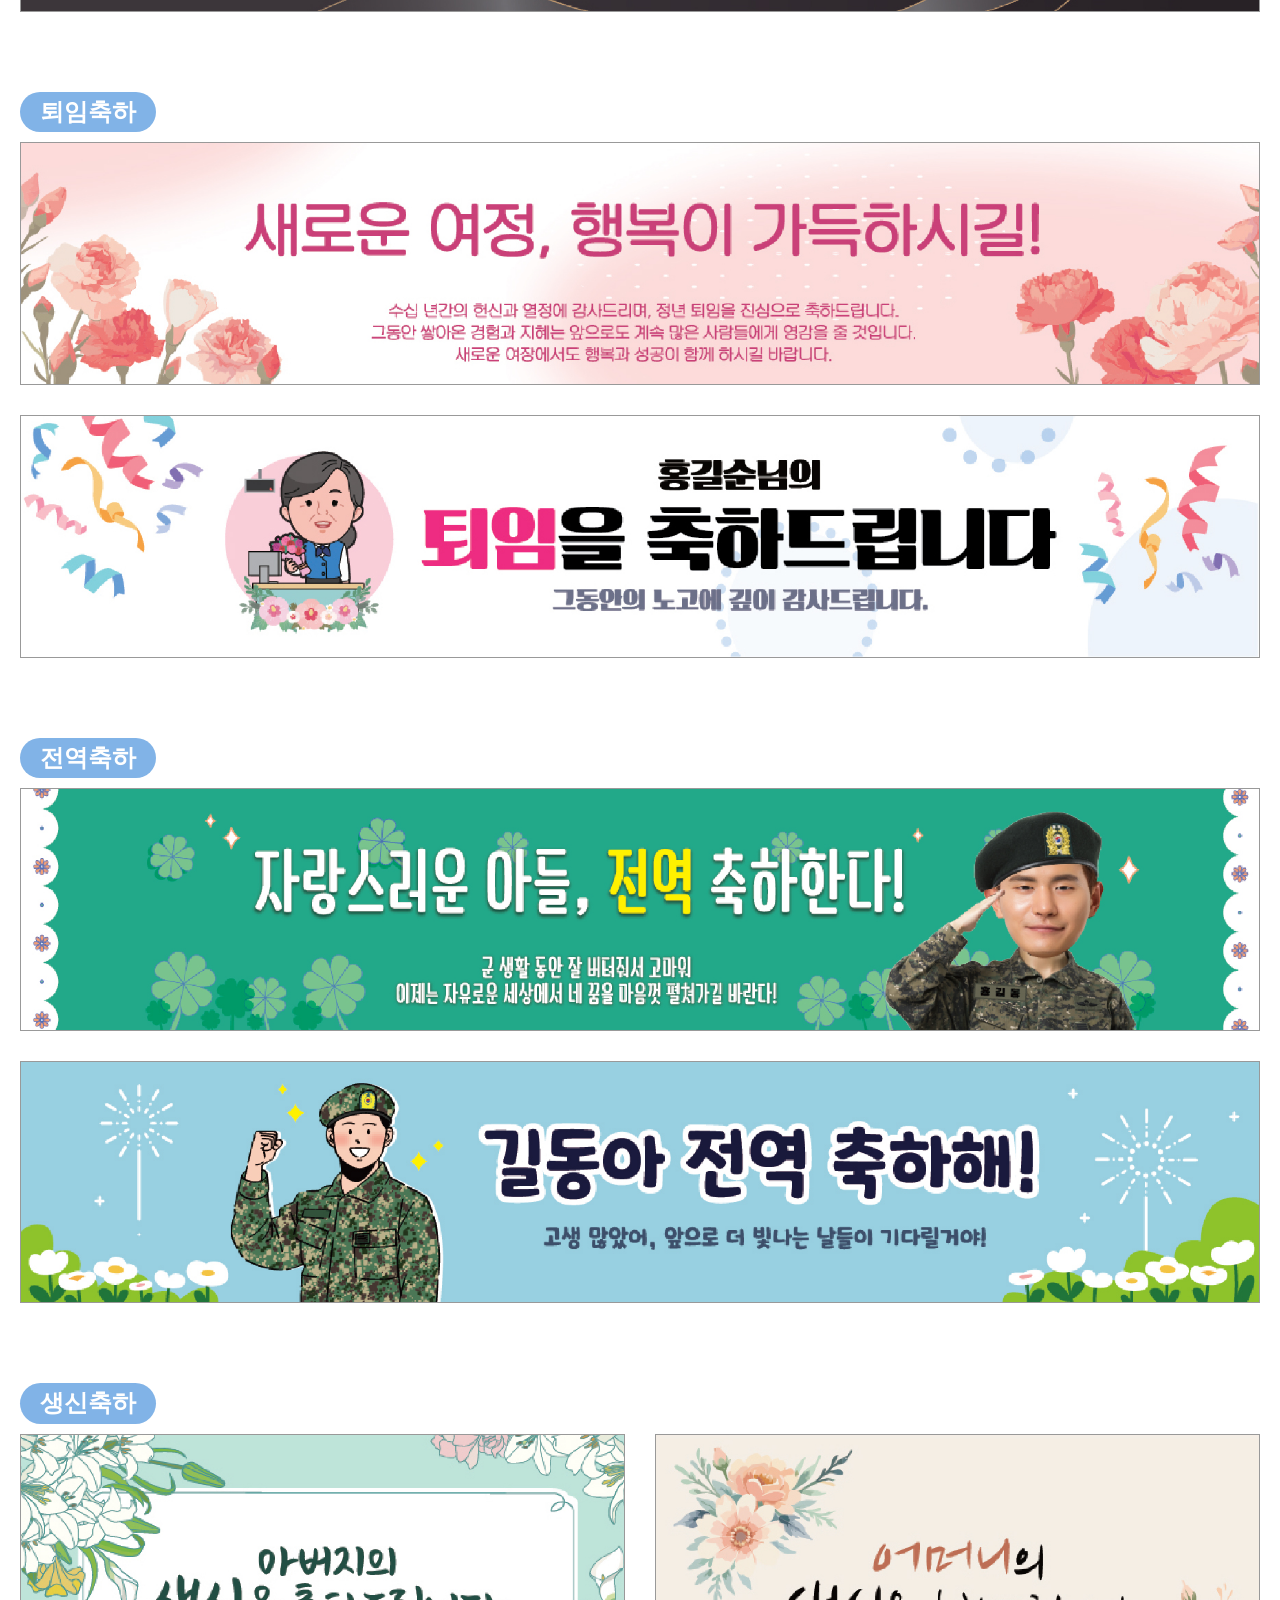
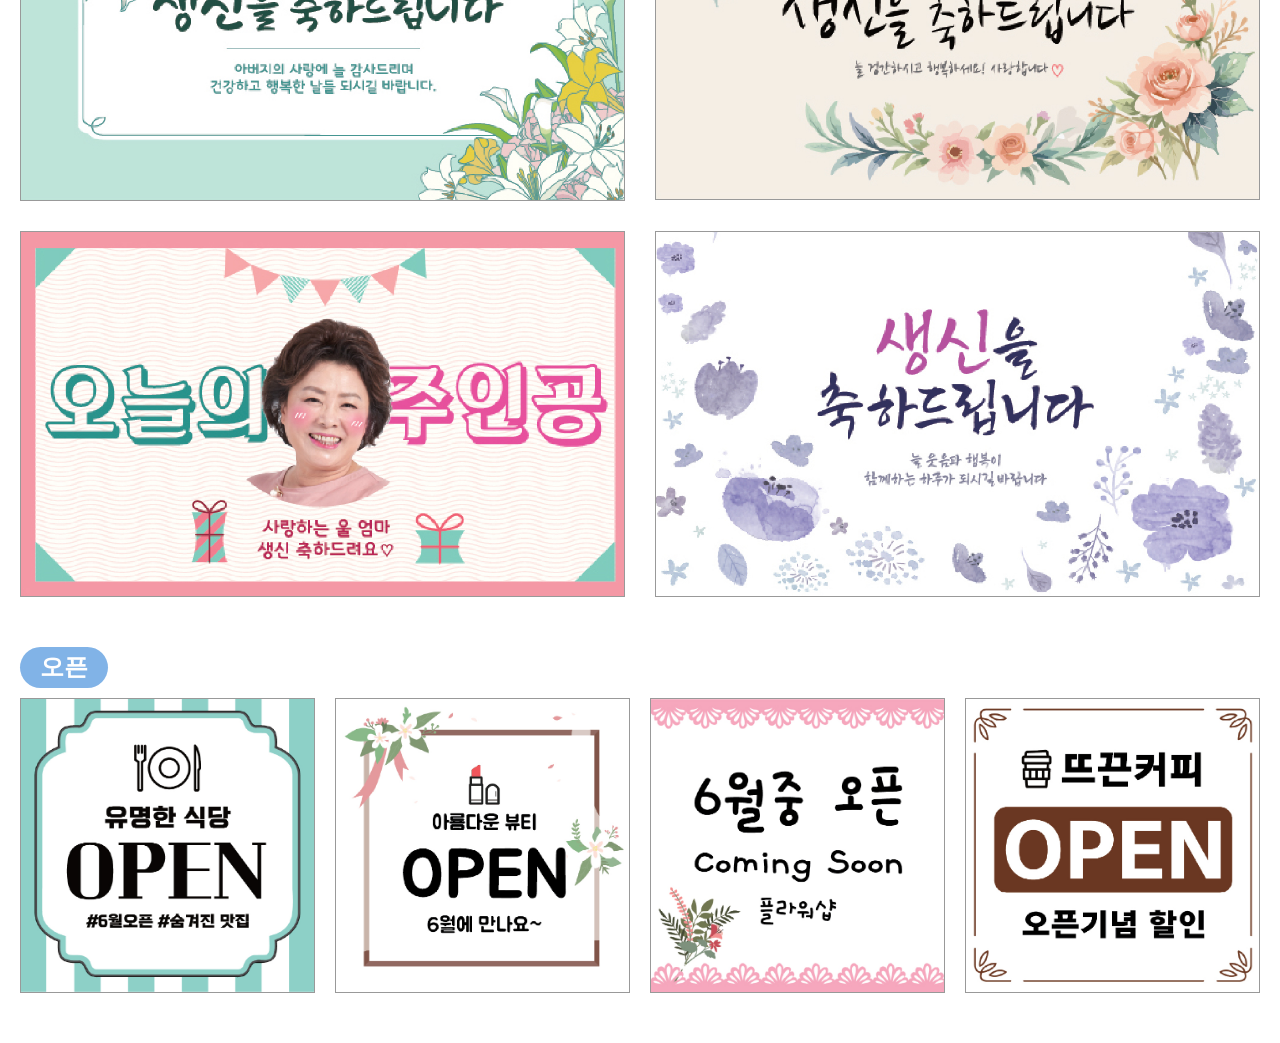
<file: work_banner2.html>
<!DOCTYPE html>
<html lang="ko">

<head>
    <meta charset="UTF-8" />
    <meta name="viewport" content="width=device-width, initial-scale=1.0" />
    <title>Portfolio</title>
    <link rel="shortcut icon" href="assets/img/favicon.png" type="image/x-icon">

    <!--rubik폰트-->
    <link rel="preconnect" href="https://fonts.googleapis.com">
    <link rel="preconnect" href="https://fonts.gstatic.com" crossorigin>
    <link
        href="https://fonts.googleapis.com/css2?family=Rubik:ital,wght@0,300..900;1,300..900&family=Russo+One&display=swap"
        rel="stylesheet">

    <!--css-->
    <link rel="stylesheet" href="./assets/css/work.css">
    <link rel="stylesheet" href="./assets/css/style.css">
    <link rel="stylesheet" href="assets/css/style.css">
</head>


<body id="top">
    <div class="inner">
        <h1>현수막</h1>
        <h3>작업시기 ㅣ 2025.03-06</h5>
            <p>쇼핑몰에 업로드된 현수막 디자인 작업입니다. <br>
                일러스트 소스를 활용하여 다양한 기념일 및 이벤트 상황에 맞춰 제작했습니다.</p>

            <div class="banner_margin">
                <h2>어린이날</h2>
                <img src="./assets/img/work/2025_banner/kid1.jpg" alt="">
                <img src="./assets/img/work/2025_banner/kid2.jpg" alt="">
                <img src="./assets/img/work/2025_banner/kid3.jpg" alt="">
                <img src="./assets/img/work/2025_banner/kid4.jpg" alt="">

                <h2>부활절</h2>
                <img src="./assets/img/work/2025_banner/Easter1.jpg" alt="">
                <img src="./assets/img/work/2025_banner/Easter2.jpg" alt="">
                <img src="./assets/img/work/2025_banner/Easter3.jpg" alt="">
                <img src="./assets/img/work/2025_banner/Easter4.jpg" alt="">

                <h2>승진축하</h2>
                <img src="./assets/img/work/2025_banner/promotion1.jpg" alt="">
                <img src="./assets/img/work/2025_banner/promotion2.jpg" alt="">

                <h2>퇴임축하</h2>
                <img src="./assets/img/work/2025_banner/retirement1.jpg" alt="">
                <img src="./assets/img/work/2025_banner/retirement2.jpg" alt="">

                <h2>전역축하</h2>
                <img src="./assets/img/work/2025_banner/Soldier1.jpg" alt="">
                <img src="./assets/img/work/2025_banner/Soldier2.jpg" alt="">
            </div>

            <h2>생신축하</h2>
            <div class="wrap">
                <img src="./assets/img/work/2025_banner/birthday1.jpg" alt="">
                <img src="./assets/img/work/2025_banner/birthday2.jpg" alt="">
                <img src="./assets/img/work/2025_banner/birthday3.jpg" alt="">
                <img src="./assets/img/work/2025_banner/birthday4.jpg" alt="">
            </div>

            <h2>오픈</h2>
            <div class="wrap2">
                <img src="./assets/img/work/2025_banner/open1.jpg" alt="">
                <img src="./assets/img/work/2025_banner/open2.jpg" alt="">
                <img src="./assets/img/work/2025_banner/open3.jpg" alt="">
                <img src="./assets/img/work/2025_banner/open4.jpg" alt="">
            </div>
    </div>


    <div class="sub_fix_btn">
        <p class="top_btn"><a href="#top"><img src="./assets/img/TOP-btn.png" alt=""></a></p>
        <p class="home_btn"><a href="./index.html" target="_blank"><img src="./assets/img/home-btn.png" alt=""></a></p>
    </div>
</body>

</html>
</file>
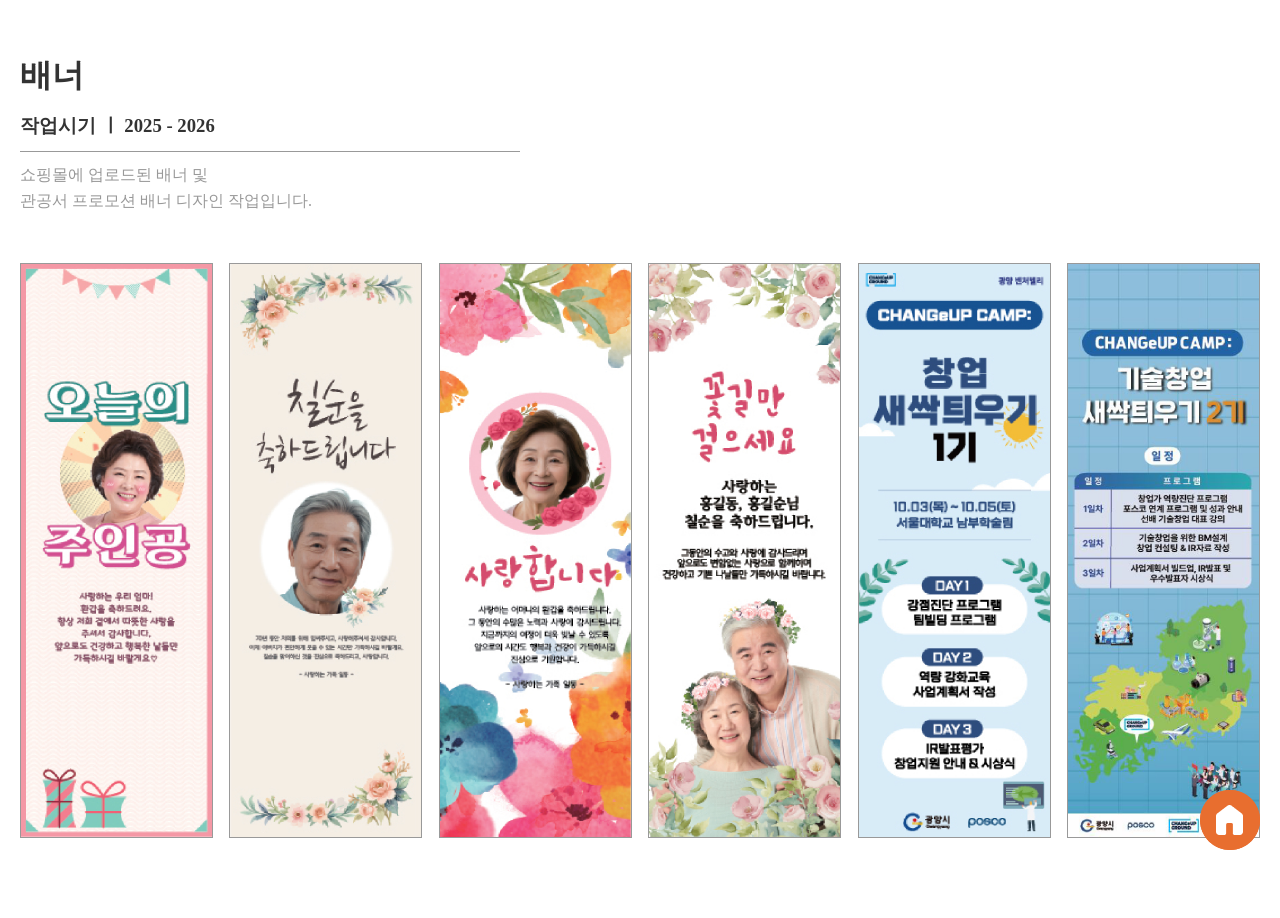
<file: work_banner3.html>
<!DOCTYPE html>
<html lang="ko">

<head>
    <meta charset="UTF-8" />
    <meta name="viewport" content="width=device-width, initial-scale=1.0" />
    <title>Portfolio</title>
    <link rel="shortcut icon" href="assets/img/favicon.svg" type="image/x-icon">

    <!--rubik폰트-->
    <link rel="preconnect" href="https://fonts.googleapis.com">
    <link rel="preconnect" href="https://fonts.gstatic.com" crossorigin>
    <link
        href="https://fonts.googleapis.com/css2?family=Rubik:ital,wght@0,300..900;1,300..900&family=Russo+One&display=swap"
        rel="stylesheet">

    <!--css-->
    <link rel="stylesheet" href="./assets/css/work.css">
    <link rel="stylesheet" href="./assets/css/style.css">
    <link rel="stylesheet" href="assets/css/style.css">
</head>


<body id="top">
    <div class="inner">
        <h1>배너</h1>
        <h3>작업시기 ㅣ 2025 - 2026</h5>
            <p class="banner3_p">쇼핑몰에 업로드된 배너 및 <br>
               관공서 프로모션 배너 디자인 작업입니다.
            </p>

            <div class="banner_margin banner3_page">
                <img src="./assets/img/work/banner/b1.jpg" alt="">
                <img src="./assets/img/work/banner/b2.jpg" alt="">
                <img src="./assets/img/work/banner/b3.jpg" alt="">
                <img src="./assets/img/work/banner/b4.jpg" alt="">
                <img src="./assets/img/work/banner/b5.jpg" alt="">
                <img src="./assets/img/work/banner/b6.jpg" alt="">
            </div>
    </div>


    <!<div class="sub_fix_btn">
        <!--<p class="top_btn"><a href="#top"><img src="./assets/img/TOP-btn.png" alt=""></a></p>-->
        <p class="home_btn"><a href="./index.html" target="_blank"><img src="./assets/img/home-btn.png" alt=""></a></p>
    </div>
</body>

</html>
</file>
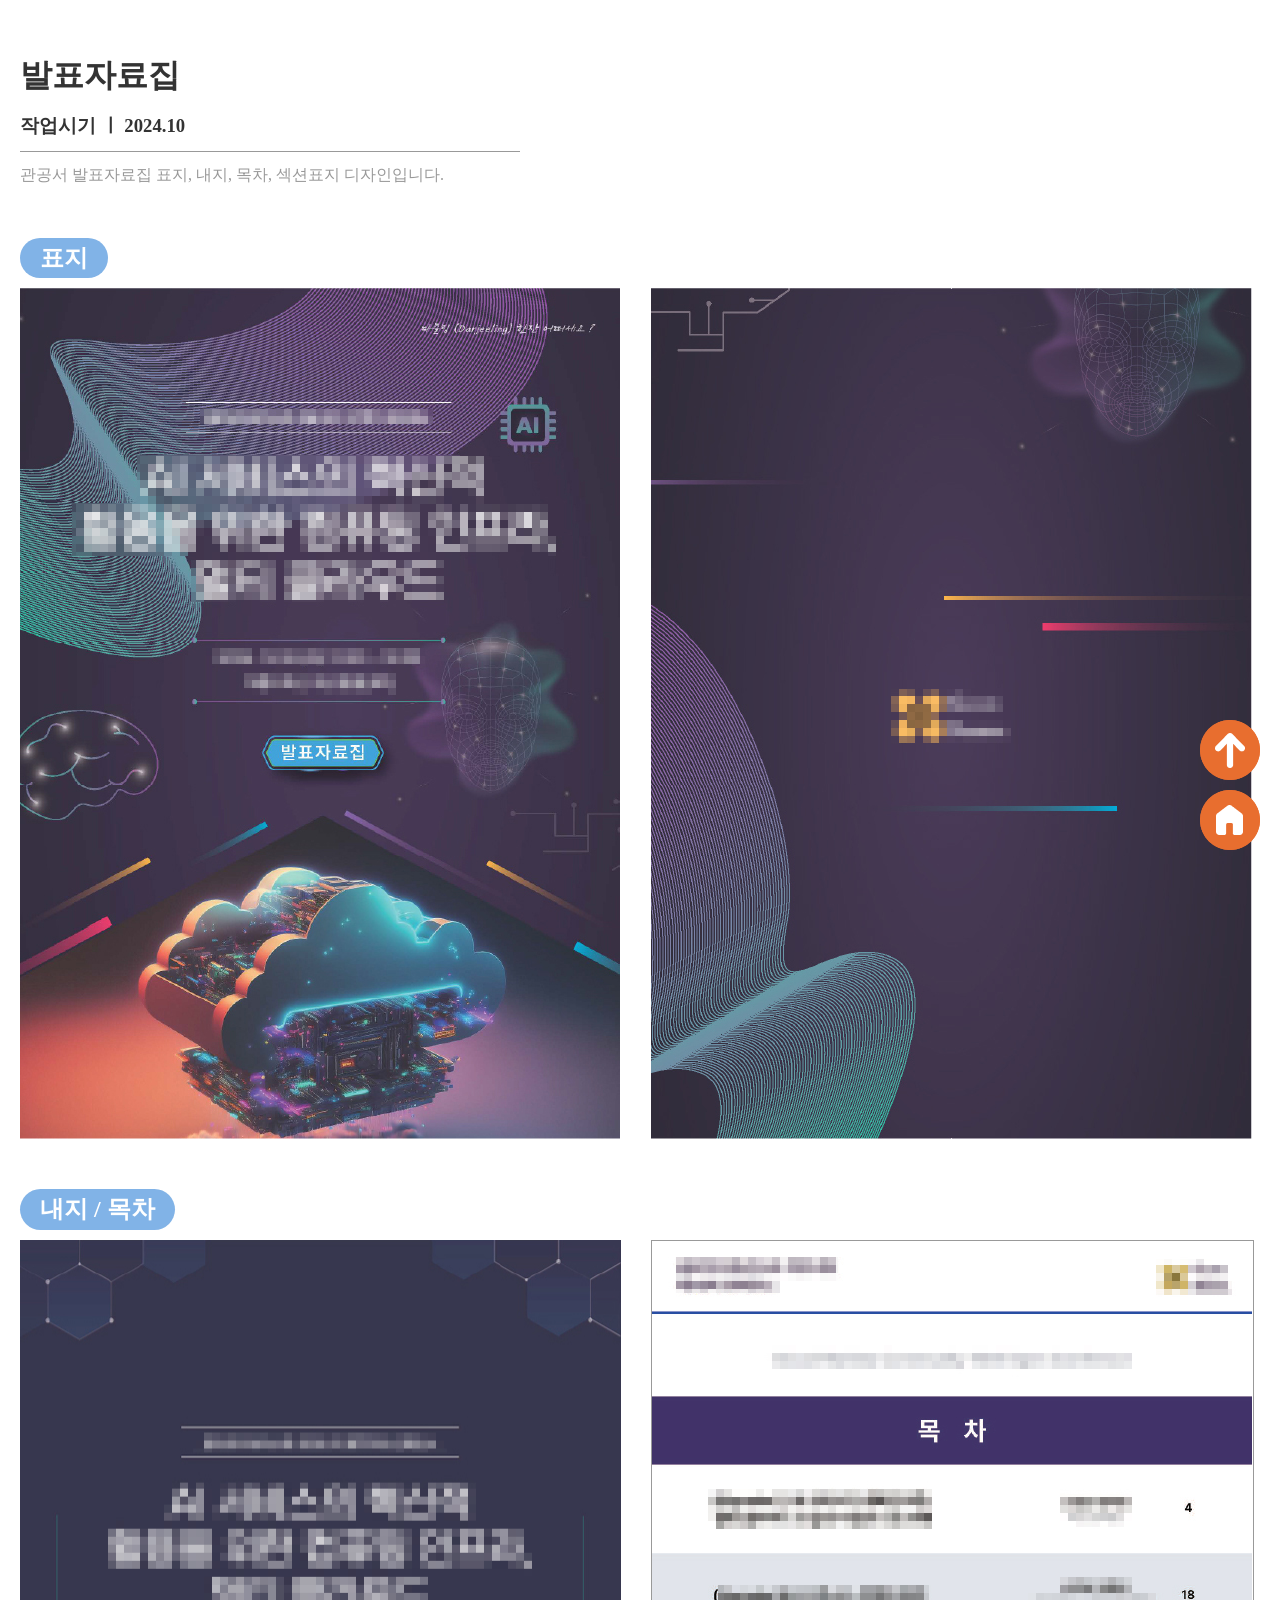
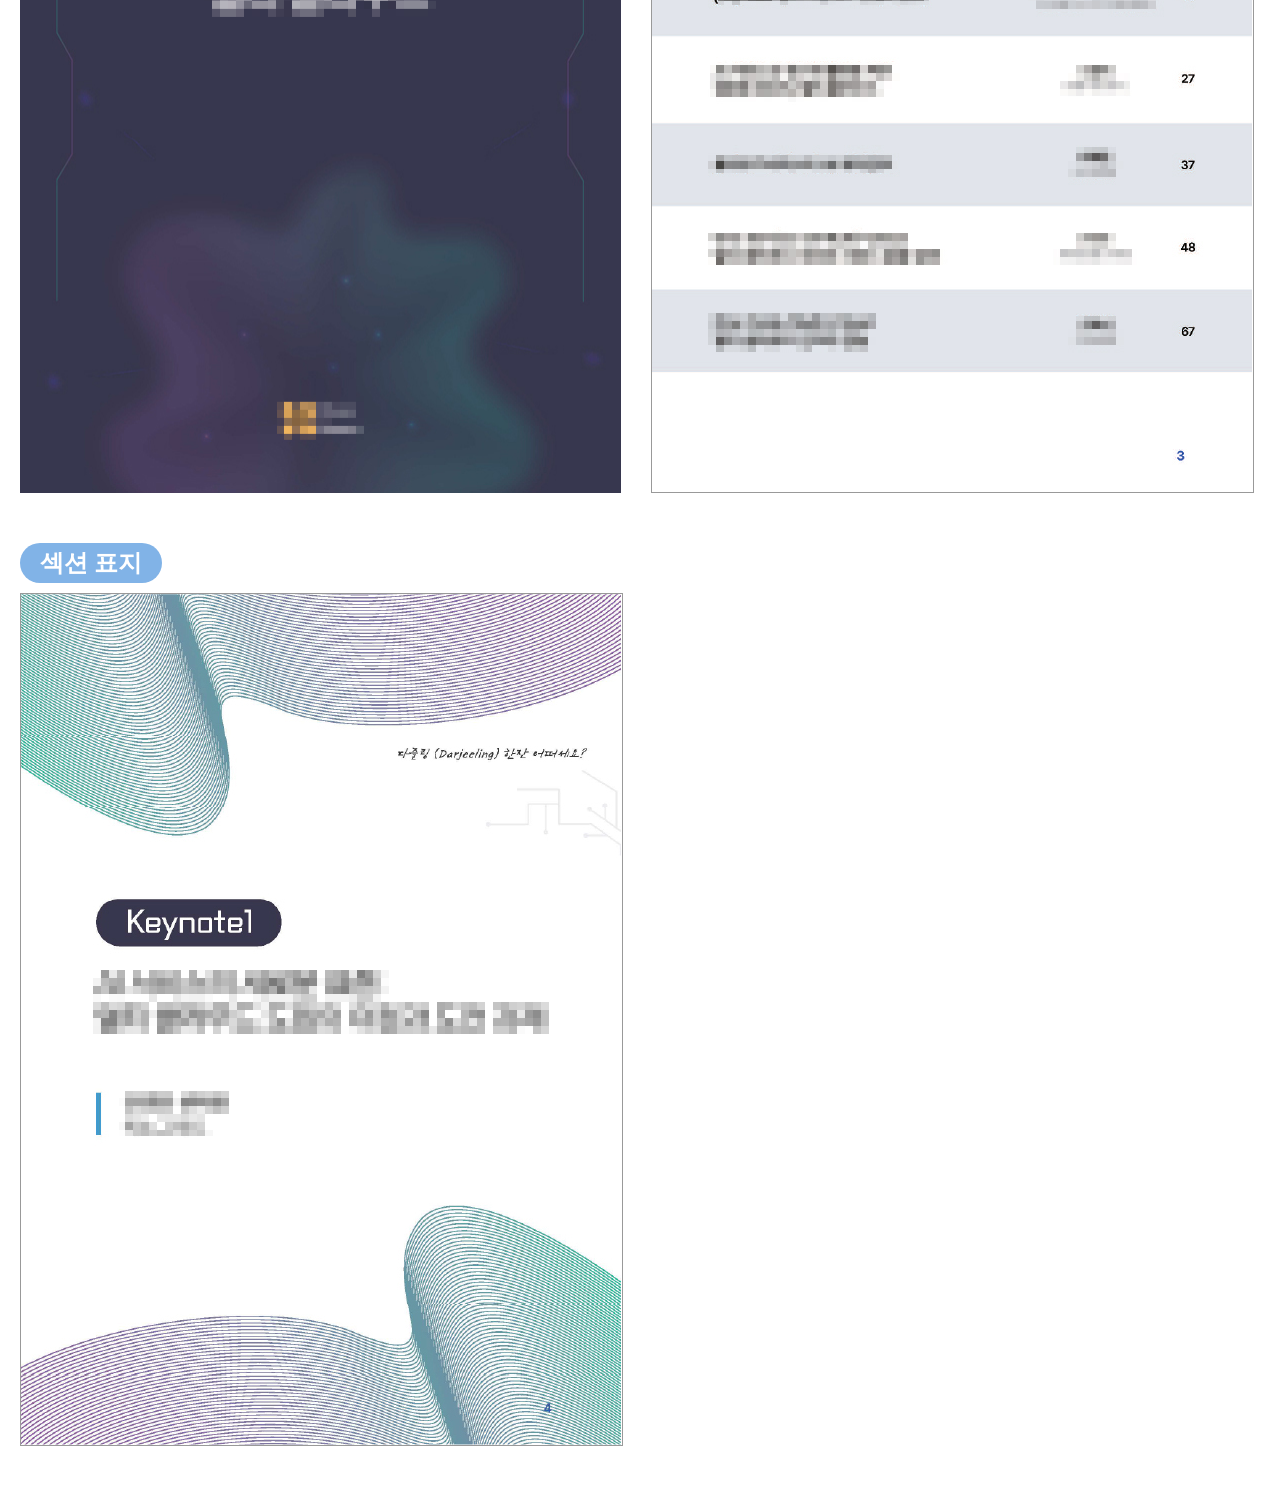
<file: work_book.html>
<!DOCTYPE html>
<html lang="ko">

<head>
    <meta charset="UTF-8" />
    <meta name="viewport" content="width=device-width, initial-scale=1.0" />
    <title>Portfolio</title>
    <link rel="shortcut icon" href="assets/img/favicon.png" type="image/x-icon">

    <!--rubik폰트-->
    <link rel="preconnect" href="https://fonts.googleapis.com">
    <link rel="preconnect" href="https://fonts.gstatic.com" crossorigin>
    <link
        href="https://fonts.googleapis.com/css2?family=Rubik:ital,wght@0,300..900;1,300..900&family=Russo+One&display=swap"
        rel="stylesheet">

    <!--css-->
    <link rel="stylesheet" href="./assets/css/work_book.css">
    <link rel="stylesheet" href="./assets/css/style.css">
    <link rel="stylesheet" href="assets/css/style.css">
</head>


<body id="top">
    <div class="inner">
        <h1>발표자료집</h1>
        <h3>작업시기 ㅣ 2024.10</h5>
            <p class="banner3_p">관공서 발표자료집 표지, 내지, 목차, 섹션표지 디자인입니다.
            </p>

            <div class="book_box">
                <h2>표지</h2>
                <div class="book1">
                    <img src="./assets/img/work/presentation_book/book1.jpg" alt="">
                    <img src="./assets/img/work/presentation_book/book2.jpg" alt="">
                </div>

                <h2>내지 / 목차</h2>
                <div class="book2">
                <img src="./assets/img/work/presentation_book/book3.jpg" alt="">
                <img src="./assets/img/work/presentation_book/book4.jpg" alt="" class="border">
                </div>

                <h2>섹션 표지</h2>
                <img src="./assets/img/work/presentation_book/book5.jpg" alt=""
                class="border">

            </div>
    </div>


    <!<div class="sub_fix_btn">
        <p class="top_btn"><a href="#top"><img src="./assets/img/TOP-btn.png" alt=""></a></p>
        <p class="home_btn"><a href="./index.html" target="_blank"><img src="./assets/img/home-btn.png" alt=""></a></p>
        </div>
</body>

</html>
</file>
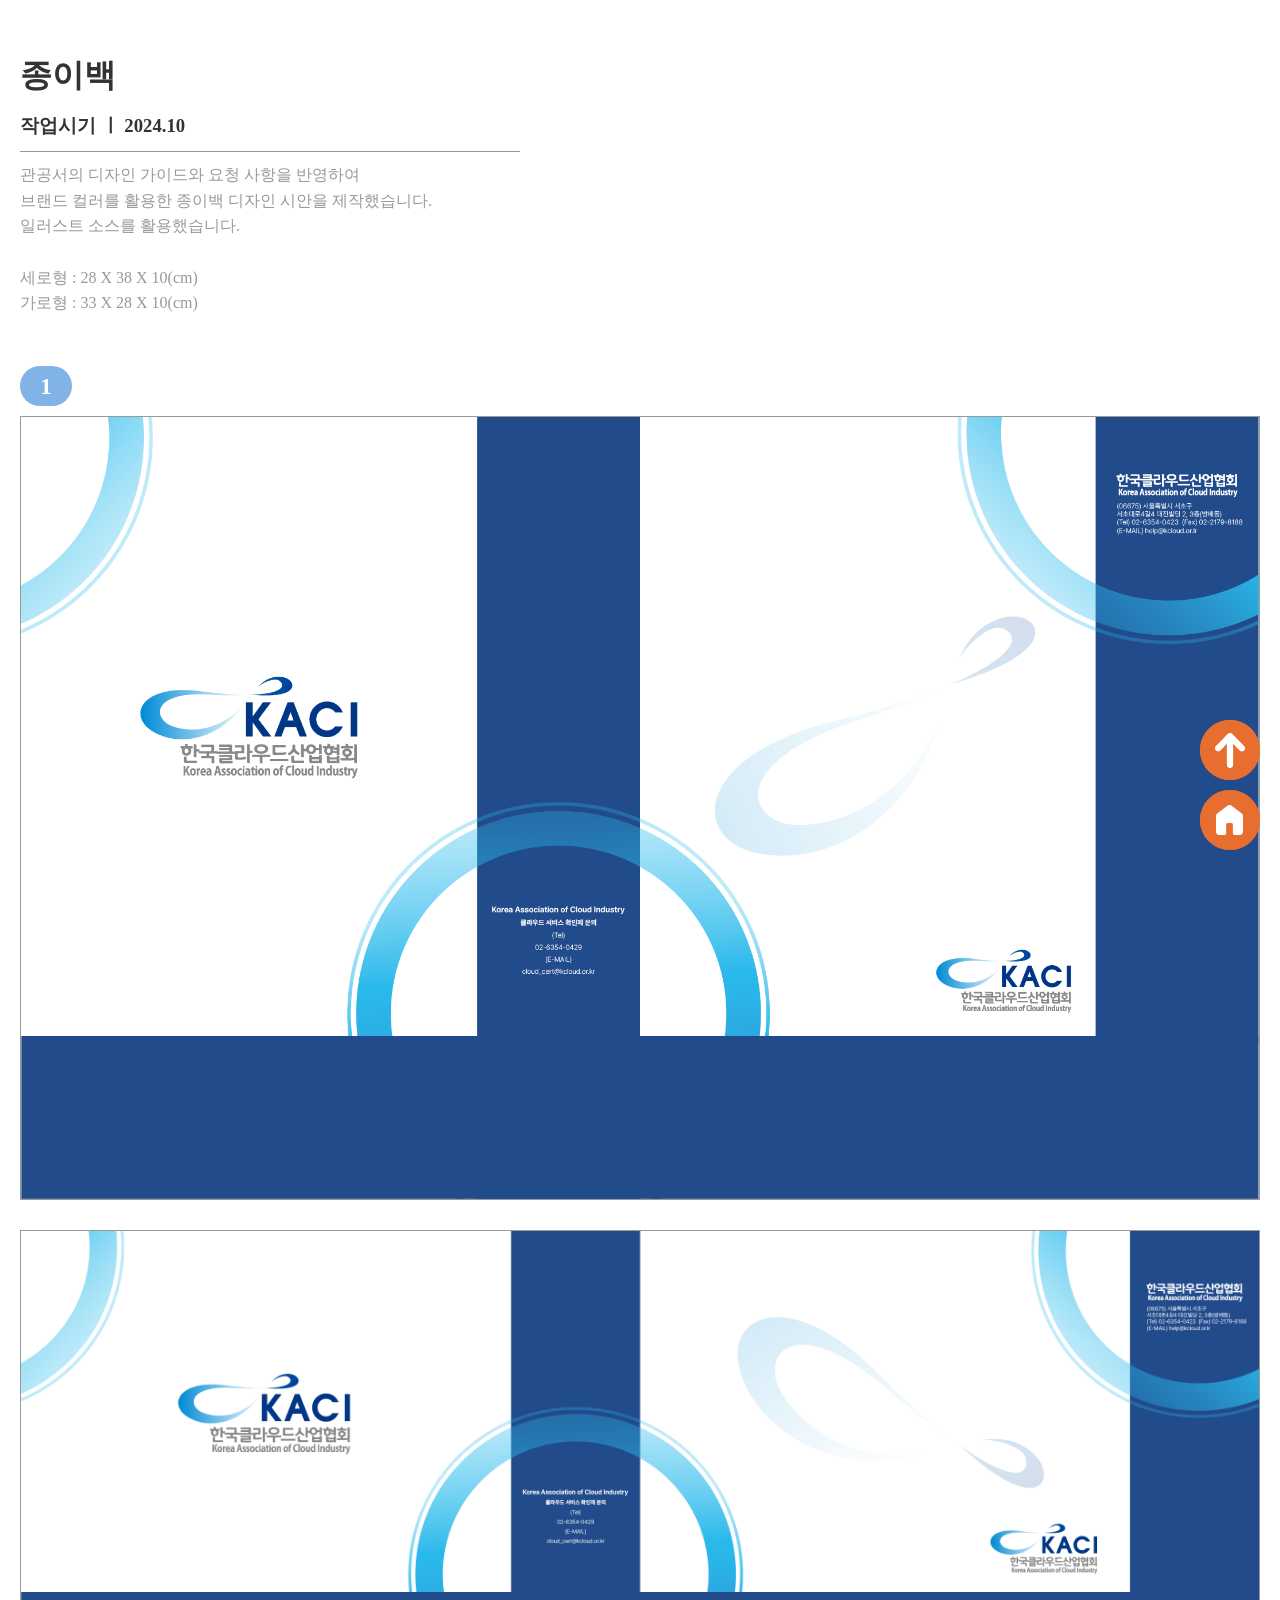
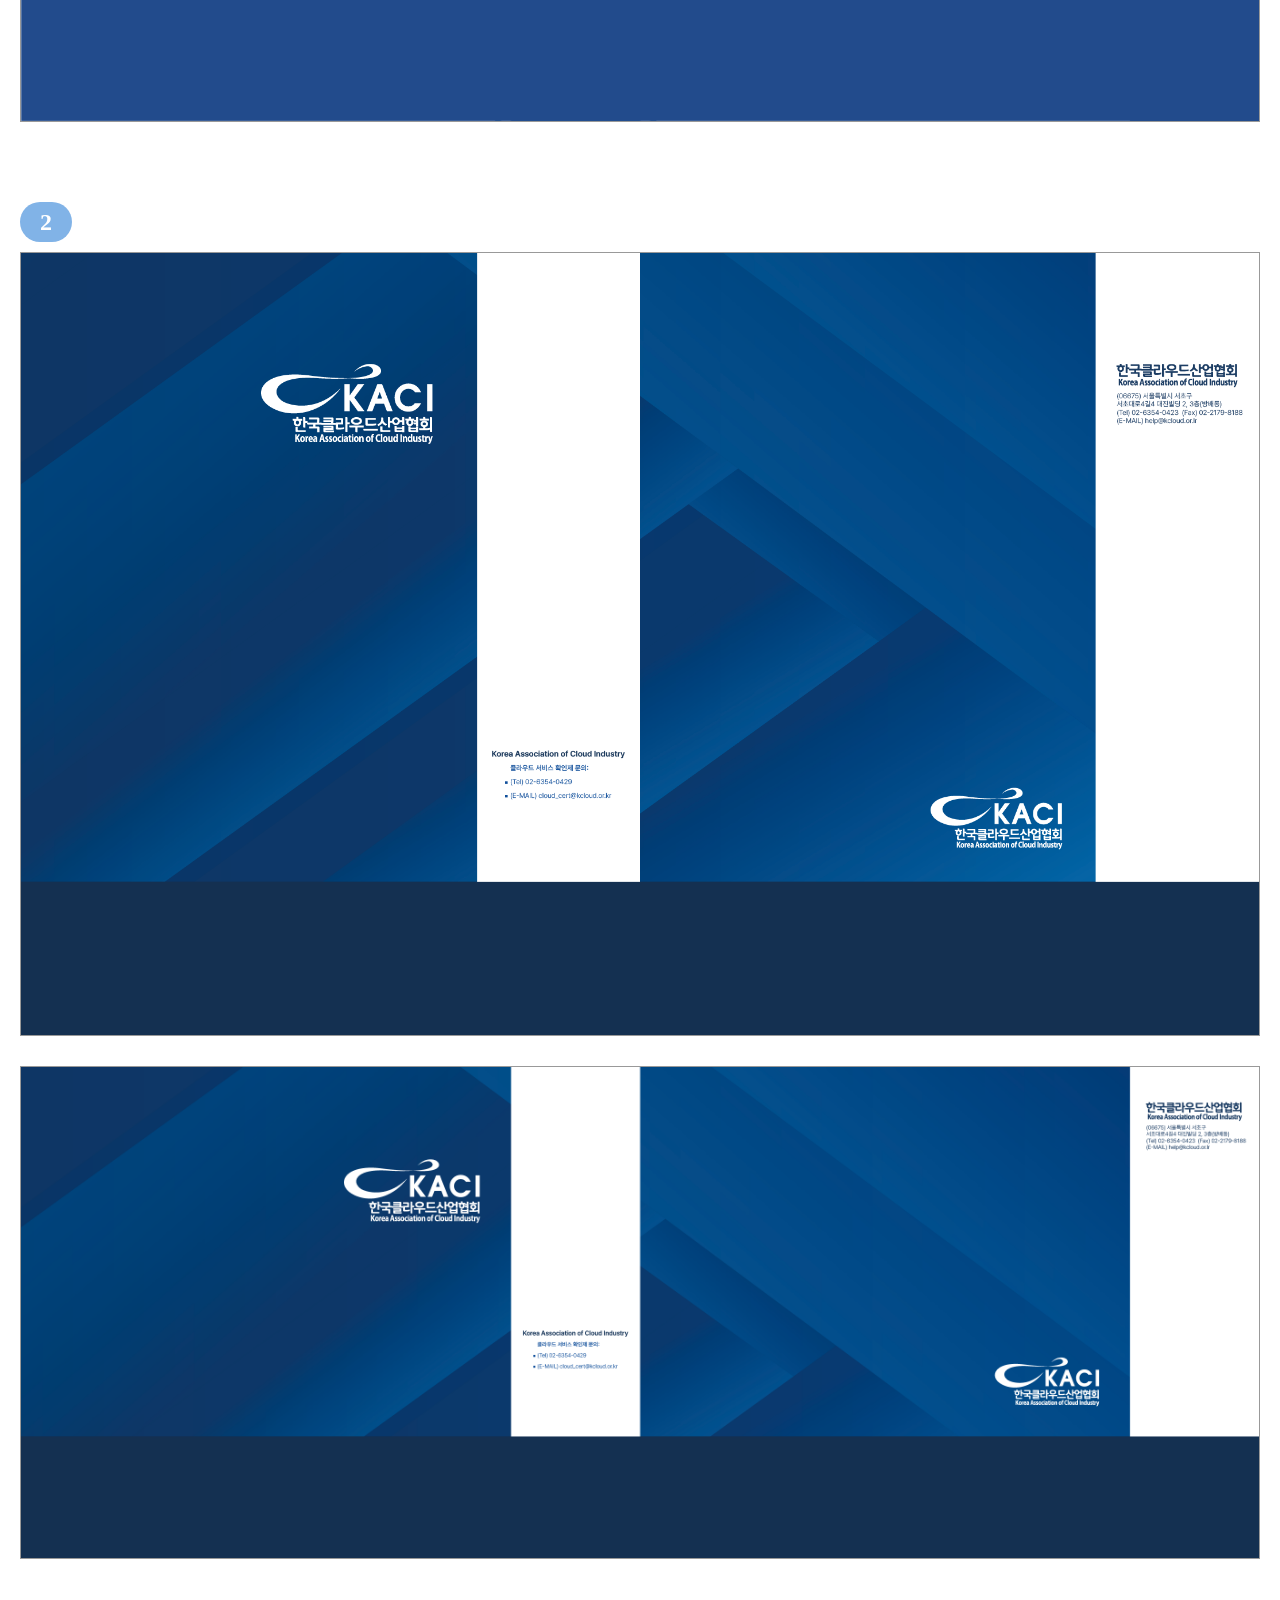
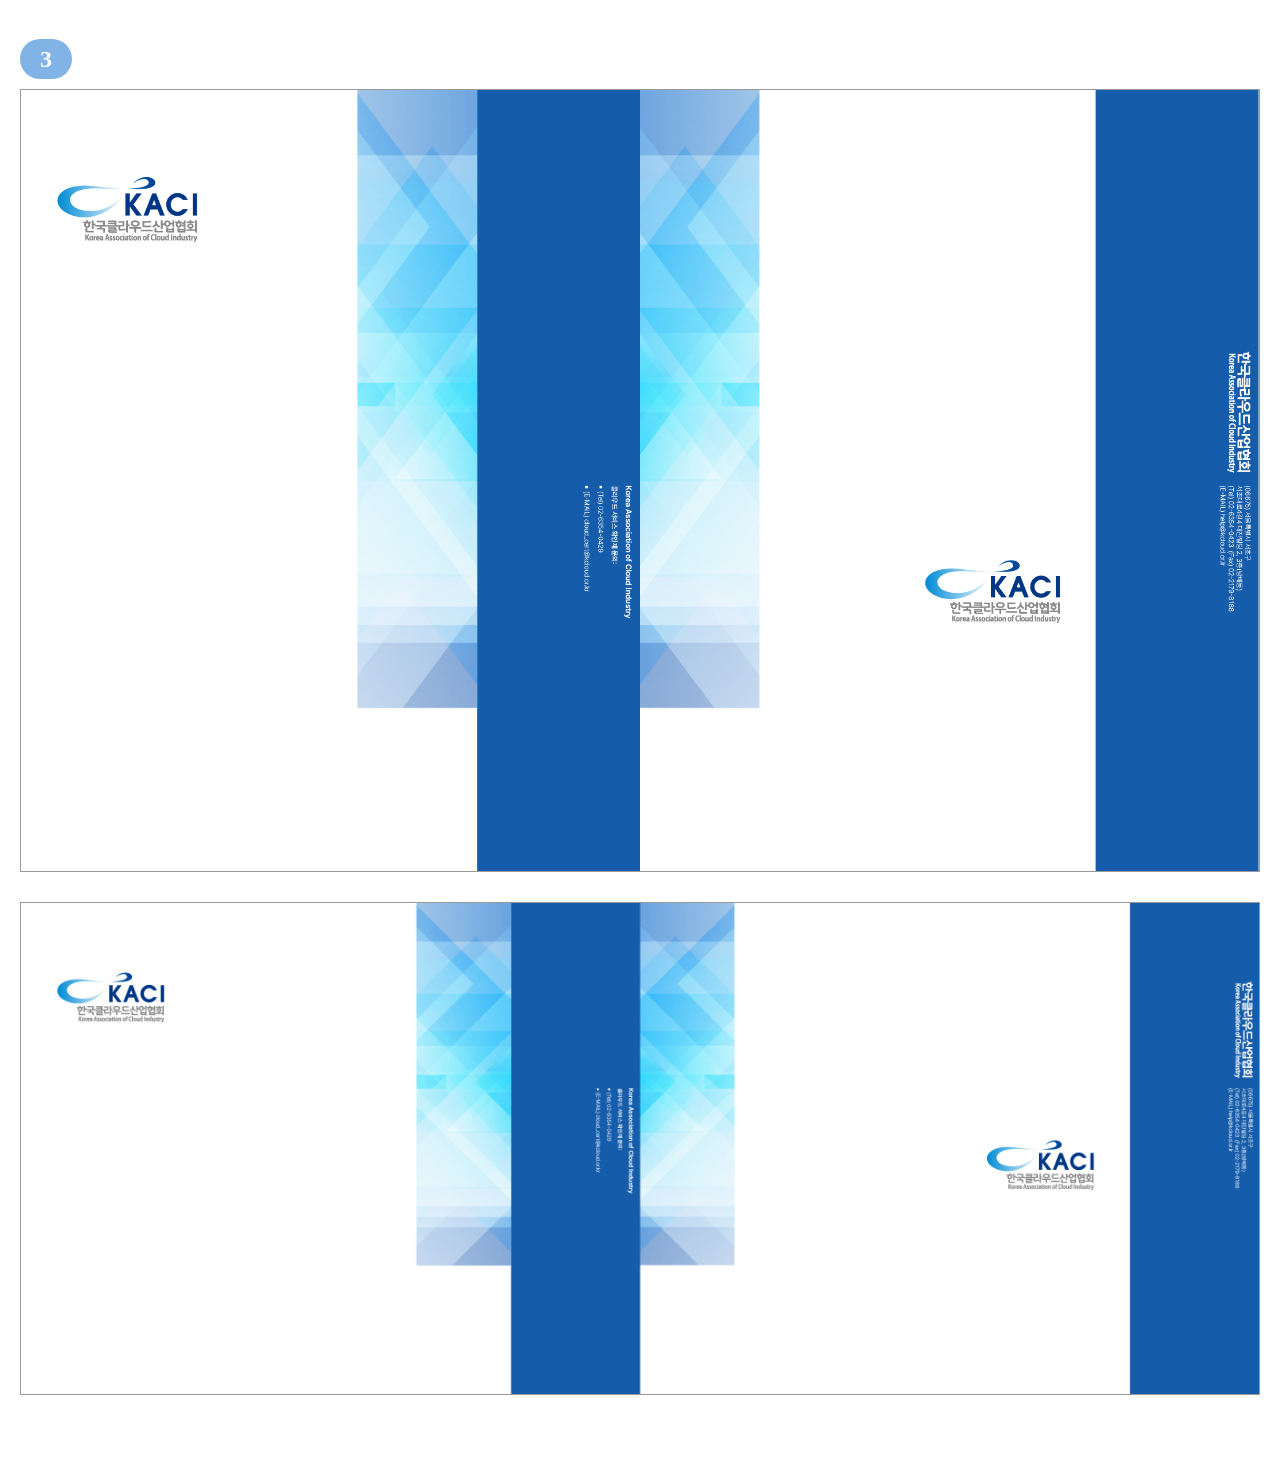
<file: work_package.html>
<!DOCTYPE html>
<html lang="ko">

<head>
    <meta charset="UTF-8" />
    <meta name="viewport" content="width=device-width, initial-scale=1.0" />
    <title>Portfolio</title>
    <link rel="shortcut icon" href="assets/img/favicon.png" type="image/x-icon">

    <!--rubik폰트-->
    <link rel="preconnect" href="https://fonts.googleapis.com">
    <link rel="preconnect" href="https://fonts.gstatic.com" crossorigin>
    <link
        href="https://fonts.googleapis.com/css2?family=Rubik:ital,wght@0,300..900;1,300..900&family=Russo+One&display=swap"
        rel="stylesheet">

    <!--css-->
    <link rel="stylesheet" href="./assets/css/work_package.css">
    <link rel="stylesheet" href="./assets/css/style.css">
    <link rel="stylesheet" href="assets/css/style.css">
</head>


<body id="top">
    <div class="inner">
        <h1>종이백</h1>
        <h3>작업시기 ㅣ 2024.10</h5>
            <p>관공서의 디자인 가이드와 요청 사항을 반영하여<br>
                브랜드 컬러를 활용한 종이백 디자인 시안을 제작했습니다. <br>
                일러스트 소스를 활용했습니다. <br><br>
                세로형 : 28 X 38 X 10(cm) <br>
                가로형 : 33 X 28 X 10(cm)
            </p>
            <h2>1</h2>
            <div>
                <img src="./assets/img/work/package/package_horizontal_1.png" alt="">
                <img src="./assets/img/work/package/package_vertical1.png" alt="">
            </div>

            <h2>2</h2>
            <div>
                <img src="./assets/img/work/package/package_horizontal_2.png" alt="">
                <img src="./assets/img/work/package/package_vertical2.png" alt="">
            </div>

            <h2>3</h2>
            <div>
                <img src="./assets/img/work/package/package_horizontal_3.png" alt="">
                <img src="./assets/img/work/package/package_vertical3.png" alt="">
            </div>
    </div>


    <div class="sub_fix_btn">
        <p class="top_btn"><a href="#top"><img src="./assets/img/TOP-btn.png" alt=""></a></p>
        <p class="home_btn"><a href="./index.html" target="_blank"><img src="./assets/img/home-btn.png" alt=""></a></p>
    </div>
</body>

</html>
</file>
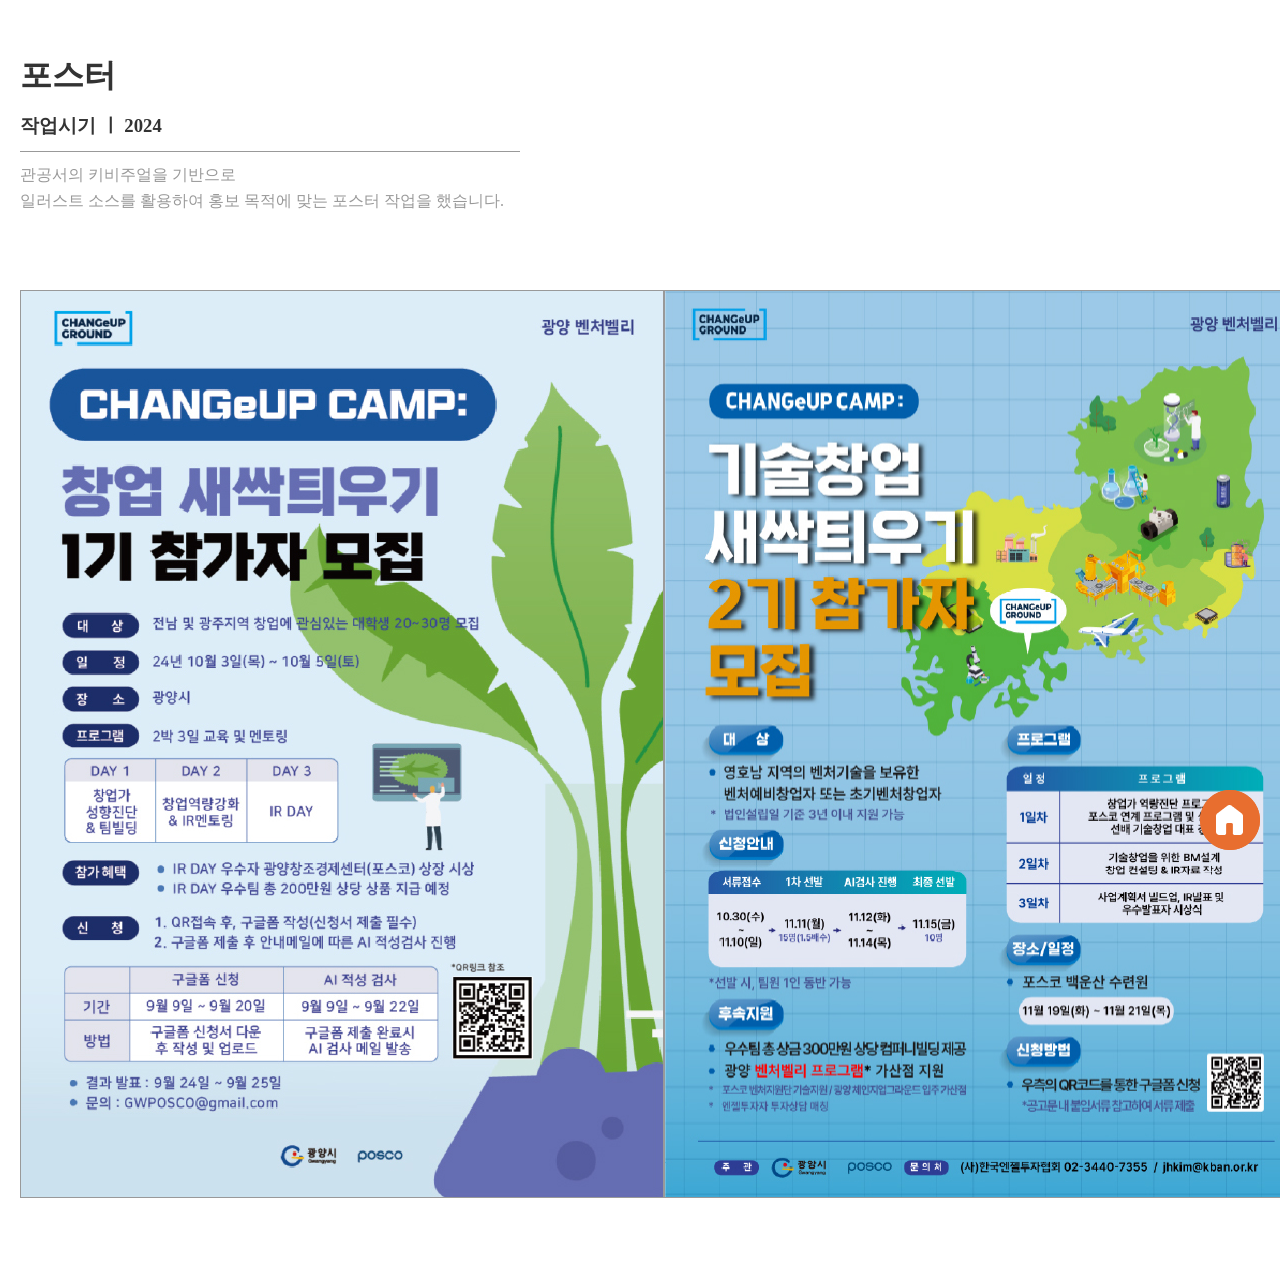
<file: work_poster.html>
<!DOCTYPE html>
<html lang="ko">

<head>
    <meta charset="UTF-8" />
    <meta name="viewport" content="width=device-width, initial-scale=1.0" />
    <title>Portfolio</title>
    <link rel="shortcut icon" href="assets/img/favicon.png" type="image/x-icon">

    <!--rubik폰트-->
    <link rel="preconnect" href="https://fonts.googleapis.com">
    <link rel="preconnect" href="https://fonts.gstatic.com" crossorigin>
    <link
        href="https://fonts.googleapis.com/css2?family=Rubik:ital,wght@0,300..900;1,300..900&family=Russo+One&display=swap"
        rel="stylesheet">

    <!--css-->
    <link rel="stylesheet" href="./assets/css/work_poster.css">
    <link rel="stylesheet" href="./assets/css/style.css">
    <link rel="stylesheet" href="assets/css/style.css">
</head>


<body id="top">
    <div class="inner">
        <h1>포스터</h1>
        <h3>작업시기 ㅣ 2024</h5>
            <p>관공서의 키비주얼을 기반으로 <br>
                일러스트 소스를 활용하여 홍보 목적에 맞는 포스터 작업을 했습니다.</p>
             <br><br><br>

            <div class="banner_margin">
                <img src="./assets/img/work/poster/poster1-100.jpg" alt="">
                <img src="./assets/img/work/poster/poster2-100.jpg" alt="">
            </div>
    </div>


    <!<div class="sub_fix_btn">
        <!--<p class="top_btn"><a href="#top"><img src="./assets/img/TOP-btn.png" alt=""></a></p>-->
        <p class="home_btn"><a href="./index.html" target="_blank"><img src="./assets/img/home-btn.png" alt=""></a></p>
        </div>
</body>

</html>
</file>
<file: assets/css/style.css>
:root {
  --bg: #f7f8fb;
  --bg-soft: #ffffff;
  --surface: rgba(255, 255, 255, 0.82);
  --surface-strong: rgba(255, 255, 255, 0.96);
  --text: #333333;
  --text-muted: #999999;
  --line: rgba(17, 24, 39, 0.09);
  --accent: #77ADE6;
  --accent-2: #7b8cff;
  --shadow: 0 18px 50px rgba(15, 23, 42, 0.08);
  --radius-lg: 28px;
  --radius-md: 20px;
  --radius-sm: 14px;
  --container: min(1600px, calc(100% - 64px));
  --transition: 320ms cubic-bezier(.2, .8, .2, 1);
  --nav-h: 84px;
}

* {
  box-sizing: border-box;
  padding: 0;
  margin: 0;
}

html {
  scroll-behavior: auto;
}

body {
  margin: 0;
  font-family: 'Pretendard';
  /*font-family: 'YeogiOttaeJalnan';*/
  background:
    color: var(--text);
  line-height: 1.6;
  overflow-x: hidden;
}

@font-face {
  font-family: 'YeogiOttaeJalnan';
  src: url('https://cdn.jsdelivr.net/gh/projectnoonnu/noonfonts_four@1.2/JalnanOTF00.woff') format('woff');
  font-weight: normal;
  font-display: swap;
}

img,
video {
  display: block;
  max-width: 100%;
}

a {
  color: inherit;
  text-decoration: none;
}

button {
  font: inherit;
}

.container {
  width: var(--container);
  margin: 0 auto;
}

.section {
  padding: 120px 0;
  position: relative;
  scroll-margin-top: calc(var(--nav-h) + 24px);
}

.eyebrow {
  display: inline-flex;
  align-items: center;
  gap: 8px;
  padding: 8px 14px;
  border: 1px solid var(--line);
  border-radius: 999px;
  color: #111827;
  font-size: 0.875rem;
  letter-spacing: 0.02em;
  background: rgba(255, 255, 255, 0.72);
  /* background: #86ecd0; */
  backdrop-filter: blur(10px);
  box-shadow: 0 8px 20px rgba(15, 23, 42, 0.04);
}

.section-head {
  display: flex;
  justify-content: space-between;
  align-items: end;
  gap: 24px;
  margin-bottom: 40px;
}

.section-head h2 {
  margin: 14px 0 0;
  font-size: clamp(2rem, 4vw, 3.5rem);
  line-height: 1.4;
  letter-spacing: -0.04em;
  padding-left: 30px;
  color: var(--accent);
}

.section-head p {
  max-width: 540px;
  color: var(--text-muted);
  margin: 0;
}

.site-header {
  position: fixed;
  inset: 0 0 auto 0;
  z-index: 50;
  padding: 18px 0;
  transition:
    background var(--transition),
    border-color var(--transition),
    backdrop-filter var(--transition),
    box-shadow var(--transition);
}

.site-header.scrolled {
  background: rgba(255, 255, 255, 0.78);
  border-bottom: 1px solid rgba(17, 24, 39, 0.06);
  backdrop-filter: blur(16px);
  box-shadow: 0 10px 30px rgba(15, 23, 42, 0.05);
}

.nav {
  width: var(--container);
  max-width: 1600px;
  margin: 0 auto;
  display: flex;
  align-items: center;
  justify-content: space-between;
  gap: 20px;
}

.brand {
  font-weight: 700;
  letter-spacing: -0.03em;
  font-size: 1rem;
  display: inline-flex;
  align-items: center;
  gap: 12px;

  color: #77ADE6;
}

.nav-links {
  display: flex;
  gap: 20px;
  align-items: center;
  color: var(--accent);
  font-size: 0.95rem;
}

.nav-links a {
  position: relative;
  padding: 6px 0;
  transition: color var(--transition), transform var(--transition);
}

.nav-links a::after {
  content: "";
  position: absolute;
  left: 0;
  bottom: 0;
  width: 100%;
  height: 1px;
  background: linear-gradient(90deg, var(--accent), transparent);
  transform: scaleX(0);
  transform-origin: left;
  transition: transform var(--transition);
}

.nav-links a:hover,
.nav-links a:focus-visible {
  color: var(--text);
  transform: translateY(-1px);
}

.nav-links a:hover::after,
.nav-links a:focus-visible::after {
  transform: scaleX(1);
}

.hero {
  min-height: 100svh;
  display: grid;
  align-items: end;
  padding: 118px 0 56px;
  position: relative;
  overflow: clip;
  isolation: isolate;

  color: #77ADE6;
}

.hero::before {
  content: "";
  position: absolute;
  inset: 0;
  background:
    radial-gradient(circle at 14% 26%, rgba(50, 199, 161, 0.11), transparent 22%),
    radial-gradient(circle at 84% 18%, rgba(123, 140, 255, 0.10), transparent 24%);
  filter: blur(10px);
  pointer-events: none;
  animation: heroGlow 10s ease-in-out infinite alternate;
}

.hero-video {
  position: absolute;
  inset: 0;
  width: 100%;
  height: 100%;
  object-fit: cover;
}

.hero-gridline {
  position: absolute;
  inset: 0;
  background-image:
    linear-gradient(rgba(17, 24, 39, 0.04) 1px, transparent 1px),
    linear-gradient(90deg, rgba(17, 24, 39, 0.04) 1px, transparent 1px);
  background-size: 72px 72px;
  opacity: 0.35;
  mask-image: linear-gradient(to bottom, rgba(0, 0, 0, 0.9), transparent 84%);
  pointer-events: none;
}

.hero-inner {
  position: relative;
  z-index: 1;
  width: min(1600px, calc(100% - 64px));
  margin: 0 auto;
  display: grid;
  grid-template-columns: minmax(520px, 0.9fr) minmax(760px, 1.1fr);
  gap: 56px;
  align-items: center;
  justify-content: center;
}

.hero-copy {
  max-width: 680px;
  width: 100%;
  position: relative;
  z-index: 2;
  justify-self: stretch;
  text-align: left;
  padding-left: 0;
}

.hero-copy h1 {
  margin: 16px 0 20px;
  font-size: clamp(4.2rem, 7.2vw, 7.9rem);
  line-height: 0.88;
  letter-spacing: -0.085em;
  max-width: 7.4ch;
  text-wrap: balance;
}

.hero-line {
  display: block;
  overflow: hidden;
}

.hero-line>span {
  display: inline-block;
  line-height: 1.1em;
  transform: translateY(112%);
  opacity: 0;
  animation: heroLineUp 900ms cubic-bezier(.2, .8, .2, 1) forwards;
}

.hero-line:nth-child(1)>span {
  animation-delay: 120ms;
}

.hero-line:nth-child(2)>span {
  animation-delay: 250ms;
}

.hero-line:nth-child(3)>span {
  animation-delay: 380ms;
}

.hero-copy p {
  max-width: 52ch;
  color: var(--text-muted);
  font-size: clamp(1rem, 1.45vw, 1.14rem);
  margin: 0 0 32px;
  opacity: 0;
  transform: translateY(18px);
  animation: heroFadeUp 900ms cubic-bezier(.2, .8, .2, 1) 620ms forwards;
}

.hero-actions {
  display: flex;
  gap: 14px;
  flex-wrap: wrap;
  opacity: 0;
  transform: translateY(18px);
  animation: heroFadeUp 900ms cubic-bezier(.2, .8, .2, 1) 760ms forwards;
}

.btn {
  appearance: none;
  border: 0;
  border-radius: 999px;
  padding: 14px 22px;
  cursor: pointer;
  transition: transform var(--transition), opacity var(--transition), background var(--transition), border-color var(--transition), box-shadow var(--transition);
}

.btn:hover {
  transform: translateY(-2px);
}

.btn-primary {
  background: linear-gradient(135deg, var(--accent), #86ecd0);
  color: #0d2a22;
  font-weight: 700;
  box-shadow: 0 14px 30px rgba(50, 199, 161, 0.18);
}

.btn-primary:hover {
  box-shadow: 0 20px 34px rgba(50, 199, 161, 0.24);
}

.btn-secondary {
  background: rgba(255, 255, 255, 0.7);
  color: var(--text);
  border: 1px solid rgba(17, 24, 39, 0.08);
  backdrop-filter: blur(12px);
}

.hero-visual {
  position: relative;
  min-height: 720px;
  width: 100%;
  display: grid;
  align-items: center;
  justify-self: stretch;
  opacity: 0;
  transform: translateY(22px) scale(0.985);
  animation: heroFadeUpScale 1100ms cubic-bezier(.2, .8, .2, 1) 380ms forwards;
}

.hero-frame {
  position: relative;
  min-height: 720px;
  width: 100%;
  border-radius: 38px;
  border: 1px solid rgba(17, 24, 39, 0.07);
  background:
    linear-gradient(160deg, rgba(255, 255, 255, 0.88), rgba(255, 255, 255, 0.62)),
    rgba(255, 255, 255, 0.88);
  overflow: hidden;
  box-shadow: 0 26px 80px rgba(15, 23, 42, 0.09);
  backdrop-filter: blur(20px);
}

.hero-frame::before {
  content: "";
  position: absolute;
  inset: 0;
  background:
    linear-gradient(135deg, rgba(50, 199, 161, 0.08), transparent 34%),
    linear-gradient(220deg, rgba(123, 140, 255, 0.08), transparent 28%);
  pointer-events: none;
}

.hero-frame::after {
  content: "";
  position: absolute;
  inset: 18px;
  border-radius: 26px;
  border: 1px solid rgba(17, 24, 39, 0.05);
  pointer-events: none;
}

.hero-stack {
  position: absolute;
  inset: 0;
  padding: 30px;
  display: grid;
  grid-template-columns: minmax(0, 1.08fr) minmax(280px, 0.82fr);
  grid-template-rows: minmax(0, 1.12fr) minmax(0, 0.88fr);
  gap: 18px;
}

.hero-panel {
  position: relative;
  border-radius: 26px;
  overflow: hidden;
  border: 1px solid rgba(17, 24, 39, 0.06);
  background:
    radial-gradient(circle at 20% 20%, rgba(50, 199, 161, 0.12), transparent 26%),
    radial-gradient(circle at 78% 24%, rgba(123, 140, 255, 0.14), transparent 24%),
    linear-gradient(135deg, #ffffff 0%, #f3f6fb 52%, #eef2f8 100%);
  box-shadow: 0 18px 40px rgba(15, 23, 42, 0.08);
  transition: transform 600ms cubic-bezier(.2, .8, .2, 1), border-color var(--transition), box-shadow var(--transition);
  transform-origin: center;
}

.hero-panel:hover {
  transform: translateY(-6px) scale(1.01);
  border-color: rgba(50, 199, 161, 0.16);
  box-shadow: 0 24px 50px rgba(15, 23, 42, 0.12);
}

.hero-panel--primary {
  grid-column: 1;
  grid-row: 1 / span 2;
  min-height: 0;
  animation: panelFloatA 10s ease-in-out infinite;
}

.hero-panel--secondary,
.hero-panel--tertiary {
  min-height: 0;
  min-width: 0;
}

.hero-panel--secondary {
  animation: panelFloatB 8.5s ease-in-out infinite;
}

.hero-panel--tertiary {
  animation: panelFloatC 9.5s ease-in-out infinite;
}

.hero-panel video,
.hero-panel img {
  width: 100%;
  height: 100%;
  object-fit: cover;
  transform: scale(1.02);
  background:
    radial-gradient(circle at 20% 20%, rgba(50, 199, 161, 0.16), transparent 26%),
    radial-gradient(circle at 78% 24%, rgba(123, 140, 255, 0.18), transparent 24%),
    linear-gradient(135deg, #ffffff 0%, #f3f6fb 52%, #eef2f8 100%);
}

/* .hero-panel::after {
  content: "";
  position: absolute;
  inset: auto 0 0 0;
  height: 52%;
  background: linear-gradient(to top, rgba(255, 255, 255, 0.94), transparent);
  pointer-events: none;
} */

.hero-panel-label {
  position: absolute;
  left: 18px;
  right: 18px;
  bottom: 18px;
  z-index: 1;
  display: grid;
  gap: 4px;
}

.hero-panel-label strong {
  font-size: 1.1rem;
  letter-spacing: -0.03em;
}

.hero-panel-label span {
  color: var(--text-muted);
  font-size: 0.88rem;
}

.scroll-indicator {
  position: absolute;
  bottom: 24px;
  left: 50%;
  transform: translateX(-50%);
  color: var(--text-muted);
  font-size: 0.84rem;
  display: flex;
  flex-direction: column;
  gap: 10px;
  align-items: center;
  z-index: 1;
  letter-spacing: 0.08em;
  text-transform: uppercase;
}

.scroll-indicator::after {
  content: "";
  width: 1px;
  height: 46px;
  background: linear-gradient(to bottom, rgba(17, 24, 39, 0.45), transparent);
  animation: flow 1.8s infinite;
}

#about {
  background-image: url(../img/about-background.png);
}


.about-grid {
  display: grid;
  grid-template-columns: 0.9fr 1.1fr;
  gap: 36px;
  align-items: start;
}

.card {
  /* background: linear-gradient(180deg, rgba(255, 255, 255, 0.92), rgba(255, 255, 255, 0.80)); */
  /* border: 1px solid rgba(17, 24, 39, 0.06); */
  /* border-radius: var(--radius-lg); */
  /* box-shadow: var(--shadow); */
  overflow: hidden;
  /* backdrop-filter: blur(18px); */
}

.profile-card {
  position: sticky;
  top: 104px;
}

.profile-media {
  aspect-ratio: 5 / 3;
  display: grid;
  place-items: center;
  color: #ffffff;
  font-size: 0.95rem;

  border-radius: 22px 22px 0 0;
}

.about {
  overflow: hidden;
}

.profile-body,
{
padding: 28px;
}

.about-body {
  padding: 40px;

  box-shadow: 6px 6px 20px rgba(0, 0, 0, 0.15);
}

.profile-body {
  border-radius: 0 0 22px 22px;
  padding: 0 20px 20px 20px;
}

.thumb-video {
  object-fit: cover;
  display: block;
}

.about-grid .thumb-video {
  border-radius: 22px;
  overflow: hidden;
}

.profile-body {
  background-color: #ffffff;
}

.about-body h3 {
  margin: 0 0 14px;
  font-size: 1.75rem;
  letter-spacing: -0.03em;
}

.about-body {
  background-color: #ffffff;
  border-radius: 22px;
}

.about-body p {
  color: var(--text-muted);
  margin: 0 0 24px;
}

.about-grid .profile-card {
  position: static;

  border-radius: 22px;
  overflow: hidden;

  box-shadow: 6px 6px 20px rgba(0, 0, 0, 0.15);
}

.timeline {
  display: grid;
  gap: 14px;
  margin-bottom: 26px;
}

.timeline-item {
  display: grid;
  grid-template-columns: 84px 1fr;
  gap: 45px;
  padding: 14px 0;
  border-bottom: 1px solid rgba(17, 24, 39, 0.07);
}

.timeline-item:last-child {
  border-bottom: 0;
}

.timeline-year {
  color: var(--accent);
  font-weight: 700;
  width: 400px;
}

.timeline-role strong {
  display: block;
  margin-bottom: 4px;
}

.timeline-role span {
  color: var(--text-muted);
  font-size: 0.96rem;
}

.skills {
  display: grid;
  grid-template-columns: repeat(3, minmax(0, 1fr));
  gap: 14px;
}

.skill-group {
  padding: 18px;
  border-radius: var(--radius-md);
  background: #F9F9F9;
  border: 1px solid rgba(17, 24, 39, 0.06);
}

.skill-group h4 {
  margin: 0 0 10px;
  font-size: 0.98rem;
}

.skill-tags {
  display: flex;
  flex-wrap: wrap;
  gap: 6px;
}

.tag a {
  display: block;
  padding: 8px 10px;
  border-radius: 999px;
  background: rgba(255, 255, 255, 0.85);
  border: 1px solid rgba(17, 24, 39, 0.06);
  color: var(--text-muted);
  font-size: 0.85rem;
}

.tag a:hover {
  background: var(--accent);
  color: #fff;
}

.slider-controls {
  display: flex;
  gap: 10px;
}

.slider-btn {
  width: 44px;
  height: 44px;
  border-radius: 999px;
  border: 1px solid rgba(17, 24, 39, 0.08);
  background: rgba(255, 255, 255, 0.88);
  color: var(--text);
  cursor: pointer;
  transition: transform var(--transition), background var(--transition), border-color var(--transition), box-shadow var(--transition);
  box-shadow: 0 8px 20px rgba(15, 23, 42, 0.05);
}

.slider-btn:hover {
  transform: translateY(-2px);
  background: #ffffff;
  border-color: rgba(50, 199, 161, 0.22);
  box-shadow: 0 12px 24px rgba(15, 23, 42, 0.08);
}

.brand-stack {
  display: grid;
  gap: 100px;
}

.brand-row {
  padding: 26px;
  /* display: grid; */
  grid-template-columns: minmax(250px, 0.34fr) minmax(0, 1fr);
  gap: 24px;
  align-items: center;
}

.brand-info {
  display: grid;
  gap: 14px;
  align-content: center;
}

.brand-info h3 {
  margin: 0;
  font-size: 2rem;
  letter-spacing: -0.04em;
}


/* 브랜드별 색상 start */
.brand1_color h3 {
  color: #E86E2F;
}

.brand1_color .tag a {
  background-color: #c4b02a;
  color: #fff;
}

.brand1_color .tag a:hover {
  background-color: #a24b1c;
  color: #fff;
}

.brand1_color .point-color a {
  background-color: #a24b1c;
  color: #fff;
}

.brand1_color .point-color a:hover {
  background-color: #c4b02a;
  color: #fff;
}

.brand2_color h3 {
  color: orangered;
}

.brand2_color .tag a {
  background-color: orangered;
  color: #fff;
}

.brand2_color .tag a:hover {
  background-color: orange;
  color: #fff;
}

.brand2_color .point-color a {
  background-color: orange;
  color: #fff;
}

.brand2_color .point-color a:hover {
  background-color: orangered;
  color: #fff;
}

/* 브랜드별 색상 end */

.brand-info p {
  margin: 0;
  color: var(--text-muted);
}

.brand-meta {
  display: flex;
  flex-wrap: wrap;
  gap: 8px;
}

.brand-slider-head,
.work-row-head {
  display: flex;
  justify-content: space-between;
  align-items: end;
  gap: 16px;
  margin-bottom: 16px;
}

#works {
  background-image: url(../img/bottom-background.png);
  background-repeat: no-repeat;
  background-position: center bottom;
  padding-bottom: 0;

}

.brand-slider-title,
.work-row-head p {
  font-size: 0.92rem;
  color: #E86E2F;
  margin-top: 20px;
}

.brand-slider-title span {
  background-color: #FFE0D0;
  border-radius: 99px;
  padding: 2px 15px;
  margin-right: 5px;
}

.brand-slider-title2 span {
  background-color: #404F60;
  border-radius: 99px;
  padding: 2px 15px;
  margin-right: 5px;
}

.brand-slider-title2 {
  font-size: 0.92rem;
  color: #DBE9F9;
  margin-top: 20px;
}

.brand-track,
.thumb-track {
  display: flex;
  gap: 25px;
  overflow-x: auto;
  overflow-y: hidden;
  scroll-snap-type: x mandatory;
  scroll-behavior: smooth;
  scrollbar-width: none;
  -ms-overflow-style: none;
  padding-top: 10px;
  padding-bottom: 6px;
  -webkit-overflow-scrolling: touch;
  /* cursor: grab; */
  user-select: none;
  -webkit-user-select: none;
  touch-action: pan-x pan-y;
}

.brand-track.dragging,
.thumb-track.dragging {
  cursor: grabbing;
  scroll-behavior: auto;
  scroll-snap-type: none;
}

.brand-track.dragging .thumb-card,
.thumb-track.dragging .thumb-card {
  transform: none;
}

.brand-track::-webkit-scrollbar,
.thumb-track::-webkit-scrollbar {
  display: none;
}

.brand-track>*,
.thumb-track>* {
  flex: 0 0 auto;
  scroll-snap-align: start;
}

.brand-track>.brand-thumb {
  width: min(360px, 32vw);
}

.thumb-track>.thumb-card {
  width: min(280px, 24vw);
}

.thumb-card {
  position: relative;
  border-radius: var(--radius-md);
  overflow: hidden;
  transition: transform var(--transition), border-color var(--transition), box-shadow var(--transition);
  box-shadow: 0 10px 30px rgba(15, 23, 42, 0.05);
  user-select: none;
  -webkit-user-select: none;
  -webkit-user-drag: none;
}

.mongle-thumb-card {
  background: linear-gradient(135deg, rgb(255, 254, 251), rgb(255, 247, 231));
}

.lumen-thumb-card {
  background: linear-gradient(135deg, rgb(255, 244, 253), rgb(237, 235, 255));
}

.ad-thumb,
.poster-thumb,
.cardnews-thumb {
  cursor: pointer;
}

.poster-thumb {
  aspect-ratio: 5 / 7;
}

.ad-thumb {
  aspect-ratio: 3 / 2;
}

.reels-thumb {
  aspect-ratio: 9 / 16;
}

.cardnews-thumb {
  aspect-ratio: 4 / 5;
}

.brand-track .thumb-card {
  cursor: default;
}

.brand-thumb {
  aspect-ratio: 3 / 4;
}

.thumb-card:hover {
  transform: translateY(-4px) scale(1.0);
  border-color: rgba(50, 199, 161, 0.24);
  box-shadow: 0 18px 36px rgba(15, 23, 42, 0.10);
}

.thumb-card * {
  user-select: none;
  -webkit-user-select: none;
  -webkit-user-drag: none;
}

.thumb-video,
.thumb-image {
  position: absolute;
  inset: 0;
  width: 100%;
  /* height: 100%; */
  object-fit: cover;
  transition: transform 700ms cubic-bezier(.2, .8, .2, 1), filter 700ms cubic-bezier(.2, .8, .2, 1);
  /* background:
        radial-gradient(circle at 20% 20%, rgba(50, 199, 161, 0.18), transparent 26%),
        radial-gradient(circle at 78% 24%, rgba(123, 140, 255, 0.18), transparent 24%),
        linear-gradient(135deg, #ffffff 0%, #f3f6fb 52%, #eef2f8 100%); */
}

.thumb-card:hover .thumb-video,
.thumb-card:hover .thumb-image {
  transform: scale(1.06);
  filter: saturate(1.03) contrast(1.03);
}

.thumb-card::after {
  content: "";
  position: absolute;
  inset: auto 0 0 0;
  height: 56%;
  /* background: linear-gradient(to top, rgba(0, 0, 0, 0.4), transparent); */
  /* background: linear-gradient(to top, rgba(255, 255, 255, 0.92), transparent); */
  pointer-events: none;
}

/* .thumb-card::before {
      content: "Preview";
      position: absolute;
      top: 16px;
      left: 16px;
      z-index: 1;
      padding: 7px 10px;
      border-radius: 999px;
      font-size: 0.78rem;
      letter-spacing: 0.04em;
      color: var(--text-muted);
      background: rgba(255, 255, 255, 0.78);
      border: 1px solid rgba(17, 24, 39, 0.06);
      backdrop-filter: blur(8px);
      pointer-events: none;
    } */

/* .brand-track .thumb-card::before {
      content: "Slide";
    } */

.thumb-overlay {
  position: absolute;
  inset: auto 0 0 0;
  padding: 18px;
  margin: 15px 5px;
  display: grid;
  gap: 4px;
  z-index: 1;
  transform: translateY(4px);
  transition: transform var(--transition);
}

.print_design_gradient {
  color: #444444;
  position: absolute;
  inset: auto 0 0 0;
  padding: 25px;
  display: grid;
  gap: 4px;
  z-index: 1;
  transform: translateY(4px);
  transition: transform var(--transition);

  background: linear-gradient(to top,
      rgba(255, 255, 255, 1) 0%,
      rgba(255, 255, 255, 0.9) 25%,
      rgba(255, 255, 255, 0) 100%);
}

.thumb-card:hover .thumb-overlay {
  transform: translateY(0);
}


.thumb-overlay strong {
  font-size: 1rem;
  letter-spacing: -0.02em;
  color: #E86E2F;
  font-weight: 500;

  background-color: #FFE0D0;
  border-radius: 99px;
  padding: 2px 15px;
  margin-right: 5px;
}




.thumb-overlay span {
  /* color: var(--text-muted); */
  color: #252525;
  font-size: 0.88rem;
}

.works-stack .thumb-overlay strong,
.thumb-overlay span {
  color: #444444;
}

/* video play */
.reels-thumb {
  position: relative;
  overflow: hidden;
}

.thumb-video {
  display: block;
  width: 100%;
  /* height: 100%;
  object-fit: cover; */
}

.thumb-play-button {
  position: absolute;
  top: 50%;
  left: 50%;
  z-index: 3;
  width: 72px;
  height: 72px;
  border-radius: 50%;
  transform: translate(-50%, -50%);
  background: rgba(255, 255, 255, 0.2);
  backdrop-filter: blur(8px);
  -webkit-backdrop-filter: blur(8px);
  border: 1px solid rgba(255, 255, 255, 0.35);
  display: flex;
  align-items: center;
  justify-content: center;
  pointer-events: none;
  opacity: 1;
  transition: opacity 0.25s ease, transform 0.25s ease;
}

.thumb-play-icon {
  display: block;
  width: 30px;
  height: 30px;
  margin-left: 4px;
  border-top: 15px solid transparent;
  border-bottom: 15px solid transparent;
  border-left: 30px solid #ffffff;
}

.reels-thumb:hover .thumb-play-button,
.reels-thumb.is-playing .thumb-play-button {
  opacity: 0;
  transform: translate(-50%, -50%) scale(0.9);
}

@media (hover: none) {
  .thumb-play-button {
    display: none;
  }
}


.thumb-overlay {
  position: absolute;
  left: 0;
  right: 0;
  bottom: 0;
  z-index: 2;
}

/* skill icon */
.skills-icon {
  display: grid;
  grid-auto-flow: column;
  justify-content: start;
  gap: 6px;
}

.skills-icon img {
  width: 35px;
}

.thumb-explanation {
  height: 52px;
  margin: 10px 0 30px 0;

  color: #999;
}


.works-stack {
  display: grid;
  gap: 80px;
}

.work-row {
  padding: 26px;
}

.work-row-head h3 {
  margin: 0 0 6px;
  font-size: 2rem;
  letter-spacing: -0.03em;
  color: var(--text);
}

.site-footer {
  padding: 150px 0 60px;
  color: var(--text-muted);
  background: #E6FBFE;
  backdrop-filter: blur(14px);
overflow: hidden;
  position: relative;
}

/*푸터영상*/
.site-footer video {
  position: absolute;
  bottom: 0;
  left: 0;
width: 100%;
  z-index: -1;
  height: 130%;
  object-fit: cover;
  object-position: 30% bottom;
}


.footer-grid {
  width: var(--container);
  margin: 0 auto;
  display: flex;
  justify-content: space-between;
  gap: 20px;
  flex-wrap: wrap;
}

.footer-grid strong {
  color: var(--text);
  display: block;
  margin-bottom: 6px;
}



.reveal {
  opacity: 0;
  transform: translateY(42px);
  transition: opacity 900ms cubic-bezier(.2, .8, .2, 1), transform 900ms cubic-bezier(.2, .8, .2, 1);
  will-change: opacity, transform;
}

.reveal.reveal-left {
  transform: translateX(-40px);
}

.reveal.reveal-right {
  transform: translateX(40px);
}

.reveal.reveal-scale {
  transform: translateY(26px) scale(.96);
}

.reveal.is-visible {
  opacity: 1;
  transform: translate(0, 0) scale(1);
}

.modal {
  position: fixed;
  inset: 0;
  display: grid;
  place-items: center;
  padding: 20px;
  background: rgba(255, 255, 255, 0.72);
  backdrop-filter: blur(14px);
  z-index: 100;
  opacity: 0;
  visibility: hidden;
  pointer-events: none;
  transition: opacity var(--transition), visibility var(--transition);
}

.modal.is-open {
  opacity: 1;
  visibility: visible;
  pointer-events: auto;
}

.modal-dialog {
  width: min(1080px, 100%);
  max-height: min(88vh, 920px);
  overflow: auto;
  border-radius: 28px;
  background: #ffffff;
  border: 1px solid rgba(17, 24, 39, 0.06);
  box-shadow: 0 24px 80px rgba(15, 23, 42, 0.12);
  position: relative;
}

.modal-close {
  position: sticky;
  top: 18px;
  /* margin-left: auto;
      margin-right: 18px;
      margin-top: 18px; */
  margin: 18px;
  z-index: 1;
  width: 44px;
  height: 44px;
  border-radius: 999px;
  border: 1px solid rgba(17, 24, 39, 0.08);
  background: rgba(255, 255, 255, 0.9);
  color: var(--text);
  cursor: pointer;
}

.modal-content {
  padding: 0 28px 28px;
  display: grid;
  grid-template-columns: 1.15fr 0.85fr;
  gap: 24px;
}

.modal-gallery {
  display: grid;
  gap: 14px;
}

.modal-hero-media {
  aspect-ratio: var(--modal-media-ratio, 5 / 3);
  border-radius: 22px;
  overflow: hidden;
  background:
    radial-gradient(circle at 24% 24%, rgba(50, 199, 161, 0.16), transparent 24%),
    radial-gradient(circle at 76% 30%, rgba(123, 140, 255, 0.18), transparent 22%),
    linear-gradient(135deg, #ffffff 0%, #f3f6fb 52%, #eef2f8 100%);
  display: grid;
  place-items: center;
  color: var(--text-muted);
  border: 1px solid rgba(17, 24, 39, 0.06);
}

.modal-hero-wrap {
  position: relative;
}

.modal-hero-media img,
.modal-hero-media video {
  width: 100%;
  height: 100%;
  object-fit: cover;
  display: block;
}



/* ===== Modal gallery variants: poster / banner / cardnews ===== */
.modal-dialog.modal-type-poster {
  width: min(980px, 100%);
}

.modal-dialog.modal-type-poster .modal-content {
  grid-template-columns: minmax(360px, 0.82fr) minmax(320px, 0.68fr);
  align-items: start;
}

.modal-dialog.modal-type-poster .modal-gallery {
  gap: 0;
}

.modal-dialog.modal-type-poster {
  --modal-media-ratio: 3 / 4;
}

.modal-dialog.modal-type-poster .modal-hero-media {
  max-height: min(74vh, 860px);
}

.modal-dialog.modal-type-banner {
  width: min(1220px, 100%);
}

.modal-dialog.modal-type-banner .modal-content {
  grid-template-columns: minmax(0, 1.2fr) minmax(300px, 0.8fr);
  align-items: start;
}

.modal-dialog.modal-type-banner {
  --modal-media-ratio: 16 / 9;
}

.modal-dialog.modal-type-banner .modal-hero-media {
  max-height: min(70vh, 720px);
}

.modal-dialog.modal-type-cardnews {
  --modal-media-ratio: 1 / 1;
}

.modal-dialog.modal-type-reels {
  width: min(1100px, 100%);
}

.modal-dialog.modal-type-reels .modal-content {
  grid-template-columns: minmax(0, 0.95fr) minmax(320px, 0.75fr);
  align-items: start;
}

.modal-dialog.modal-type-reels .modal-gallery {
  gap: 0;
}

.modal-dialog.modal-type-reels .modal-hero-media {
  aspect-ratio: 9 / 16;
  max-height: min(76vh, 860px);
}

.modal-dialog.modal-type-default .modal-hero-media {
  aspect-ratio: var(--modal-media-ratio, 5 / 3);
}

.modal-nav {
  position: absolute;
  top: 50%;
  transform: translateY(-50%);
  z-index: 2;
  width: 48px;
  height: 48px;
  border-radius: 999px;
  border: 1px solid rgba(17, 24, 39, 0.08);
  background: rgba(255, 255, 255, 0.88);
  backdrop-filter: blur(10px);
  color: var(--text);
  cursor: pointer;
  box-shadow: 0 12px 24px rgba(15, 23, 42, 0.08);
  transition: transform var(--transition), box-shadow var(--transition), border-color var(--transition), opacity var(--transition);
}

.modal-nav:hover {
  transform: translateY(-50%) scale(1.04);
  border-color: rgba(50, 199, 161, 0.22);
  box-shadow: 0 18px 30px rgba(15, 23, 42, 0.12);
}

.modal-nav:disabled {
  opacity: 0.45;
  cursor: default;
  box-shadow: none;
}

.modal-nav:disabled:hover {
  transform: translateY(-50%);
  border-color: rgba(17, 24, 39, 0.08);
}

.modal-nav-prev {
  left: 16px;
}

.modal-nav-next {
  right: 16px;
}

.modal-page-indicator {
  position: absolute;
  left: 50%;
  bottom: 16px;
  transform: translateX(-50%);
  z-index: 2;
  min-width: 82px;
  padding: 8px 14px;
  border-radius: 999px;
  border: 1px solid rgba(17, 24, 39, 0.06);
  background: rgba(255, 255, 255, 0.84);
  backdrop-filter: blur(10px);
  color: var(--text);
  font-size: 0.9rem;
  text-align: center;
  box-shadow: 0 10px 24px rgba(15, 23, 42, 0.08);
}

.modal-thumbs {
  display: grid;
  grid-template-columns: repeat(4, minmax(0, 1fr));
  gap: 12px;
}

.modal-thumb {
  appearance: none;
  width: 100%;
  aspect-ratio: 1 / 1;
  padding: 0;
  border-radius: 16px;
  overflow: hidden;
  background: rgba(247, 248, 251, 0.92);
  border: 1px solid rgba(17, 24, 39, 0.06);
  display: grid;
  place-items: center;
  color: var(--text-muted);
  font-size: 0.88rem;
  cursor: pointer;
  transition: transform var(--transition), border-color var(--transition), box-shadow var(--transition);
}

.modal-thumb:hover,
.modal-thumb.is-active {
  transform: translateY(-2px);
  border-color: rgba(50, 199, 161, 0.28);
  box-shadow: 0 14px 26px rgba(15, 23, 42, 0.08);
}

.modal-thumb img,
.modal-thumb video {
  width: 100%;
  height: 100%;
  object-fit: cover;
  display: block;
}

.modal-thumb-label {
  padding: 12px;
  text-align: center;
}

.modal-body h3 {
  margin: 6px 0 8px;
  font-size: clamp(1.6rem, 3vw, 2.4rem);
  line-height: 1.06;
  letter-spacing: -0.04em;
}

.modal-body p {
  color: var(--text-muted);
  margin: 0 0 18px;
}

.modal-info {
  display: grid;
  gap: 12px;
  margin: 20px 0 24px;
}

.modal-info .info-box {
  padding: 16px;
  border-radius: 18px;
  background: rgba(247, 248, 251, 0.95);
  border: 1px solid rgba(17, 24, 39, 0.06);
}

.modal-info strong {
  display: block;
  margin-bottom: 6px;
  font-size: 0.95rem;
}

.modal-video {
  aspect-ratio: 16 / 9;
  overflow: hidden;
  border-radius: 20px;
  background: linear-gradient(135deg, #ffffff 0%, #f3f6fb 52%, #eef2f8 100%);
  border: 1px solid rgba(17, 24, 39, 0.06);
  display: grid;
  place-items: center;
  color: var(--text-muted);
  margin-bottom: 20px;
}

.modal-link {
  display: inline-flex;
  align-items: center;
  justify-content: center;
  gap: 8px;
  padding: 14px 18px;
  border-radius: 999px;
  background: rgba(50, 199, 161, 0.10);
  border: 1px solid rgba(50, 199, 161, 0.22);
  color: var(--text);
}

body.modal-open {
  overflow: hidden;
}

.modal-hero-media.is-swipe-ready {
  touch-action: pan-y;
}

*/ @keyframes flow {
  0% {
    transform: scaleY(0.25);
    transform-origin: top;
    opacity: 0.4;
  }

  50% {
    transform: scaleY(1);
    transform-origin: top;
    opacity: 1;
  }

  100% {
    transform: scaleY(0.25);
    transform-origin: bottom;
    opacity: 0.4;
  }
}

@keyframes heroGlow {
  from {
    transform: translate3d(0, 0, 0) scale(1);
  }

  to {
    transform: translate3d(18px, -16px, 0) scale(1.08);
  }
}

@keyframes heroVideoFloat {
  from {
    transform: scale(1.05) translate3d(0, 0, 0);
  }

  to {
    transform: scale(1.08) translate3d(-10px, -6px, 0);
  }
}

@keyframes heroLineUp {
  to {
    transform: translateY(0);
    opacity: 1;
  }
}

@keyframes heroFadeUp {
  to {
    opacity: 1;
    transform: translateY(0);
  }
}

@keyframes heroFadeUpScale {
  to {
    opacity: 1;
    transform: translateY(0) scale(1);
  }
}

@keyframes panelFloatA {

  0%,
  100% {
    transform: translateY(0);
  }

  50% {
    transform: translateY(-8px);
  }
}

@keyframes panelFloatB {

  0%,
  100% {
    transform: translateY(0);
  }

  50% {
    transform: translateY(6px);
  }
}

@keyframes panelFloatC {

  0%,
  100% {
    transform: translateY(0);
  }

  50% {
    transform: translateY(-5px);
  }
}

/* ===== Editable modal system ===== */
.modal-body {
  display: grid;
  gap: 18px;
  align-content: start;
}

.modal-dynamic-body {
  display: grid;
  gap: 18px;
}

.modal-type-badge {
  display: inline-flex;
  align-items: center;
  gap: 8px;
  width: fit-content;
  padding: 8px 14px;
  border-radius: 999px;
  border: 1px solid rgba(17, 24, 39, 0.08);
  background: rgba(247, 248, 251, 0.9);
  color: var(--text-muted);
  font-size: 0.84rem;
  letter-spacing: 0.03em;
}

.modal-summary-card {
  padding: 18px;
  border-radius: 20px;
  background: linear-gradient(180deg, rgba(247, 248, 251, 0.98), rgba(255, 255, 255, 0.96));
  border: 1px solid rgba(17, 24, 39, 0.06);
}

.modal-summary-card strong {
  display: block;
  margin-bottom: 8px;
  font-size: 0.95rem;
}

.modal-meta-grid {
  display: grid;
  grid-template-columns: repeat(1, minmax(0, 1fr));
  gap: 12px;
}

.modal-meta-card {
  padding: 16px;
  border-radius: 18px;
  background: rgba(247, 248, 251, 0.96);
  border: 1px solid rgba(17, 24, 39, 0.06);
}

.modal-meta-card strong {
  display: block;
  margin-bottom: 6px;
  font-size: 0.92rem;
}

.modal-tag-list {
  display: flex;
  flex-wrap: wrap;
  gap: 8px;
}

.modal-tag {
  display: inline-flex;
  align-items: center;
  padding: 8px 12px;
  border-radius: 999px;
  background: rgba(50, 199, 161, 0.10);
  border: 1px solid rgba(50, 199, 161, 0.18);
  color: var(--text);
  font-size: 0.84rem;
}

.modal-note-box {
  padding: 18px;
  border-radius: 20px;
  border: 1px solid rgba(17, 24, 39, 0.06);
  background: rgba(255, 255, 255, 0.96);
}

.modal-note-box strong {
  display: block;
  margin-bottom: 8px;
  font-size: 0.95rem;
}

.modal-note-box p {
  margin: 0;
  color: var(--text-muted);
}

.modal-actions {
  display: flex;
  flex-wrap: wrap;
  gap: 10px;
}

.modal-action-link {
  display: inline-flex;
  align-items: center;
  justify-content: center;
  gap: 8px;
  padding: 13px 18px;
  border-radius: 999px;
  border: 1px solid rgba(17, 24, 39, 0.08);
  background: rgba(255, 255, 255, 0.94);
  color: var(--text);
}

.modal-action-link.is-hidden,
.modal-link.is-hidden,
.is-hidden {
  display: none !important;
}

.modal-custom-block {
  padding: 18px;
  border-radius: 20px;
  background: rgba(247, 248, 251, 0.72);
  border: 1px dashed rgba(17, 24, 39, 0.12);
  color: var(--text-muted);
  font-size: 0.92rem;
}

template {
  display: none !important;
}


@media (max-width: 1080px) {
  :root {
    --container: min(100% - 32px, 1200px);
  }

  .hero-inner,
  .about-grid,
  .modal-content,
  .brand-row {
    grid-template-columns: 1fr;
  }

  .modal-dialog.modal-type-poster .modal-content,
  .modal-dialog.modal-type-banner .modal-content,
  .modal-dialog.modal-type-cardnews .modal-content,
  .modal-dialog.modal-type-reels .modal-content,
  .modal-dialog.modal-type-default .modal-content {
    grid-template-columns: 1fr;
  }



  .skills {
    grid-template-columns: 1fr;
  }

  .hero {
    padding-top: 112px;
  }

  .hero-visual {
    min-height: auto;
  }

  .hero-frame {
    min-height: 600px;
  }

  .hero-copy {
    max-width: 100%;
    justify-self: stretch;
    padding-left: 0;
  }

  .hero-stack {
    grid-template-columns: minmax(0, 1fr) minmax(240px, 0.7fr);
    grid-template-rows: minmax(0, 1fr) minmax(0, 0.85fr);
  }

  .brand-track>.brand-thumb {
    width: min(320px, 44vw);
  }

  .thumb-track>.thumb-card {
    width: min(260px, 42vw);
  }
}

@media (max-width: 760px) {
  :root {
    --container: min(100% - 28px, 100%);
  }

  .site-header {
    padding: 14px 0;
  }

  .nav {
    align-items: flex-start;
  }

  .nav-links {
    gap: 12px;
    flex-wrap: wrap;
    justify-content: end;
    font-size: 0.9rem;
  }

  .section {
    padding: 88px 0;
  }

  .section-head,
  .work-row-head,
  .footer-grid,
  .brand-slider-head {
    flex-direction: column;
    align-items: flex-start;
  }


  .hero {
    min-height: auto;
    padding-top: 64px;
    padding-bottom: 80px;
  }

  .hero-inner {
    gap: 0px;
    /* width: min(100% - 28px, 100%);
    grid-template-columns: 1fr; */
    bottom: -50px;
  }

  .scroll-indicator {
    display: none;
  }

  .hero-video {
    position: inherit;
    height: 500px;
    /* mobile영상높이 */
  }

  .hero-actions {
    justify-content: center;
  }

  .hero-copy {
    max-width: 100%;
    padding-left: 0;
  }

  .hero-copy h1 {
    max-width: 100%;
    font-size: clamp(3rem, 15vw, 4.8rem);
  }

  .timeline-item {
    grid-template-columns: 1fr;
    gap: 6px;
  }

  .hero-frame {
    min-height: 540px;
    border-radius: 28px;
  }

  .hero-stack {
    grid-template-columns: 1fr;
    grid-template-rows: 1.3fr 0.72fr 0.72fr;
    padding: 18px;
  }

  .hero-panel--primary {
    grid-row: auto;
  }

  .hero-panel,
  .hero-frame::after {
    border-radius: 22px;
  }

  .brand-track>.brand-thumb,
  .thumb-track>.thumb-card {
    width: 86%;
  }

  .work-row,
  .brand-row {
    padding: 20px;
  }

  .modal-dialog {
    border-radius: 22px;
  }

  .modal-content {
    padding: 0 18px 20px;
  }

  .modal-thumbs {
    grid-template-columns: 1fr 1fr;
  }

  .modal-meta-grid {
    grid-template-columns: 1fr;
  }

  .modal-nav {
    width: 42px;
    height: 42px;
  }

  .modal-nav-prev {
    left: 10px;
  }

  .modal-nav-next {
    right: 10px;
  }

  .modal-page-indicator {
    bottom: 10px;
    font-size: 0.84rem;
    padding: 7px 12px;
  }
}




/*서브페이지 탑/위로가기*/
.top_btn a,
.home_btn a {
  background-color: #E86E2F;
  display: inline-block;
  color: #ffffff;
  font-weight: 500;
  border-radius: 999px;
  width: 60px;
  height: 60px;

  display: flex;
  align-items: center;
  justify-content: center;

  position: fixed;
}

.top_btn a {
  right: 20px;
  bottom: 120px;
}

.home_btn a {
  right: 20px;
  bottom: 50px;
}

html {
  scroll-behavior: smooth;
}
</file>
<file: assets/css/work.css>
* {
  box-sizing: border-box;
  padding: 0;
  margin: 0;
}

html {
  scroll-behavior: auto;
}

body {
  margin: 0;
  font-family: 'Pretendard';
  color: var(--text);
  line-height: 1.6;
  overflow-x: hidden;
}

img,
video {
  display: block;
  max-width: 100%;
}

a {
  color: inherit;
  text-decoration: none;
}

button {
  font: inherit;
}

.inner {
  width: 1320px;
  max-width: calc(100% - 40px);
  margin: 0 auto;
  padding: 50px 0;
}

h1 {
  color: var(--text);
}

h3 {
  color: var(--text);
  margin: 10px 0;
  padding-bottom: 10px;
  border-bottom: 1px solid #999999;
  width: 500px;
}

p{
  color: #999;
}

.inner img {
  border: 1px solid #999999;
}

h2 {
  background: #81B3E7;
  color: #fff;
  display: inline-block;

  border-radius: 99px;
  padding: 1px 20px;

  margin-bottom: 10px;
  margin-top: 50px;
}

.wrap {
  display: grid;
  grid-template-columns: repeat(2, 1fr);
  gap: 30px;

}

.banner_margin img {
  margin-bottom: 30px;
}

.wrap2 {
  display: flex;
  justify-content: space-between;
}

.wrap2 img {
  width: calc(25% - 15px);
  height: auto;
}


@media (max-width:1024px){
  .wrap{
    grid-template-columns: repeat(1, 1fr);
  }

  .wrap2{
    flex-direction: column;
  }

  .wrap2 img {
    width: 100%;
    margin-bottom: 30px;
  }
}




/*배너 페이지*/
.banner3_page{
  display: flex;
  justify-content: space-between;
}

.banner3_p{
  margin-bottom: 50px;
}

.banner3_page img{
  width: calc(20% - 55px);
}

/*버튼*/
.sub_fix_btn img{
  border-style: none;
}
</file>
<file: assets/css/work_book.css>
* {
  box-sizing: border-box;
  padding: 0;
  margin: 0;
}

html {
  scroll-behavior: auto;
}

body {
  margin: 0;
  font-family: 'Pretendard';
  color: var(--text);
  line-height: 1.6;
  overflow-x: hidden;
}

img,
video {
  display: block;
  max-width: 100%;
}

a {
  color: inherit;
  text-decoration: none;
}

button {
  font: inherit;
}

.inner {
  width: 1320px;
  max-width: calc(100% - 40px);
  margin: 0 auto;
  padding: 50px 0;
}

h1 {
  color: var(--text);
}

h3 {
  color: var(--text);
  margin: 10px 0;
  padding-bottom: 10px;
  border-bottom: 1px solid #999999;
  width: 500px;
}

p{
  color: #999;
}

h2 {
  background: #81B3E7;
  color: #fff;
  display: inline-block;

  border-radius: 99px;
  padding: 1px 20px;

  margin-bottom: 10px;
  margin-top: 50px;
}



.banner_margin img {
  margin-bottom: 30px;
}

.book1{
  display: flex;
  gap: 30px;
}

.book2{
  display: flex;
  gap: 30px;
}

.border{
  border: 1px solid #999999;
}

/*버튼*/
.sub_fix_btn img{
  border-style: none;
}
</file>
<file: assets/css/work_package.css>
* {
  box-sizing: border-box;
  padding: 0;
  margin: 0;
}

html {
  scroll-behavior: auto;
}

body {
  margin: 0;
  font-family: 'Pretendard';
  color: var(--text);
  line-height: 1.6;
  overflow-x: hidden;
}

img,
video {
  display: block;
  max-width: 100%;
}

a {
  color: inherit;
  text-decoration: none;
}

button {
  font: inherit;
}

.inner {
  width: 1320px;
  max-width: calc(100% - 40px);
  margin: 0 auto;
  padding: 50px 0;
}

h1 {
  color: var(--text);
}

h3 {
  color: var(--text);
  margin: 10px 0;
  padding-bottom: 10px;
  border-bottom: 1px solid #999999;
  width: 500px;
}

p{
  color: #999;
}

.inner img {
  border: 1px solid #999999;
}

h2 {
  background: #81B3E7;
  color: #fff;
  display: inline-block;

  border-radius: 99px;
  padding: 1px 20px;

  margin-bottom: 10px;
  margin-top: 50px;
}

.inner img{
  margin-bottom: 30px;
}


/*버튼*/
.sub_fix_btn img{
  border-style: none;
}
</file>
<file: assets/css/work_poster.css>
* {
  box-sizing: border-box;
  padding: 0;
  margin: 0;
}

html {
  scroll-behavior: auto;
}

body {
  margin: 0;
  font-family: 'Pretendard';
  color: var(--text);
  line-height: 1.6;
  overflow-x: hidden;
}

img,
video {
  display: block;
  max-width: 100%;
}

a {
  color: inherit;
  text-decoration: none;
}

button {
  font: inherit;
}

.inner {
  width: 1320px;
  max-width: calc(100% - 40px);
  margin: 0 auto;
  padding: 50px 0;
}

h1 {
  color: var(--text);
}

h3 {
  color: var(--text);
  margin: 10px 0;
  padding-bottom: 10px;
  border-bottom: 1px solid #999999;
  width: 500px;
}

p{
  color: #999;
}

.inner img {
  border: 1px solid #999999;
}

h2 {
  background: #81B3E7;
  color: #fff;
  display: inline-block;

  border-radius: 99px;
  padding: 1px 20px;

  margin-bottom: 10px;
  margin-top: 50px;
}

.wrap {
  display: grid;
  grid-template-columns: repeat(2, 1fr);
  gap: 30px;

}

.banner_margin img {
  margin-bottom: 30px;
}

.banner_margin{
  display: flex;
  justify-content: space-between;
  
}


/*버튼*/
.sub_fix_btn img{
  border-style: none;
}
</file>
